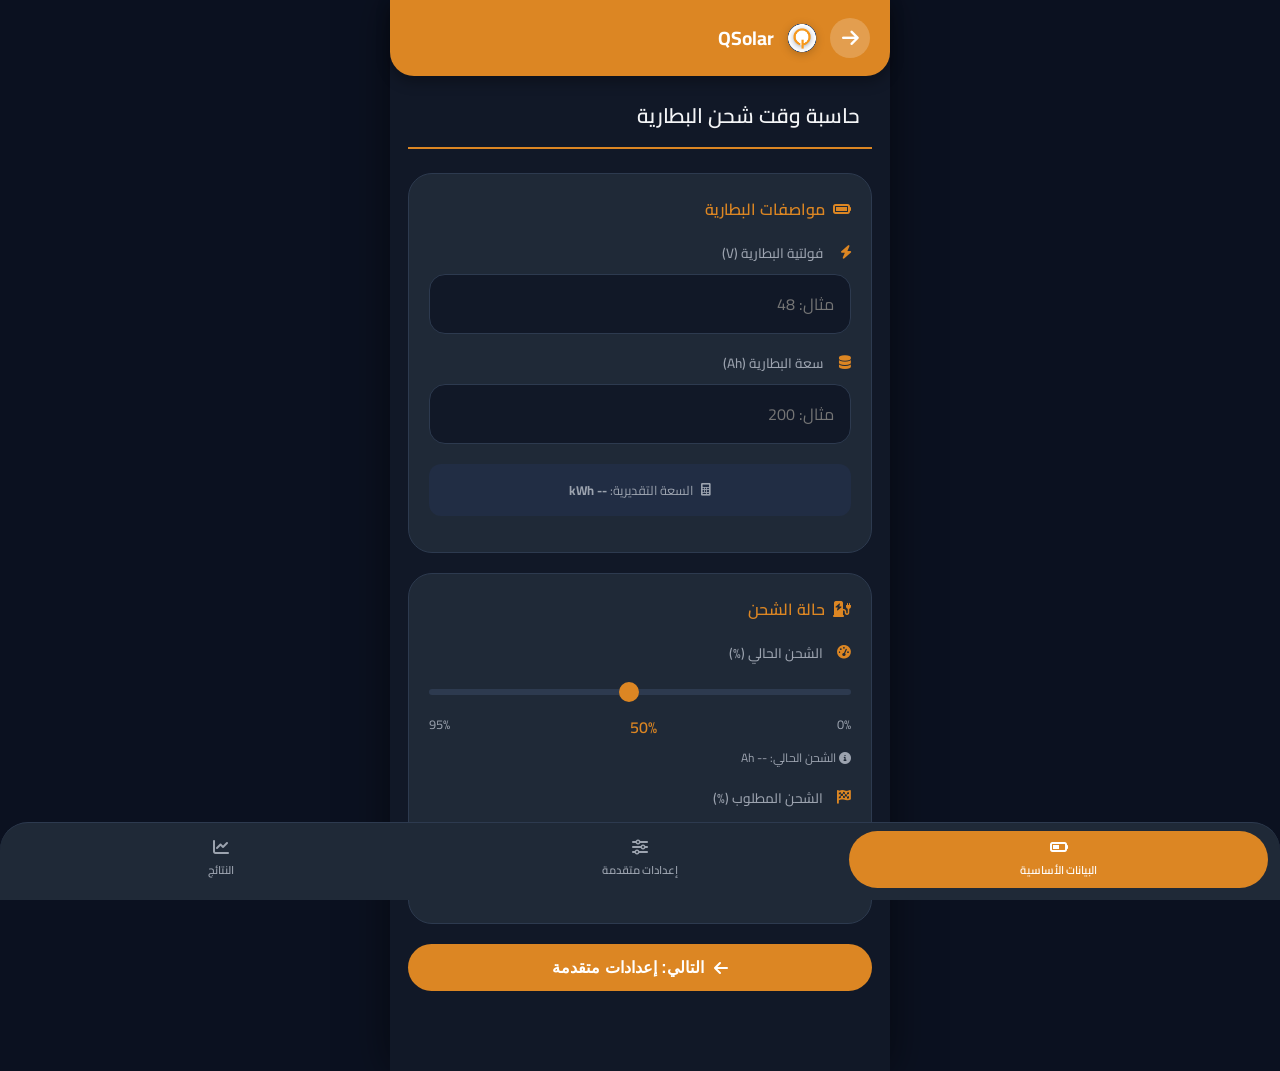
<file: battery-charge-time.html>
<!DOCTYPE html>
<html lang="ar" dir="rtl">

<head>
    <meta charset="UTF-8">
    <meta name="viewport" content="width=device-width, initial-scale=1.0, viewport-fit=cover, user-scalable=no">
    <title>QSolar | حاسبة وقت شحن البطارية</title>
    <link rel="icon" type="image/x-icon" href="1774361357592.png">
    <link rel="preconnect" href="https://fonts.googleapis.com">
    <link rel="preconnect" href="https://fonts.gstatic.com" crossorigin>
    <link
        href="https://fonts.googleapis.com/css2?family=Cairo:wght@400;500;600;700&family=Inter:opsz,wght@14..32,400;14..32,500;14..32,600;14..32,700&display=swap"
        rel="stylesheet">
    <link rel="stylesheet" href="https://cdnjs.cloudflare.com/ajax/libs/font-awesome/6.0.0-beta3/css/all.min.css">
    <style>
        * {
            margin: 0;
            padding: 0;
            box-sizing: border-box;
        }

        :root {
            --primary: #DC8623;
            --primary-dark: #b56c1c;
            --primary-light: #f0a450;
            --secondary: #2E438F;
            --secondary-dark: #1f2f63;
            --bg-dark: #0B1120;
            --surface: #111827;
            --surface-light: #1F2937;
            --surface-lighter: #2D3A4F;
            --text-primary: #F3F4F6;
            --text-secondary: #9CA3AF;
            --success: #10B981;
            --danger: #EF4444;
            --warning: #F59E0B;
            --info: #3B82F6;
            --border: #2D3A4F;
            --transition: all 0.25s cubic-bezier(0.2, 0, 0, 1);
        }

        body {
            font-family: 'Cairo', sans-serif;
            background: var(--bg-dark);
            color: var(--text-primary);
            min-height: 100vh;
            direction: rtl;
        }

        .app-container {
            width: 100%;
            max-width: 500px;
            margin: 0 auto;
            background: var(--surface);
            min-height: 100vh;
            display: flex;
            flex-direction: column;
            position: relative;
            box-shadow: 0 0 40px rgba(0, 0, 0, 0.5);
        }

        .header {
            background: var(--primary);
            padding: 18px 20px;
            display: flex;
            justify-content: space-between;
            align-items: center;
            border-bottom-left-radius: 24px;
            border-bottom-right-radius: 24px;
            box-shadow: 0 6px 14px rgba(0, 0, 0, 0.3);
        }

        .logo-area {
            display: flex;
            align-items: center;
            gap: 10px;
        }

        .back-button {
            background: rgba(255, 255, 255, 0.2);
            border: none;
            width: 40px;
            height: 40px;
            border-radius: 30px;
            color: white;
            font-size: 1.2rem;
            cursor: pointer;
            transition: var(--transition);
            display: flex;
            align-items: center;
            justify-content: center;
        }

        .back-button:active {
            transform: scale(0.95);
            background: rgba(255, 255, 255, 0.3);
        }

        .logo-icon {
            width: 36px;
            height: 36px;
            background-image: url('1774361357592.png');
            background-size: contain;
            background-repeat: no-repeat;
            filter: drop-shadow(0 2px 4px rgba(0, 0, 0, 0.2));
        }

        .logo-area h1 {
            font-size: 1.2rem;
            font-weight: 700;
            color: white;
        }

        .main-content {
            flex: 1;
            padding: 20px 18px;
            overflow-y: auto;
            padding-bottom: 80px;
        }

        .tool-title {
            display: flex;
            align-items: center;
            gap: 12px;
            margin-bottom: 24px;
            padding-bottom: 12px;
            border-bottom: 2px solid var(--primary);
        }

        .tool-title i {
            font-size: 2rem;
            color: var(--primary);
        }

        .tool-title h2 {
            font-size: 1.3rem;
            font-weight: 600;
        }

        .steps-container {
            position: fixed;
            bottom: 0;
            left: 0;
            width: 100%;
            background: var(--surface-light);
            display: flex;
            justify-content: space-around;
            border-top: 1px solid var(--border);
            padding: 8px 12px 12px;
            z-index: 20;
            border-radius: 28px 28px 0 0;
        }

        .step {
            flex: 1;
            text-align: center;
            padding: 8px 4px;
            border-radius: 32px;
            cursor: pointer;
            transition: var(--transition);
            font-size: 0.7rem;
            font-weight: 600;
            color: var(--text-secondary);
        }

        .step.active {
            background: var(--primary);
            color: white;
        }

        .step.completed {
            color: var(--success);
        }

        .step i {
            display: block;
            font-size: 1rem;
            margin-bottom: 4px;
        }

        .card {
            background: var(--surface-light);
            border-radius: 24px;
            padding: 20px;
            margin-bottom: 20px;
            border: 1px solid var(--border);
        }

        .card-title {
            font-size: 1rem;
            font-weight: 600;
            margin-bottom: 16px;
            display: flex;
            align-items: center;
            gap: 8px;
            color: var(--primary);
        }

        .field {
            margin-bottom: 16px;
        }

        .field label {
            display: flex;
            align-items: center;
            gap: 8px;
            font-size: 0.85rem;
            font-weight: 500;
            margin-bottom: 8px;
            color: var(--text-secondary);
        }

        .field label i {
            color: var(--primary);
            width: 20px;
        }

        .input-field {
            background: var(--surface);
            border: 1px solid var(--border);
            border-radius: 16px;
            padding: 14px 16px;
            width: 100%;
            color: var(--text-primary);
            font-size: 1rem;
            font-family: inherit;
            transition: var(--transition);
        }

        .input-field:focus {
            outline: none;
            border-color: var(--primary);
            box-shadow: 0 0 0 3px rgba(220, 134, 35, 0.15);
        }

        .input-field[readonly] {
            background: var(--surface-lighter);
            opacity: 0.7;
            cursor: default;
        }

        .row-2 {
            display: grid;
            grid-template-columns: 1fr 1fr;
            gap: 12px;
        }

        .info-badge {
            display: inline-block;
            background: var(--secondary);
            padding: 4px 10px;
            border-radius: 20px;
            font-size: 0.7rem;
            color: white;
            margin-right: 8px;
        }

        .btn-primary {
            background: var(--primary);
            border: none;
            width: 100%;
            padding: 14px;
            border-radius: 48px;
            font-weight: bold;
            font-size: 1rem;
            color: white;
            display: flex;
            align-items: center;
            justify-content: center;
            gap: 10px;
            cursor: pointer;
            transition: var(--transition);
            margin-top: 16px;
        }

        .btn-primary:active {
            transform: scale(0.98);
        }

        .btn-primary:disabled {
            opacity: 0.5;
            cursor: not-allowed;
        }

        .btn-secondary {
            background: var(--surface-lighter);
            border: 1px solid var(--border);
            width: 100%;
            padding: 12px;
            border-radius: 48px;
            font-weight: 500;
            color: var(--text-primary);
            cursor: pointer;
            transition: var(--transition);
            margin-top: 12px;
        }

        .result-card {
            background: linear-gradient(135deg, var(--surface-light), var(--surface));
            border-radius: 24px;
            padding: 20px;
            margin-top: 20px;
            border-right: 4px solid var(--success);
            animation: fadeSlide 0.4s ease-out;
        }

        @keyframes fadeSlide {
            from {
                opacity: 0;
                transform: translateY(12px);
            }

            to {
                opacity: 1;
                transform: translateY(0);
            }
        }

        .result-title {
            display: flex;
            align-items: center;
            gap: 10px;
            font-size: 1.1rem;
            font-weight: 600;
            margin-bottom: 16px;
            padding-bottom: 12px;
            border-bottom: 1px solid var(--border);
        }

        .result-title i {
            color: var(--success);
        }

        .result-row {
            display: flex;
            justify-content: space-between;
            align-items: center;
            padding: 12px 0;
            border-bottom: 1px dashed var(--border);
        }

        .result-row:last-child {
            border-bottom: none;
        }

        .result-label {
            color: var(--text-secondary);
            font-size: 0.9rem;
            display: flex;
            align-items: center;
            gap: 6px;
        }

        .result-value {
            font-weight: 600;
            font-size: 1rem;
        }

        .result-value.highlight {
            color: var(--primary);
            font-size: 1.4rem;
            font-weight: 700;
        }

        .warning-card {
            background: rgba(245, 158, 11, 0.08);
            border-right: 4px solid var(--warning);
            padding: 14px;
            border-radius: 12px;
            margin-top: 16px;
            display: flex;
            align-items: flex-start;
            gap: 10px;
        }

        .warning-card i {
            color: var(--warning);
            font-size: 1.1rem;
            margin-top: 2px;
        }

        .info-note {
            background: rgba(46, 67, 143, 0.15);
            border-radius: 12px;
            padding: 14px;
            margin-top: 20px;
            font-size: 0.8rem;
            color: var(--text-secondary);
            display: flex;
            align-items: center;
            justify-content: center;
            gap: 8px;
        }

        .slider-container {
            margin-top: 8px;
        }

        input[type="range"] {
            -webkit-appearance: none;
            width: 100%;
            height: 6px;
            background: var(--surface-lighter);
            border-radius: 5px;
            outline: none;
        }

        input[type="range"]::-webkit-slider-thumb {
            -webkit-appearance: none;
            width: 20px;
            height: 20px;
            background: var(--primary);
            border-radius: 50%;
            cursor: pointer;
        }

        .toast {
            position: fixed;
            bottom: 90px;
            left: 50%;
            transform: translateX(-50%);
            background: var(--surface-light);
            color: white;
            padding: 12px 20px;
            border-radius: 60px;
            font-size: 0.85rem;
            z-index: 200;
            max-width: 85%;
            text-align: center;
            animation: toastSlide 0.3s ease-out;
            border: 1px solid var(--border);
        }

        @keyframes toastSlide {
            from {
                opacity: 0;
                transform: translateX(-50%) translateY(20px);
            }

            to {
                opacity: 1;
                transform: translateX(-50%) translateY(0);
            }
        }

        .hidden {
            display: none;
        }

        .formula-badge {
            background: var(--surface-lighter);
            padding: 8px 12px;
            border-radius: 12px;
            font-family: monospace;
            font-size: 0.8rem;
            margin-top: 12px;
            color: var(--info);
        }

        .error-text {
            color: var(--danger);
            font-size: 0.75rem;
            margin-top: 4px;
        }
    </style>
</head>

<body>
    <div class="app-container">
        <div class="header">
            <div class="logo-area">
                <button class="back-button" id="backBtn">
                    <i class="fas fa-arrow-right"></i>
                </button>
                <div class="logo-icon"></div>
                <h1>QSolar</h1>
            </div>
        </div>

        <div class="main-content">
            <div class="tool-title">
                <i class="fas fa-battery-charging"></i>
                <h2>حاسبة وقت شحن البطارية</h2>
            </div>

            <div id="dynamicView"></div>
        </div>
    </div>

    <script>
        (function () {
            // حالة التطبيق
            let currentStep = 1;
            let calculationResult = null;

            // القيم الافتراضية (فارغة للبيانات الأساسية)
            const defaults = {
                batteryVoltage: null,
                batteryCapacityAh: null,
                currentChargePercent: null,
                targetChargePercent: 90,
                bmsMaxCurrent: 100,
                inverterMaxCurrent: 80,
                inverterMaxPower: 5000,
                chargeEfficiency: 90,
                slowdownFactor: 10
            };

            // تخزين القيم الحالية
            let inputs = { ...defaults };

            // تحديث القيم المترابطة في النافذة الثانية
            function updateLinkedFieldsInStep2() {
                const V = inputs.batteryVoltage || 48;
                const invPower = inputs.inverterMaxPower || 5000;

                // حساب أقصى تيار من القدرة
                const maxCurrentFromPower = invPower / V;

                // تحديث حقل العرض
                const maxCurrentDisplay = document.getElementById('maxCurrentFromPowerDisplay');
                if (maxCurrentDisplay) {
                    maxCurrentDisplay.innerHTML = `<i class="fas fa-info-circle"></i> أقصى تيار متاح من القدرة: <strong>${maxCurrentFromPower.toFixed(1)} A</strong>`;
                }

                // حساب أقصى تيار نظري
                const bmsMax = inputs.bmsMaxCurrent || 100;
                const invMax = inputs.inverterMaxCurrent || 80;
                const theoreticalMax = Math.min(bmsMax, invMax, maxCurrentFromPower);

                const theoreticalDisplay = document.getElementById('theoreticalMaxDisplay');
                if (theoreticalDisplay) {
                    theoreticalDisplay.innerHTML = `<i class="fas fa-gauge-high"></i> أقصى تيار نظري: <strong>${theoreticalMax.toFixed(1)} A</strong>`;
                }
            }

            // تحديث القيم المترابطة في النافذة الأولى
            function updateLinkedFieldsInStep1() {
                const V = parseFloat(document.getElementById('batteryVoltage')?.value) || 0;
                const Ah = parseFloat(document.getElementById('batteryCapacityAh')?.value) || 0;

                if (V > 0 && Ah > 0) {
                    const capacityKwh = (Ah * V) / 1000;
                    const kwhDisplay = document.getElementById('capacityKwhDisplay');
                    if (kwhDisplay) {
                        kwhDisplay.innerHTML = `<i class="fas fa-calculator"></i> السعة التقديرية: <strong>${capacityKwh.toFixed(2)} kWh</strong>`;
                    }
                }

                // تحديث الشحن الحالي بـ Ah من النسبة المئوية
                const percent = parseFloat(document.getElementById('currentChargePercent')?.value) || 0;
                if (Ah > 0) {
                    const currentAh = (Ah * percent) / 100;
                    const ahDisplay = document.getElementById('currentChargeAhDisplay');
                    if (ahDisplay) {
                        ahDisplay.innerHTML = `<i class="fas fa-info-circle"></i> الشحن الحالي: ${currentAh.toFixed(1)} Ah`;
                    }
                }
            }

            // التحقق من صحة البيانات الأساسية
            function validateBasicInputs() {
                const V = inputs.batteryVoltage;
                const Ah = inputs.batteryCapacityAh;
                const currentPercent = inputs.currentChargePercent;
                const targetPercent = inputs.targetChargePercent;

                if (!V || V <= 0) {
                    showToast('الرجاء إدخال فولتية البطارية');
                    return false;
                }
                if (!Ah || Ah <= 0) {
                    showToast('الرجاء إدخال سعة البطارية');
                    return false;
                }
                if (currentPercent === null || currentPercent === undefined || currentPercent < 0 || currentPercent > 100) {
                    showToast('الرجاء إدخال نسبة الشحن الحالية (0-100%)');
                    return false;
                }
                if (currentPercent >= targetPercent) {
                    showToast('نسبة الشحن الحالية يجب أن تكون أقل من النسبة المطلوبة');
                    return false;
                }

                return true;
            }

            // حساب وقت الشحن
            function calculateChargingTime() {
                const V = inputs.batteryVoltage;
                const totalAh = inputs.batteryCapacityAh;
                const currentPercent = inputs.currentChargePercent;
                const targetPercent = inputs.targetChargePercent;
                const bmsMax = inputs.bmsMaxCurrent;
                const invMaxCurrent = inputs.inverterMaxCurrent;
                const invMaxPower = inputs.inverterMaxPower;
                const efficiency = (inputs.chargeEfficiency || 90) / 100;
                const slowdown = 1 + ((inputs.slowdownFactor || 10) / 100);

                // السعة الكلية
                const capacityKwh = (totalAh * V) / 1000;

                // الشحن المطلوب
                const currentAh = (totalAh * currentPercent) / 100;
                const targetAh = (totalAh * targetPercent) / 100;
                const neededAh = Math.max(0, targetAh - currentAh);
                const neededEnergy = (neededAh * V) / 1000;

                // تحديد أقصى تيار شحن
                const maxCurrentByPower = invMaxPower / V;
                const theoreticalMaxCurrent = Math.min(bmsMax, invMaxCurrent, maxCurrentByPower);

                // تيار الشحن الفعلي (بعد تطبيق معامل الإبطاء)
                const actualChargeCurrent = theoreticalMaxCurrent / slowdown;

                // قدرة الشحن
                const powerBeforeEfficiency = actualChargeCurrent * V;
                const powerAfterEfficiency = powerBeforeEfficiency * efficiency;

                // الوقت التقديري
                const hoursNeeded = neededAh / (actualChargeCurrent * efficiency);

                // تحويل الوقت إلى صيغة مقروءة
                let timeString = '';
                if (hoursNeeded <= 0 || neededAh <= 0) {
                    timeString = 'البطارية مشحونة بالكامل';
                } else if (hoursNeeded < 1) {
                    const minutes = Math.round(hoursNeeded * 60);
                    timeString = `${minutes} دقيقة`;
                } else if (hoursNeeded < 24) {
                    const hours = Math.floor(hoursNeeded);
                    const minutes = Math.round((hoursNeeded - hours) * 60);
                    timeString = `${hours} ساعة ${minutes > 0 ? `و ${minutes} دقيقة` : ''}`;
                } else {
                    const days = Math.floor(hoursNeeded / 24);
                    const remainingHours = Math.round(hoursNeeded % 24);
                    timeString = `${days} يوم ${remainingHours > 0 ? `و ${remainingHours} ساعة` : ''}`;
                }

                return {
                    capacityKwh: capacityKwh.toFixed(2),
                    currentChargeAh: currentAh.toFixed(1),
                    currentChargePercent: currentPercent.toFixed(1),
                    neededAh: neededAh.toFixed(1),
                    neededEnergy: neededEnergy.toFixed(2),
                    theoreticalMaxCurrent: theoreticalMaxCurrent.toFixed(1),
                    maxCurrentByPower: maxCurrentByPower.toFixed(1),
                    actualChargeCurrent: actualChargeCurrent.toFixed(1),
                    powerBeforeEfficiency: Math.round(powerBeforeEfficiency),
                    powerAfterEfficiency: Math.round(powerAfterEfficiency),
                    hoursNeeded: hoursNeeded,
                    timeString: timeString,
                    efficiency: (efficiency * 100).toFixed(0),
                    slowdown: slowdown.toFixed(2)
                };
            }

            function showToast(message) {
                let toast = document.querySelector('.toast');
                if (toast) toast.remove();
                const div = document.createElement('div');
                div.className = 'toast';
                div.innerText = message;
                document.body.appendChild(div);
                setTimeout(() => div.remove(), 3000);
            }

            // عرض الخطوة الأولى (إدخال البيانات الأساسية)
            function renderStep1() {
                const html = `
                <div class="steps-container">
                    <div class="step active" onclick="goToStep(1)">
                        <i class="fas fa-battery-half"></i>
                        <span>البيانات الأساسية</span>
                    </div>
                    <div class="step" onclick="goToStep(2)">
                        <i class="fas fa-sliders-h"></i>
                        <span>إعدادات متقدمة</span>
                    </div>
                    <div class="step" onclick="goToStep(3)">
                        <i class="fas fa-chart-line"></i>
                        <span>النتائج</span>
                    </div>
                </div>

                <div class="card">
                    <div class="card-title">
                        <i class="fas fa-battery-full"></i>
                        <span>مواصفات البطارية</span>
                    </div>
                    
                    <div class="field">
                        <label><i class="fas fa-bolt"></i> فولتية البطارية (V)</label>
                        <input type="number" id="batteryVoltage" class="input-field" placeholder="مثال: 48" value="${inputs.batteryVoltage || ''}" step="1" min="12" max="1000" oninput="updateLinkedFieldsInStep1()">
                    </div>
                    
                    <div class="field">
                        <label><i class="fas fa-database"></i> سعة البطارية (Ah)</label>
                        <input type="number" id="batteryCapacityAh" class="input-field" placeholder="مثال: 200" value="${inputs.batteryCapacityAh || ''}" step="10" min="10" max="10000" oninput="updateLinkedFieldsInStep1()">
                    </div>
                    
                    <div class="info-note" style="margin-bottom: 16px;" id="capacityKwhDisplay">
                        <i class="fas fa-calculator"></i>
                        <span>السعة التقديرية: <strong>-- kWh</strong></span>
                    </div>
                </div>

                <div class="card">
                    <div class="card-title">
                        <i class="fas fa-charging-station"></i>
                        <span>حالة الشحن</span>
                    </div>
                    
                    <div class="field">
                        <label><i class="fas fa-gauge-high"></i> الشحن الحالي (%)</label>
                        <div class="slider-container">
                            <input type="range" id="currentChargePercent" min="0" max="95" value="${inputs.currentChargePercent || 50}" step="5" 
                                   oninput="document.getElementById('currentPercentDisplay').innerText = this.value + '%'; updateLinkedFieldsInStep1()">
                        </div>
                        <div style="display: flex; justify-content: space-between; margin-top: 8px;">
                            <span style="font-size: 0.8rem; color: var(--text-secondary);">0%</span>
                            <span id="currentPercentDisplay" style="font-weight: 600; color: var(--primary);">${inputs.currentChargePercent || 50}%</span>
                            <span style="font-size: 0.8rem; color: var(--text-secondary);">95%</span>
                        </div>
                        <div id="currentChargeAhDisplay" style="margin-top: 4px; font-size: 0.75rem; color: var(--text-secondary);">
                            <i class="fas fa-info-circle"></i> الشحن الحالي: -- Ah
                        </div>
                    </div>
                    
                    <div class="field">
                        <label><i class="fas fa-flag-checkered"></i> الشحن المطلوب (%)</label>
                        <div class="slider-container">
                            <input type="range" id="targetChargePercent" min="50" max="100" value="${inputs.targetChargePercent || 90}" step="5" 
                                   oninput="document.getElementById('targetPercentDisplay').innerText = this.value + '%'">
                        </div>
                        <div style="display: flex; justify-content: space-between; margin-top: 8px;">
                            <span style="font-size: 0.8rem; color: var(--text-secondary);">50%</span>
                            <span id="targetPercentDisplay" style="font-weight: 600; color: var(--primary);">${inputs.targetChargePercent || 90}%</span>
                            <span style="font-size: 0.8rem; color: var(--text-secondary);">100%</span>
                        </div>
                    </div>
                </div>

                <button class="btn-primary" id="nextToStep2Btn" onclick="saveStep1AndNext()">
                    <i class="fas fa-arrow-left"></i> التالي: إعدادات متقدمة
                </button>
            `;

                document.getElementById('dynamicView').innerHTML = html;
                setTimeout(updateLinkedFieldsInStep1, 50);
            }

            // عرض الخطوة الثانية (الإعدادات المتقدمة)
            function renderStep2() {
                const V = inputs.batteryVoltage || 48;
                const invPower = inputs.inverterMaxPower || 5000;
                const maxCurrentFromPower = invPower / V;
                const bmsMax = inputs.bmsMaxCurrent || 100;
                const invMax = inputs.inverterMaxCurrent || 80;
                const theoreticalMax = Math.min(bmsMax, invMax, maxCurrentFromPower);

                const html = `
                <div class="steps-container">
                    <div class="step completed" onclick="goToStep(1)">
                        <i class="fas fa-battery-half"></i>
                        <span>البيانات الأساسية</span>
                    </div>
                    <div class="step active" onclick="goToStep(2)">
                        <i class="fas fa-sliders-h"></i>
                        <span>إعدادات متقدمة</span>
                    </div>
                    <div class="step" onclick="goToStep(3)">
                        <i class="fas fa-chart-line"></i>
                        <span>النتائج</span>
                    </div>
                </div>

                <div class="card">
                    <div class="card-title">
                        <i class="fas fa-microchip"></i>
                        <span>حدود نظام الشحن</span>
                    </div>
                    
                    <div class="field">
                        <label><i class="fas fa-shield"></i> أقصى تيار شحن BMS (A)</label>
                        <input type="number" id="bmsMaxCurrent" class="input-field" value="${inputs.bmsMaxCurrent || 100}" step="5" min="10" max="500" oninput="updateLinkedFieldsInStep2()">
                    </div>
                    
                    <div class="field">
                        <label><i class="fas fa-power-off"></i> أقصى تيار شحن من الانفرتر (A)</label>
                        <input type="number" id="inverterMaxCurrent" class="input-field" value="${inputs.inverterMaxCurrent || 80}" step="5" min="10" max="500" oninput="updateLinkedFieldsInStep2()">
                    </div>
                    
                    <div class="field">
                        <label><i class="fas fa-bolt"></i> أقصى قدرة شحن من الانفرتر (W)</label>
                        <input type="number" id="inverterMaxPower" class="input-field" value="${inputs.inverterMaxPower || 5000}" step="100" min="500" max="20000" oninput="updateLinkedFieldsInStep2()">
                        <div id="maxCurrentFromPowerDisplay" style="margin-top: 4px; font-size: 0.75rem; color: var(--text-secondary);">
                            <i class="fas fa-info-circle"></i> أقصى تيار متاح من القدرة: <strong>${maxCurrentFromPower.toFixed(1)} A</strong>
                        </div>
                    </div>
                    
                    <div class="info-note" style="margin-bottom: 16px;" id="theoreticalMaxDisplay">
                        <i class="fas fa-gauge-high"></i>
                        <span>أقصى تيار نظري: <strong>${theoreticalMax.toFixed(1)} A</strong></span>
                    </div>
                </div>

                <div class="card">
                    <div class="card-title">
                        <i class="fas fa-gear"></i>
                        <span>معاملات الشحن</span>
                    </div>
                    
                    <div class="field">
                        <label><i class="fas fa-percent"></i> كفاءة الشحن (%)</label>
                        <div class="slider-container">
                            <input type="range" id="chargeEfficiency" min="70" max="98" value="${inputs.chargeEfficiency || 90}" step="1"
                                   oninput="document.getElementById('efficiencyDisplay').innerText = this.value + '%'">
                        </div>
                        <div style="display: flex; justify-content: space-between; margin-top: 8px;">
                            <span style="font-size: 0.8rem; color: var(--text-secondary);">70%</span>
                            <span id="efficiencyDisplay" style="font-weight: 600; color: var(--primary);">${inputs.chargeEfficiency || 90}%</span>
                            <span style="font-size: 0.8rem; color: var(--text-secondary);">98%</span>
                        </div>
                    </div>
                    
                    <div class="field">
                        <label><i class="fas fa-turtle"></i> معامل الإبطاء (%)</label>
                        <div class="slider-container">
                            <input type="range" id="slowdownFactor" min="0" max="30" value="${inputs.slowdownFactor || 10}" step="5"
                                   oninput="document.getElementById('slowdownDisplay').innerText = this.value + '%'">
                        </div>
                        <div style="display: flex; justify-content: space-between; margin-top: 8px;">
                            <span style="font-size: 0.8rem; color: var(--text-secondary);">0% (بدون إبطاء)</span>
                            <span id="slowdownDisplay" style="font-weight: 600; color: var(--primary);">${inputs.slowdownFactor || 10}%</span>
                            <span style="font-size: 0.8rem; color: var(--text-secondary);">30%</span>
                        </div>
                        <div style="margin-top: 8px; font-size: 0.75rem; color: var(--text-secondary);">
                            <i class="fas fa-info-circle"></i> معامل الإبطاء يراعي عوامل مثل الحرارة وعمر البطارية
                        </div>
                    </div>
                </div>

                <button class="btn-primary" onclick="saveStep2AndCalculate()">
                    <i class="fas fa-calculator"></i> احسب وقت الشحن
                </button>
                <button class="btn-secondary" onclick="goToStep(1)">
                    <i class="fas fa-arrow-right"></i> العودة للبيانات الأساسية
                </button>
            `;

                document.getElementById('dynamicView').innerHTML = html;
            }

            // عرض الخطوة الثالثة (النتائج)
            function renderStep3() {
                if (!calculationResult) {
                    calculationResult = calculateChargingTime();
                }

                const r = calculationResult;

                const html = `
                <div class="steps-container">
                    <div class="step completed" onclick="goToStep(1)">
                        <i class="fas fa-battery-half"></i>
                        <span>البيانات الأساسية</span>
                    </div>
                    <div class="step completed" onclick="goToStep(2)">
                        <i class="fas fa-sliders-h"></i>
                        <span>إعدادات متقدمة</span>
                    </div>
                    <div class="step active" onclick="goToStep(3)">
                        <i class="fas fa-chart-line"></i>
                        <span>النتائج</span>
                    </div>
                </div>

                <div class="result-card">
                    <div class="result-title">
                        <i class="fas fa-clock"></i>
                        <span>الوقت التقديري للشحن</span>
                    </div>
                    
                    <div class="result-row">
                        <span class="result-label"><i class="fas fa-hourglass-half"></i> الوقت المطلوب:</span>
                        <span class="result-value highlight">${r.timeString}</span>
                    </div>
                </div>

                <div class="card">
                    <div class="card-title">
                        <i class="fas fa-chart-simple"></i>
                        <span>ملخص الحساب</span>
                    </div>
                    
                    <div class="result-row">
                        <span class="result-label"><i class="fas fa-battery-full"></i> سعة البطارية:</span>
                        <span class="result-value">${inputs.batteryCapacityAh} Ah / ${r.capacityKwh} kWh</span>
                    </div>
                    
                    <div class="result-row">
                        <span class="result-label"><i class="fas fa-gauge"></i> الشحن الحالي:</span>
                        <span class="result-value">${r.currentChargeAh} Ah (${r.currentChargePercent}%)</span>
                    </div>
                    
                    <div class="result-row">
                        <span class="result-label"><i class="fas fa-bolt"></i> الشحن المطلوب:</span>
                        <span class="result-value">${r.neededAh} Ah / ${r.neededEnergy} kWh</span>
                    </div>
                    
                    <div class="result-row">
                        <span class="result-label"><i class="fas fa-microchip"></i> تيار الشحن الفعلي:</span>
                        <span class="result-value">${r.actualChargeCurrent} A</span>
                    </div>
                    
                    <div class="result-row">
                        <span class="result-label"><i class="fas fa-charging-station"></i> قدرة الشحن:</span>
                        <span class="result-value">${r.powerAfterEfficiency} W (بعد ${r.efficiency}% كفاءة)</span>
                    </div>
                </div>

                <div class="card">
                    <div class="card-title">
                        <i class="fas fa-calculator"></i>
                        <span>تفاصيل الحساب</span>
                    </div>
                    
                    <div class="formula-badge">
                        <i class="fas fa-equals"></i> تيار الشحن الفعلي = ${r.theoreticalMaxCurrent} ÷ ${r.slowdown} = ${r.actualChargeCurrent} A
                    </div>
                    
                    <div class="formula-badge">
                        <i class="fas fa-equals"></i> وقت الشحن = ${r.neededAh} ÷ (${r.actualChargeCurrent} × ${(r.efficiency / 100).toFixed(2)}) = ${r.hoursNeeded.toFixed(1)} ساعة
                    </div>
                    
                    ${r.hoursNeeded > 8 ? `
                    <div class="warning-card">
                        <i class="fas fa-exclamation-triangle"></i>
                        <span>وقت الشحن طويل نسبياً. قد تحتاج إلى زيادة تيار الشحن أو تقليل معامل الإبطاء.</span>
                    </div>
                    ` : ''}
                </div>

                <button class="btn-primary" onclick="goToStep(2)">
                    <i class="fas fa-edit"></i> تعديل الإعدادات
                </button>
                <button class="btn-secondary" onclick="goToStep(1)">
                    <i class="fas fa-arrow-right"></i> تعديل البيانات الأساسية
                </button>
            `;

                document.getElementById('dynamicView').innerHTML = html;
            }

            // حفظ بيانات الخطوة الأولى
            window.saveStep1AndNext = function () {
                const V = parseFloat(document.getElementById('batteryVoltage')?.value);
                const Ah = parseFloat(document.getElementById('batteryCapacityAh')?.value);
                const currentPercent = parseFloat(document.getElementById('currentChargePercent')?.value);
                const targetPercent = parseFloat(document.getElementById('targetChargePercent')?.value);

                if (!V || V <= 0) {
                    showToast('الرجاء إدخال فولتية البطارية');
                    return;
                }
                if (!Ah || Ah <= 0) {
                    showToast('الرجاء إدخال سعة البطارية');
                    return;
                }

                inputs.batteryVoltage = V;
                inputs.batteryCapacityAh = Ah;
                inputs.currentChargePercent = currentPercent;
                inputs.targetChargePercent = targetPercent;

                if (!validateBasicInputs()) {
                    return;
                }

                goToStep(2);
            };

            // حفظ بيانات الخطوة الثانية والحساب
            window.saveStep2AndCalculate = function () {
                inputs.bmsMaxCurrent = parseFloat(document.getElementById('bmsMaxCurrent')?.value) || 100;
                inputs.inverterMaxCurrent = parseFloat(document.getElementById('inverterMaxCurrent')?.value) || 80;
                inputs.inverterMaxPower = parseFloat(document.getElementById('inverterMaxPower')?.value) || 5000;
                inputs.chargeEfficiency = parseFloat(document.getElementById('chargeEfficiency')?.value) || 90;
                inputs.slowdownFactor = parseFloat(document.getElementById('slowdownFactor')?.value) || 10;

                calculationResult = calculateChargingTime();
                goToStep(3);
            };

            // تحديث الحقول المترابطة في النافذة الثانية (للوصول العام)
            window.updateLinkedFieldsInStep2 = function () {
                const V = inputs.batteryVoltage || 48;
                const invPower = parseFloat(document.getElementById('inverterMaxPower')?.value) || 5000;

                const maxCurrentFromPower = invPower / V;
                const maxCurrentDisplay = document.getElementById('maxCurrentFromPowerDisplay');
                if (maxCurrentDisplay) {
                    maxCurrentDisplay.innerHTML = `<i class="fas fa-info-circle"></i> أقصى تيار متاح من القدرة: <strong>${maxCurrentFromPower.toFixed(1)} A</strong>`;
                }

                const bmsMax = parseFloat(document.getElementById('bmsMaxCurrent')?.value) || 100;
                const invMax = parseFloat(document.getElementById('inverterMaxCurrent')?.value) || 80;
                const theoreticalMax = Math.min(bmsMax, invMax, maxCurrentFromPower);

                const theoreticalDisplay = document.getElementById('theoreticalMaxDisplay');
                if (theoreticalDisplay) {
                    theoreticalDisplay.innerHTML = `<i class="fas fa-gauge-high"></i> أقصى تيار نظري: <strong>${theoreticalMax.toFixed(1)} A</strong>`;
                }
            };

            // تحديث الحقول المترابطة في النافذة الأولى
            window.updateLinkedFieldsInStep1 = function () {
                const V = parseFloat(document.getElementById('batteryVoltage')?.value) || 0;
                const Ah = parseFloat(document.getElementById('batteryCapacityAh')?.value) || 0;

                if (V > 0 && Ah > 0) {
                    const capacityKwh = (Ah * V) / 1000;
                    const kwhDisplay = document.getElementById('capacityKwhDisplay');
                    if (kwhDisplay) {
                        kwhDisplay.innerHTML = `<i class="fas fa-calculator"></i> السعة التقديرية: <strong>${capacityKwh.toFixed(2)} kWh</strong>`;
                    }
                }

                const percent = parseFloat(document.getElementById('currentChargePercent')?.value) || 0;
                if (Ah > 0) {
                    const currentAh = (Ah * percent) / 100;
                    const ahDisplay = document.getElementById('currentChargeAhDisplay');
                    if (ahDisplay) {
                        ahDisplay.innerHTML = `<i class="fas fa-info-circle"></i> الشحن الحالي: ${currentAh.toFixed(1)} Ah`;
                    }
                }
            };

            // التنقل بين الخطوات
            window.goToStep = function (step) {
                currentStep = step;

                if (step === 1) {
                    renderStep1();
                } else if (step === 2) {
                    renderStep2();
                } else if (step === 3) {
                    if (!calculationResult) {
                        calculationResult = calculateChargingTime();
                    }
                    renderStep3();
                }
            };

            // زر العودة للصفحة الرئيسية
            document.getElementById('backBtn').addEventListener('click', () => {
                if (confirm('هل تريد العودة للصفحة الرئيسية؟')) {
                    window.location.href = 'main.html';
                }
            });

            // منع القائمة المنبثقة
            document.addEventListener('contextmenu', e => e.preventDefault());

            // بدء التطبيق
            renderStep1();

            // منع الخروج بزر الرجوع
            let backPressCount = 0;
            let timeoutId = null;
            history.pushState(null, null, location.href);

            window.addEventListener('popstate', function () {
                history.pushState(null, null, location.href);
                backPressCount++;

                if (backPressCount === 1) {
                    showToast('اضغط مرة أخرى للخروج');
                    timeoutId = setTimeout(() => { backPressCount = 0; }, 2000);
                } else if (backPressCount >= 2) {
                    clearTimeout(timeoutId);
                    window.close();
                }
            });
        })();
    </script>
</body>

</html>
</file>
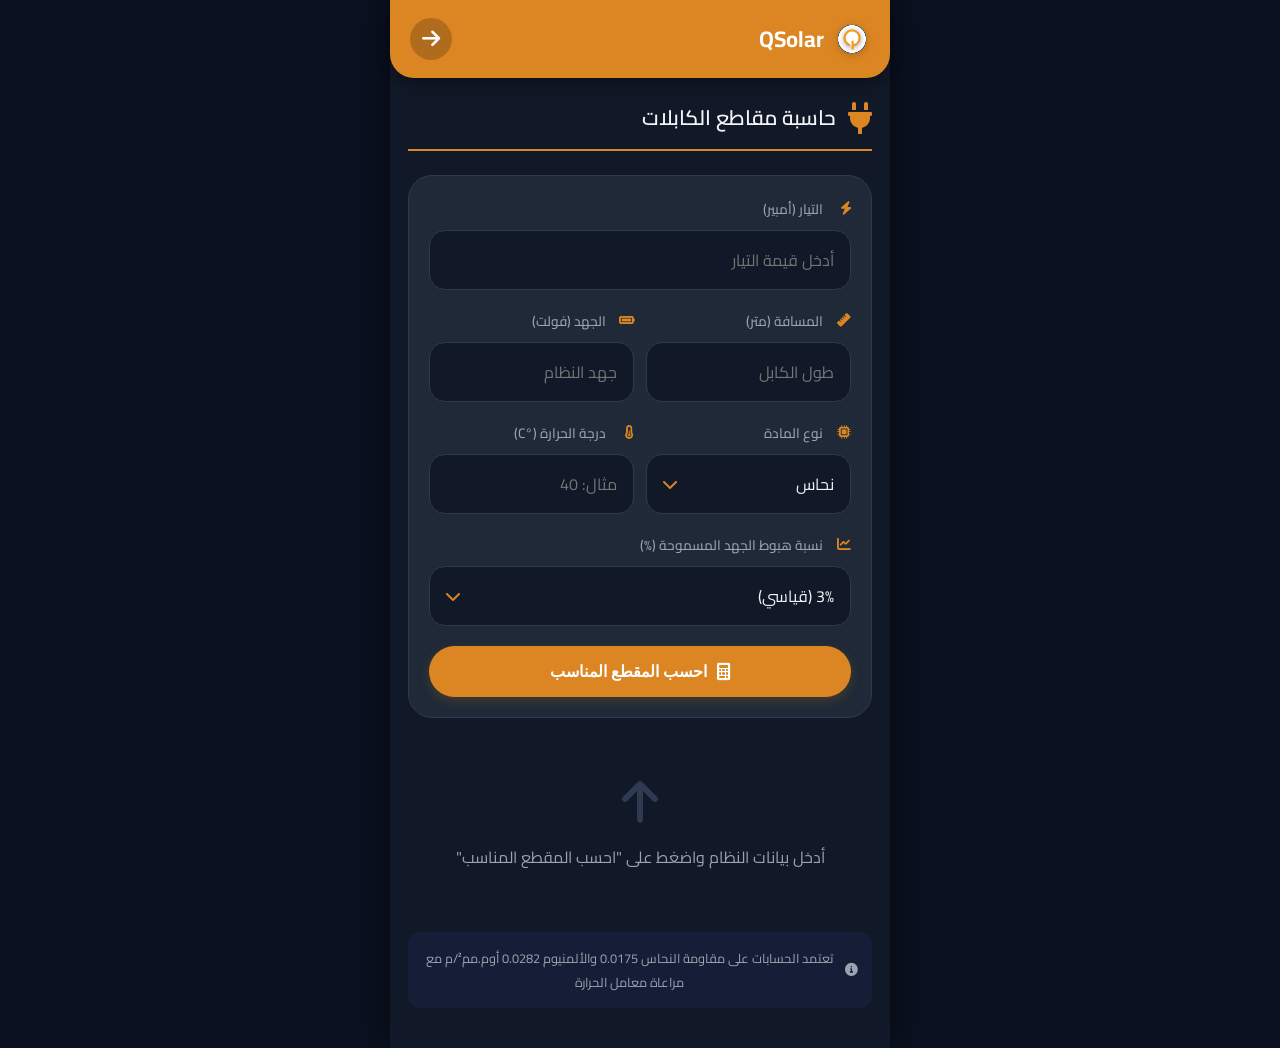
<file: cable-sizer.html>
<!DOCTYPE html>
<html lang="ar" dir="rtl">

<head>
    <meta charset="UTF-8">
    <meta name="viewport" content="width=device-width, initial-scale=1.0, viewport-fit=cover, user-scalable=no">
    <title>QSolar | حاسبة مقاطع الكابلات</title>
    <link rel="preconnect" href="https://fonts.googleapis.com">
    <link rel="preconnect" href="https://fonts.gstatic.com" crossorigin>
    <link
        href="https://fonts.googleapis.com/css2?family=Cairo:wght@400;500;600;700&family=Inter:opsz,wght@14..32,400;14..32,500;14..32,600;14..32,700&display=swap"
        rel="stylesheet">
    <link rel="stylesheet" href="https://cdnjs.cloudflare.com/ajax/libs/font-awesome/6.0.0-beta3/css/all.min.css">
    <style>
        * {
            margin: 0;
            padding: 0;
            box-sizing: border-box;
        }

        :root {
            --primary: #DC8623;
            --primary-dark: #b56c1c;
            --secondary: #2E438F;
            --secondary-dark: #1f2f63;
            --bg-dark: #0B1120;
            --surface: #111827;
            --surface-light: #1F2937;
            --text-primary: #F3F4F6;
            --text-secondary: #9CA3AF;
            --success: #10B981;
            --danger: #EF4444;
            --warning: #F59E0B;
            --border: #2D3A4F;
            --transition: all 0.25s cubic-bezier(0.2, 0, 0, 1);
        }

        body {
            font-family: 'Cairo', sans-serif;
            background: var(--bg-dark);
            color: var(--text-primary);
            min-height: 100vh;
            direction: rtl;
        }

        .app-container {
            width: 100%;
            max-width: 500px;
            margin: 0 auto;
            background: var(--surface);
            min-height: 100vh;
            display: flex;
            flex-direction: column;
            position: relative;
            box-shadow: 0 0 40px rgba(0, 0, 0, 0.5);
        }

        .header {
            background: var(--primary);
            padding: 18px 20px;
            display: flex;
            justify-content: space-between;
            align-items: center;
            border-bottom-left-radius: 24px;
            border-bottom-right-radius: 24px;
            box-shadow: 0 6px 14px rgba(0, 0, 0, 0.3);
        }

        .logo-area {
            display: flex;
            align-items: center;
            gap: 10px;
        }

        .logo-icon {
            width: 36px;
            height: 36px;
            background-image: url('1774361357592.png');
            background-size: contain;
            background-repeat: no-repeat;
            filter: drop-shadow(0 2px 4px rgba(0, 0, 0, 0.2));
        }

        .logo-area h1 {
            font-size: 1.4rem;
            font-weight: 700;
            color: white;
        }

        .back-btn {
            background: rgba(0, 0, 0, 0.2);
            border: none;
            width: 42px;
            height: 42px;
            border-radius: 30px;
            color: white;
            font-size: 1.3rem;
            cursor: pointer;
            transition: var(--transition);
            display: flex;
            align-items: center;
            justify-content: center;
        }

        .back-btn:active {
            transform: scale(0.92);
            background: rgba(0, 0, 0, 0.4);
        }

        .main-content {
            flex: 1;
            padding: 20px 18px;
            overflow-y: auto;
            padding-bottom: 40px;
        }

        .tool-title {
            display: flex;
            align-items: center;
            gap: 12px;
            margin-bottom: 24px;
            padding-bottom: 12px;
            border-bottom: 2px solid var(--primary);
        }

        .tool-title i {
            font-size: 2rem;
            color: var(--primary);
        }

        .tool-title h2 {
            font-size: 1.3rem;
            font-weight: 600;
        }

        .input-card {
            background: var(--surface-light);
            border-radius: 24px;
            padding: 20px;
            margin-bottom: 20px;
            border: 1px solid var(--border);
            transition: var(--transition);
        }

        .input-group {
            margin-bottom: 18px;
        }

        .input-group label {
            display: flex;
            align-items: center;
            gap: 8px;
            font-size: 0.85rem;
            font-weight: 500;
            margin-bottom: 8px;
            color: var(--text-secondary);
        }

        .input-group label i {
            color: var(--primary);
            width: 20px;
        }

        .input-field {
            background: var(--surface);
            border: 1px solid var(--border);
            border-radius: 16px;
            padding: 14px 16px;
            width: 100%;
            color: var(--text-primary);
            font-size: 1rem;
            font-family: inherit;
            transition: var(--transition);
        }

        .input-field:focus {
            outline: none;
            border-color: var(--primary);
            box-shadow: 0 0 0 3px rgba(220, 134, 35, 0.15);
        }

        .input-field[type="number"] {
            -moz-appearance: textfield;
        }

        .input-field[type="number"]::-webkit-inner-spin-button,
        .input-field[type="number"]::-webkit-outer-spin-button {
            -webkit-appearance: none;
            margin: 0;
        }

        .row-2 {
            display: grid;
            grid-template-columns: 1fr 1fr;
            gap: 12px;
        }

        /* Custom Select */
        .custom-select {
            position: relative;
            width: 100%;
        }

        .select-selected {
            background: var(--surface);
            border: 1px solid var(--border);
            border-radius: 16px;
            padding: 14px 16px;
            color: var(--text-primary);
            cursor: pointer;
            display: flex;
            justify-content: space-between;
            align-items: center;
            transition: var(--transition);
        }

        .select-selected i {
            color: var(--primary);
            transition: var(--transition);
        }

        .select-selected:active {
            border-color: var(--primary);
        }

        .select-items {
            position: absolute;
            background: var(--surface);
            top: calc(100% + 4px);
            left: 0;
            right: 0;
            z-index: 99;
            border: 1px solid var(--border);
            border-radius: 16px;
            max-height: 220px;
            overflow-y: auto;
            box-shadow: 0 8px 20px rgba(0, 0, 0, 0.5);
            opacity: 0;
            visibility: hidden;
            transform: translateY(-8px);
            transition: all 0.2s ease;
        }

        .select-items.show {
            opacity: 1;
            visibility: visible;
            transform: translateY(0);
        }

        .select-item {
            padding: 14px 16px;
            cursor: pointer;
            border-bottom: 1px solid var(--border);
            transition: background 0.15s;
            color: var(--text-primary);
        }

        .select-item:last-child {
            border-bottom: none;
        }

        .select-item:hover {
            background: var(--primary);
            color: white;
        }

        .select-item.selected-active {
            background: var(--primary-dark);
            color: white;
        }

        .calculate-btn {
            background: var(--primary);
            border: none;
            width: 100%;
            padding: 16px;
            border-radius: 48px;
            font-weight: bold;
            font-size: 1rem;
            color: white;
            display: flex;
            align-items: center;
            justify-content: center;
            gap: 10px;
            cursor: pointer;
            transition: var(--transition);
            margin-top: 20px;
            box-shadow: 0 4px 12px rgba(220, 134, 35, 0.2);
        }

        .calculate-btn:active {
            transform: scale(0.97);
            box-shadow: 0 2px 6px rgba(220, 134, 35, 0.2);
        }

        .calculate-btn i {
            font-size: 1.1rem;
        }

        .result-card {
            background: var(--surface-light);
            border-radius: 24px;
            padding: 20px;
            margin-top: 20px;
            border-right: 4px solid var(--success);
            animation: fadeSlide 0.4s ease-out;
        }

        @keyframes fadeSlide {
            from {
                opacity: 0;
                transform: translateY(12px);
            }

            to {
                opacity: 1;
                transform: translateY(0);
            }
        }

        .result-title {
            display: flex;
            align-items: center;
            gap: 10px;
            font-size: 1.1rem;
            font-weight: 600;
            margin-bottom: 16px;
            padding-bottom: 12px;
            border-bottom: 1px solid var(--border);
        }

        .result-title i {
            color: var(--success);
        }

        .result-row {
            display: flex;
            justify-content: space-between;
            align-items: center;
            padding: 12px 0;
            border-bottom: 1px dashed var(--border);
        }

        .result-row:last-child {
            border-bottom: none;
        }

        .result-label {
            color: var(--text-secondary);
            font-size: 0.9rem;
            display: flex;
            align-items: center;
            gap: 6px;
        }

        .result-value {
            font-weight: 600;
            font-size: 1rem;
        }

        .result-value.highlight {
            color: var(--primary);
            font-size: 1.3rem;
            font-weight: 700;
        }

        .diameter-highlight {
            color: var(--primary);
            font-weight: 700;
            background: rgba(220, 134, 35, 0.15);
            padding: 2px 8px;
            border-radius: 20px;
            margin-right: 6px;
        }

        .warning-box {
            background: rgba(245, 158, 11, 0.08);
            border-right: 4px solid var(--warning);
            padding: 14px;
            border-radius: 12px;
            margin-top: 16px;
            display: flex;
            align-items: flex-start;
            gap: 10px;
        }

        .warning-box i {
            color: var(--warning);
            font-size: 1.1rem;
            margin-top: 2px;
        }

        .info-note {
            background: rgba(46, 67, 143, 0.15);
            border-radius: 12px;
            padding: 14px;
            margin-top: 20px;
            font-size: 0.8rem;
            color: var(--text-secondary);
            text-align: center;
            display: flex;
            align-items: center;
            justify-content: center;
            gap: 8px;
        }

        .empty-state {
            text-align: center;
            padding: 40px 20px;
            color: var(--text-secondary);
        }

        .empty-state i {
            font-size: 3rem;
            color: var(--border);
            margin-bottom: 16px;
        }

        .toast {
            position: fixed;
            bottom: 30px;
            left: 50%;
            transform: translateX(-50%);
            background: var(--surface-light);
            backdrop-filter: blur(12px);
            color: white;
            padding: 12px 20px;
            border-radius: 60px;
            font-size: 0.85rem;
            z-index: 200;
            max-width: 85%;
            text-align: center;
            animation: toastSlide 0.3s ease-out;
            border: 1px solid var(--border);
            box-shadow: 0 8px 20px rgba(0, 0, 0, 0.3);
        }

        @keyframes toastSlide {
            from {
                opacity: 0;
                transform: translateX(-50%) translateY(20px);
            }

            to {
                opacity: 1;
                transform: translateX(-50%) translateY(0);
            }
        }

        .hidden {
            display: none;
        }
    </style>
</head>

<body>
    <div class="app-container">
        <div class="header">
            <div class="logo-area">
                <div class="logo-icon"></div>
                <h1>QSolar</h1>
            </div>
            <button class="back-btn" id="backBtn">
                <i class="fas fa-arrow-right"></i>
            </button>
        </div>

        <div class="main-content">
            <div class="tool-title">
                <i class="fas fa-plug"></i>
                <h2>حاسبة مقاطع الكابلات</h2>
            </div>

            <div class="input-card">
                <div class="input-group">
                    <label><i class="fas fa-bolt"></i> التيار (أمبير)</label>
                    <input type="number" id="current" class="input-field" placeholder="أدخل قيمة التيار" min="0.1"
                        step="0.1">
                </div>

                <div class="row-2">
                    <div class="input-group">
                        <label><i class="fas fa-ruler"></i> المسافة (متر)</label>
                        <input type="number" id="distance" class="input-field" placeholder="طول الكابل" min="0.1"
                            step="0.1">
                    </div>
                    <div class="input-group">
                        <label><i class="fas fa-battery-full"></i> الجهد (فولت)</label>
                        <input type="number" id="voltage" class="input-field" placeholder="جهد النظام" min="1" step="1">
                    </div>
                </div>

                <div class="row-2">
                    <div class="input-group">
                        <label><i class="fas fa-microchip"></i> نوع المادة</label>
                        <div class="custom-select" id="materialSelect">
                            <div class="select-selected" id="materialSelected">
                                <span id="materialText">نحاس</span>
                                <i class="fas fa-chevron-down"></i>
                            </div>
                            <div class="select-items" id="materialItems">
                                <div class="select-item" data-value="copper">نحاس </div>
                                <div class="select-item" data-value="aluminum">ألمنيوم </div>
                            </div>
                        </div>
                    </div>
                    <div class="input-group">
                        <label><i class="fas fa-thermometer-half"></i> درجة الحرارة (°C)</label>
                        <input type="number" id="temperature" class="input-field" placeholder="مثال: 40" min="-10"
                            max="80" step="1">
                    </div>
                </div>

                <div class="input-group">
                    <label><i class="fas fa-chart-line"></i> نسبة هبوط الجهد المسموحة (%)</label>
                    <div class="custom-select" id="vdSelect">
                        <div class="select-selected" id="vdSelected">
                            <span id="vdText">3% (قياسي)</span>
                            <i class="fas fa-chevron-down"></i>
                        </div>
                        <div class="select-items" id="vdItems">
                            <div class="select-item" data-value="1">1% (حرج)</div>
                            <div class="select-item" data-value="2">2% (دقيق)</div>
                            <div class="select-item" data-value="3">3% (قياسي)</div>
                            <div class="select-item" data-value="5">5% (مسموح)</div>
                        </div>
                    </div>
                </div>

                <button class="calculate-btn" id="calculateBtn">
                    <i class="fas fa-calculator"></i> احسب المقطع المناسب
                </button>
            </div>

            <div id="resultContainer">
                <div class="empty-state">
                    <i class="fas fa-arrow-up"></i>
                    <p>أدخل بيانات النظام واضغط على "احسب المقطع المناسب"</p>
                </div>
            </div>

            <div class="info-note">
                <i class="fas fa-info-circle"></i>
                <span>تعتمد الحسابات على مقاومة النحاس 0.0175 والألمنيوم 0.0282 أوم.مم²/م مع مراعاة معامل الحرارة</span>
            </div>
        </div>
    </div>

    <script>
        (function () {
            // ==================== كلاس الحساب ====================
            class CableSizer {
                constructor(current, distance, voltage, material, ambientTemp, maxVoltageDropPercent) {
                    this.current = parseFloat(current);
                    this.distance = parseFloat(distance);
                    this.voltage = parseFloat(voltage);
                    this.material = material;
                    this.ambientTemp = parseFloat(ambientTemp);
                    this.maxVoltageDropPercent = parseFloat(maxVoltageDropPercent);
                    this.resistivity = material === 'copper' ? 0.0175 : 0.0282;
                }

                calculateMinCrossSection() {
                    const maxVoltageDropVolts = (this.voltage * this.maxVoltageDropPercent) / 100;
                    return (2 * this.resistivity * this.distance * this.current) / maxVoltageDropVolts;
                }

                // حساب القطر من المساحة
                areaToDiameter(area) {
                    // قانون مساحة الدائرة: المساحة = π × (القطر/2)²
                    // إذاً: القطر = 2 × جذر(المساحة / π)
                    const diameter = 2 * Math.sqrt(area / Math.PI);
                    return diameter.toFixed(2);
                }

                roundToStandardArea(area) {
                    const standardAreas = [1.5, 2.5, 4, 6, 10, 16, 25, 35, 50, 70, 95, 120, 150, 185, 240, 300, 400, 500, 630];
                    for (let std of standardAreas) {
                        if (std >= area) return std;
                    }
                    return Math.ceil(area / 50) * 50;
                }

                calculateActualVoltageDrop(area) {
                    const resistance = (2 * this.resistivity * this.distance) / area;
                    const voltageDrop = resistance * this.current;
                    const percentage = (voltageDrop / this.voltage) * 100;
                    return { volts: voltageDrop, percentage: percentage };
                }

                calculateDeratingFactor() {
                    if (this.ambientTemp <= 30) return 1;
                    if (this.ambientTemp <= 35) return 0.94;
                    if (this.ambientTemp <= 40) return 0.87;
                    if (this.ambientTemp <= 45) return 0.79;
                    if (this.ambientTemp <= 50) return 0.71;
                    return 0.61;
                }

                getThermalCapacity(area) {
                    const capacities = {
                        1.5: 15, 2.5: 21, 4: 28, 6: 36, 10: 50, 16: 68,
                        25: 89, 35: 110, 50: 133, 70: 170, 95: 210, 120: 240,
                        150: 275, 185: 310, 240: 365, 300: 415, 400: 500, 500: 600
                    };
                    const baseCapacity = capacities[area] || (area * 1.2);
                    const derating = this.calculateDeratingFactor();
                    return (baseCapacity * derating).toFixed(0);
                }

                getRecommendation(area, actualVoltageDrop) {
                    if (actualVoltageDrop.percentage > this.maxVoltageDropPercent) {
                        return {
                            type: 'warning',
                            message: `هبوط الجهد (${actualVoltageDrop.percentage.toFixed(2)}%) أعلى من المسموح (${this.maxVoltageDropPercent}%). يفضل استخدام مقطع أكبر.`
                        };
                    }
                    if (actualVoltageDrop.percentage > this.maxVoltageDropPercent * 0.8) {
                        return {
                            type: 'info',
                            message: `هبوط الجهد قريب من الحد المسموح (${actualVoltageDrop.percentage.toFixed(2)}%). يمكن استخدام مقطع أعلى للتحسين.`
                        };
                    }
                    return {
                        type: 'success',
                        message: `هبوط الجهد ضمن الحد المسموح (${actualVoltageDrop.percentage.toFixed(2)}% < ${this.maxVoltageDropPercent}%). التصميم مناسب.`
                    };
                }

                calculatePowerLoss(area) {
                    const resistance = (2 * this.resistivity * this.distance) / area;
                    return Math.pow(this.current, 2) * resistance;
                }

                calculate() {
                    if (isNaN(this.current) || this.current <= 0) throw new Error('التيار غير صالح');
                    if (isNaN(this.distance) || this.distance <= 0) throw new Error('المسافة غير صالحة');
                    if (isNaN(this.voltage) || this.voltage <= 0) throw new Error('الجهد غير صالح');
                    if (isNaN(this.ambientTemp) || this.ambientTemp < -10 || this.ambientTemp > 80) throw new Error('درجة الحرارة غير صالحة');

                    const minArea = this.calculateMinCrossSection();
                    const recommendedArea = this.roundToStandardArea(minArea);
                    const actualDrop = this.calculateActualVoltageDrop(recommendedArea);
                    const thermalCapacity = this.getThermalCapacity(recommendedArea);
                    const powerLoss = this.calculatePowerLoss(recommendedArea);
                    const deratingFactor = this.calculateDeratingFactor();
                    const largerArea = this.roundToStandardArea(recommendedArea * 1.5);
                    const largerDrop = this.calculateActualVoltageDrop(largerArea);

                    return {
                        minArea: minArea.toFixed(2),
                        minDiameter: this.areaToDiameter(parseFloat(minArea.toFixed(2))),
                        recommendedArea: recommendedArea,
                        recommendedDiameter: this.areaToDiameter(recommendedArea),
                        actualVoltageDrop: {
                            volts: actualDrop.volts.toFixed(2),
                            percentage: actualDrop.percentage.toFixed(2)
                        },
                        thermalCapacity: thermalCapacity,
                        powerLoss: powerLoss.toFixed(1),
                        deratingFactor: deratingFactor,
                        recommendation: this.getRecommendation(recommendedArea, actualDrop),
                        alternative: {
                            area: largerArea,
                            diameter: this.areaToDiameter(largerArea),
                            voltageDrop: largerDrop.percentage.toFixed(2)
                        }
                    };
                }
            }

            // ==================== عناصر DOM ====================
            const currentInput = document.getElementById('current');
            const distanceInput = document.getElementById('distance');
            const voltageInput = document.getElementById('voltage');
            const temperatureInput = document.getElementById('temperature');
            const calculateBtn = document.getElementById('calculateBtn');
            const resultContainer = document.getElementById('resultContainer');
            const backBtn = document.getElementById('backBtn');

            // قيم افتراضية للمحددات المخصصة
            let currentMaterial = 'copper';
            let currentVD = '3';

            // ==================== القوائم المنسدلة المخصصة ====================
            function initCustomSelect(selectId, selectedId, itemsId, textId, onChange) {
                const selectEl = document.getElementById(selectId);
                const selectedEl = document.getElementById(selectedId);
                const itemsEl = document.getElementById(itemsId);
                const textEl = document.getElementById(textId);

                if (!selectEl || !selectedEl || !itemsEl) return;

                selectedEl.addEventListener('click', (e) => {
                    e.stopPropagation();
                    itemsEl.classList.toggle('show');
                    const icon = selectedEl.querySelector('i');
                    if (icon) {
                        icon.style.transform = itemsEl.classList.contains('show') ? 'rotate(180deg)' : 'rotate(0)';
                    }
                });

                itemsEl.querySelectorAll('.select-item').forEach(item => {
                    item.addEventListener('click', function () {
                        const value = this.dataset.value;
                        const text = this.textContent;
                        textEl.textContent = text;

                        itemsEl.querySelectorAll('.select-item').forEach(i => i.classList.remove('selected-active'));
                        this.classList.add('selected-active');

                        itemsEl.classList.remove('show');
                        const icon = selectedEl.querySelector('i');
                        if (icon) icon.style.transform = 'rotate(0)';

                        if (onChange) onChange(value);
                    });
                });

                // تعيين القيمة الافتراضية
                const defaultItem = itemsEl.querySelector(`.select-item[data-value="${textId === 'materialText' ? 'copper' : '3'}"]`);
                if (defaultItem) {
                    defaultItem.classList.add('selected-active');
                }
            }

            // تهيئة القوائم
            initCustomSelect('materialSelect', 'materialSelected', 'materialItems', 'materialText', (val) => {
                currentMaterial = val;
            });

            initCustomSelect('vdSelect', 'vdSelected', 'vdItems', 'vdText', (val) => {
                currentVD = val;
            });

            // إغلاق القوائم عند النقر خارجها
            document.addEventListener('click', () => {
                document.querySelectorAll('.select-items').forEach(el => {
                    el.classList.remove('show');
                    const parent = el.closest('.custom-select');
                    if (parent) {
                        const icon = parent.querySelector('.select-selected i');
                        if (icon) icon.style.transform = 'rotate(0)';
                    }
                });
            });

            // ==================== دوال مساعدة ====================
            function showToast(message, duration = 3000) {
                let toast = document.querySelector('.toast');
                if (toast) toast.remove();
                const div = document.createElement('div');
                div.className = 'toast';
                div.innerText = message;
                document.body.appendChild(div);
                setTimeout(() => {
                    div.style.opacity = '0';
                    div.style.transition = 'opacity 0.2s';
                    setTimeout(() => div.remove(), 200);
                }, duration);
            }

            function formatNumber(num) {
                return num.toString().replace(/\B(?=(\d{3})+(?!\d))/g, ",");
            }

            // ==================== عرض النتائج ====================
            function displayResults(results) {
                const materialName = currentMaterial === 'copper' ? 'نحاس' : 'ألمنيوم';
                const isWarning = results.recommendation.type === 'warning';
                const isInfo = results.recommendation.type === 'info';

                let recommendationIcon = '';
                if (isWarning) recommendationIcon = '<i class="fas fa-exclamation-triangle"></i>';
                else if (isInfo) recommendationIcon = '<i class="fas fa-info-circle"></i>';
                else recommendationIcon = '<i class="fas fa-check-circle" style="color:var(--success);"></i>';

                const html = `
                    <div class="result-card">
                        <div class="result-title">
                            <i class="fas fa-chart-line"></i>
                            <span>نتيجة الحساب</span>
                        </div>
                        
                        <div class="result-row">
                            <span class="result-label"><i class="fas fa-cube"></i> المقطع المطلوب نظرياً:</span>
                            <span class="result-value">${results.minArea} mm² <span style="color: var(--text-secondary); font-size: 0.85rem;">(⌀ ${results.minDiameter} مم)</span></span>
                        </div>
                        
                        <div class="result-row">
                            <span class="result-label"><i class="fas fa-check-double"></i> المقطع القياسي الموصى به:</span>
                            <span class="result-value highlight">${results.recommendedArea} mm² <span class="diameter-highlight"><i class="fas fa-circle"></i> ⌀ ${results.recommendedDiameter} مم</span></span>
                        </div>
                        
                        <div class="result-row">
                            <span class="result-label"><i class="fas fa-tachometer-alt"></i> هبوط الجهد الفعلي:</span>
                            <span class="result-value">${results.actualVoltageDrop.volts} V (${results.actualVoltageDrop.percentage}%)</span>
                        </div>
                        
                        <div class="result-row">
                            <span class="result-label"><i class="fas fa-fire"></i> قدرة التحمل الحرارية:</span>
                            <span class="result-value">${formatNumber(results.thermalCapacity)} أمبير</span>
                        </div>
                        
                        <div class="result-row">
                            <span class="result-label"><i class="fas fa-charging-station"></i> الطاقة المفقودة:</span>
                            <span class="result-value">${formatNumber(results.powerLoss)} واط</span>
                        </div>
                        
                        <div class="result-row">
                            <span class="result-label"><i class="fas fa-thermometer-half"></i> معامل تخفيض الحرارة:</span>
                            <span class="result-value">${(results.deratingFactor * 100).toFixed(0)}%</span>
                        </div>
                        
                        <div class="warning-box">
                            ${recommendationIcon}
                            <span>${results.recommendation.message}</span>
                        </div>
                        
                        ${results.alternative.area > results.recommendedArea ? `
                        <div class="info-note" style="margin-top: 16px;">
                            <i class="fas fa-lightbulb"></i>
                            <span>اقتراح: يمكن استخدام مقطع ${results.alternative.area} mm² (⌀ ${results.alternative.diameter} مم) لتحسين الأداء (هبوط جهد ${results.alternative.voltageDrop}%)</span>
                        </div>
                        ` : ''}
                        
                        <div class="info-note" style="margin-top: 12px;">
                            <i class="fas fa-microchip"></i>
                            <span>نوع المادة: ${materialName} | درجة الحرارة: ${temperatureInput.value || '--'}°C</span>
                        </div>
                    </div>
                `;

                resultContainer.innerHTML = html;
                resultContainer.scrollIntoView({ behavior: 'smooth', block: 'nearest' });
            }

            // ==================== تنفيذ الحساب ====================
            function performCalculation() {
                const current = currentInput.value;
                const distance = distanceInput.value;
                const voltage = voltageInput.value;
                const temperature = temperatureInput.value;

                if (!current || current <= 0) {
                    showToast('الرجاء إدخال تيار صحيح أكبر من صفر');
                    currentInput.focus();
                    return;
                }
                if (!distance || distance <= 0) {
                    showToast('الرجاء إدخال مسافة صحيحة أكبر من صفر');
                    distanceInput.focus();
                    return;
                }
                if (!voltage || voltage <= 0) {
                    showToast('الرجاء إدخال جهد صحيح أكبر من صفر');
                    voltageInput.focus();
                    return;
                }
                if (!temperature || temperature < -10 || temperature > 80) {
                    showToast('الرجاء إدخال درجة حرارة بين -10 و 80 درجة مئوية');
                    temperatureInput.focus();
                    return;
                }

                try {
                    const sizer = new CableSizer(current, distance, voltage, currentMaterial, temperature, currentVD);
                    const results = sizer.calculate();
                    displayResults(results);
                } catch (error) {
                    showToast(error.message);
                }
            }

            // ==================== الأحداث ====================
            calculateBtn.addEventListener('click', performCalculation);

            const inputs = [currentInput, distanceInput, voltageInput, temperatureInput];
            inputs.forEach(input => {
                input.addEventListener('keypress', (e) => {
                    if (e.key === 'Enter') {
                        performCalculation();
                    }
                });
            });

            backBtn.addEventListener('click', () => {
                window.location.href = 'main.html';
            });

            // منع القائمة المنبثقة
            document.addEventListener('contextmenu', e => e.preventDefault());
        })();
    </script>
</body>

</html>
</file>
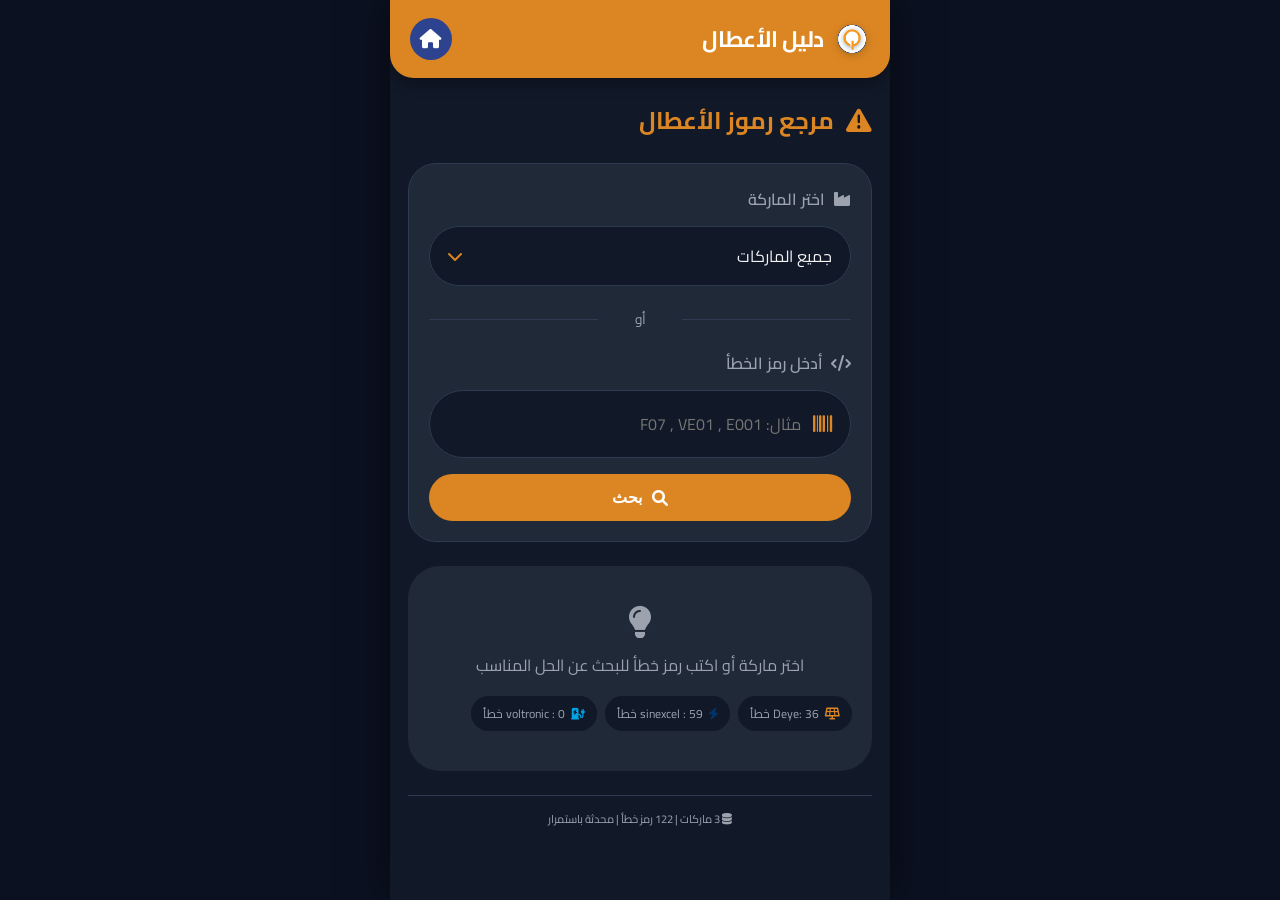
<file: error-guide.html>
<!DOCTYPE html>
<html lang="ar" dir="rtl">

<head>
    <meta charset="UTF-8">
    <meta name="viewport" content="width=device-width, initial-scale=1.0, viewport-fit=cover, user-scalable=no">
    <title>QSolar | دليل الأعطال</title>
    <link rel="preconnect" href="https://fonts.googleapis.com">
    <link rel="preconnect" href="https://fonts.gstatic.com" crossorigin>
    <link
        href="https://fonts.googleapis.com/css2?family=Cairo:wght@400;500;600;700&family=Inter:opsz,wght@14..32,400;14..32,500;14..32,600;14..32,700&display=swap"
        rel="stylesheet">
    <link rel="stylesheet" href="https://cdnjs.cloudflare.com/ajax/libs/font-awesome/6.0.0-beta3/css/all.min.css">
    <style>
        * {
            margin: 0;
            padding: 0;
            box-sizing: border-box;
        }

        :root {
            --primary: #DC8623;
            --primary-dark: #b56c1c;
            --secondary: #2E438F;
            --secondary-dark: #1f2f63;
            --bg-dark: #0B1120;
            --surface: #111827;
            --surface-light: #1F2937;
            --text-primary: #F3F4F6;
            --text-secondary: #9CA3AF;
            --success: #10B981;
            --danger: #EF4444;
            --warning: #F59E0B;
            --info: #3B82F6;
            --border: #2D3A4F;
            --transition: all 0.2s ease;
        }

        body {
            font-family: 'Cairo', sans-serif;
            background: var(--bg-dark);
            color: var(--text-primary);
            min-height: 100vh;
            display: flex;
            align-items: center;
            justify-content: center;
            overflow-x: hidden;
            direction: rtl;
        }

        .app-container {
            width: 100%;
            max-width: 500px;
            margin: 0 auto;
            background: var(--surface);
            min-height: 100vh;
            display: flex;
            flex-direction: column;
            position: relative;
            box-shadow: 0 0 40px rgba(0, 0, 0, 0.5);
            overflow-x: hidden;
        }

        .header {
            background: var(--primary);
            padding: 18px 20px;
            display: flex;
            justify-content: space-between;
            align-items: center;
            border-bottom-left-radius: 24px;
            border-bottom-right-radius: 24px;
            box-shadow: 0 6px 14px rgba(0, 0, 0, 0.3);
        }

        .logo-area {
            display: flex;
            align-items: center;
            gap: 10px;
        }

        .logo-icon {
            width: 36px;
            height: 36px;
            background-image: url('1774361357592.png');
            background-size: contain;
            background-repeat: no-repeat;
            filter: drop-shadow(0 2px 4px rgba(0, 0, 0, 0.2));
        }

        .logo-area h1 {
            font-size: 1.4rem;
            font-weight: 700;
            letter-spacing: -0.3px;
            color: white;
        }

        .back-home-btn {
            background: var(--secondary);
            border: none;
            width: 42px;
            height: 42px;
            border-radius: 30px;
            color: white;
            font-size: 1.2rem;
            cursor: pointer;
            transition: var(--transition);
            display: flex;
            align-items: center;
            justify-content: center;
        }

        .back-home-btn:active {
            transform: scale(0.96);
        }

        .main-content {
            flex: 1;
            padding: 20px 18px;
            overflow-y: auto;
            padding-bottom: 30px;
        }

        .page-title {
            font-size: 1.5rem;
            font-weight: 700;
            margin-bottom: 20px;
            display: flex;
            align-items: center;
            gap: 12px;
            color: var(--primary);
        }

        .page-title i {
            font-size: 1.6rem;
        }

        .search-section {
            background: var(--surface-light);
            border-radius: 28px;
            padding: 20px;
            margin-bottom: 24px;
            border: 1px solid var(--border);
        }

        .section-label {
            font-weight: 600;
            margin-bottom: 12px;
            display: flex;
            align-items: center;
            gap: 8px;
            color: var(--text-secondary);
        }

        /* Custom Select */
        .custom-select {
            position: relative;
            width: 100%;
            margin-bottom: 20px;
        }

        .select-selected {
            background: var(--surface);
            border: 1px solid var(--border);
            border-radius: 48px;
            padding: 14px 18px;
            color: var(--text-primary);
            cursor: pointer;
            display: flex;
            justify-content: space-between;
            align-items: center;
        }

        .select-selected i {
            color: var(--primary);
        }

        .select-items {
            position: absolute;
            background: var(--surface);
            top: 100%;
            left: 0;
            right: 0;
            z-index: 99;
            border: 1px solid var(--border);
            border-radius: 24px;
            margin-top: 8px;
            max-height: 250px;
            overflow-y: auto;
            box-shadow: 0 8px 16px rgba(0, 0, 0, 0.4);
            display: none;
        }

        .select-items.show {
            display: block;
        }

        .select-item {
            padding: 14px 18px;
            cursor: pointer;
            border-bottom: 1px solid var(--border);
            transition: background 0.2s;
            color: var(--text-primary);
        }

        .select-item:last-child {
            border-bottom: none;
        }

        .select-item:hover,
        .select-item.selected-active {
            background: var(--primary);
            color: white;
        }

        .or-divider {
            text-align: center;
            margin: 16px 0;
            position: relative;
            color: var(--text-secondary);
            font-size: 0.85rem;
        }

        .or-divider::before,
        .or-divider::after {
            content: "";
            position: absolute;
            top: 50%;
            width: 40%;
            height: 1px;
            background: var(--border);
        }

        .or-divider::before {
            left: 0;
        }

        .or-divider::after {
            right: 0;
        }

        .search-wrapper {
            position: relative;
        }

        .error-input-group {
            background: var(--surface);
            border-radius: 48px;
            padding: 4px 18px;
            display: flex;
            align-items: center;
            gap: 12px;
            border: 1px solid var(--border);
            margin-bottom: 16px;
        }

        .error-input-group i {
            color: var(--primary);
            font-size: 1.2rem;
        }

        .error-input-group input {
            background: transparent;
            border: none;
            padding: 14px 0;
            flex: 1;
            color: white;
            font-size: 1rem;
            outline: none;
            font-family: inherit;
        }

        .suggestions-box {
            background: var(--surface);
            border: 1px solid var(--border);
            border-radius: 24px;
            margin-top: -8px;
            margin-bottom: 16px;
            max-height: 200px;
            overflow-y: auto;
            display: none;
        }

        .suggestion-item {
            padding: 12px 18px;
            border-bottom: 1px solid var(--border);
            cursor: pointer;
            color: var(--text-primary);
        }

        .suggestion-item:last-child {
            border-bottom: none;
        }

        .suggestion-item:hover,
        .suggestion-item.active-suggestion {
            background: var(--primary);
            color: white;
        }

        .search-btn {
            border: none;
            width: 100%;
            padding: 14px;
            border-radius: 48px;
            font-weight: bold;
            font-size: 1rem;
            color: white;
            display: flex;
            align-items: center;
            justify-content: center;
            gap: 10px;
            cursor: pointer;
            transition: 0.2s;
            background: var(--primary);
        }

        .search-btn:active {
            transform: scale(0.98);
            opacity: 0.9;
        }

        .results-area {
            margin-top: 20px;
        }

        /* حاوية قابلة للسكرول لنتائج البحث */
        .results-scroll-container {
            max-height: 500px;
            overflow-y: auto;
            padding-right: 4px;
            border-radius: 20px;
        }

        .result-card {
            background: var(--surface-light);
            border-radius: 24px;
            padding: 18px;
            margin-bottom: 16px;
            border-right: 5px solid var(--warning);
            animation: fadeSlide 0.3s ease-out;
            transition: transform 0.2s;
        }

        .result-card:hover {
            transform: translateY(-2px);
        }

        .result-header {
            display: flex;
            align-items: baseline;
            flex-wrap: wrap;
            gap: 12px;
            margin-bottom: 16px;
            padding-bottom: 12px;
            border-bottom: 1px solid var(--border);
        }

        .error-code {
            font-family: monospace;
            font-size: 1.4rem;
            font-weight: 800;
            background: var(--primary-dark);
            padding: 4px 14px;
            border-radius: 40px;
            color: white;
            letter-spacing: 1px;
        }

        .brand-badge {
            background: var(--secondary);
            padding: 4px 12px;
            border-radius: 40px;
            font-size: 0.8rem;
            font-weight: 600;
        }

        .error-description {
            font-size: 1rem;
            margin-bottom: 16px;
            padding: 8px 0;
            color: var(--text-primary);
            line-height: 1.4;
        }

        .solution-box {
            background: rgba(16, 185, 129, 0.1);
            border-right: 3px solid var(--success);
            padding: 12px 16px;
            border-radius: 16px;
            margin: 12px 0;
        }

        .solution-box i {
            color: var(--success);
            margin-left: 8px;
        }

        .tip-box {
            background: rgba(59, 130, 246, 0.1);
            border-right: 3px solid var(--info);
            padding: 12px 16px;
            border-radius: 16px;
            margin-top: 12px;
            font-size: 0.9rem;
        }

        .tip-box i {
            color: var(--info);
            margin-left: 8px;
        }

        .no-results {
            text-align: center;
            padding: 40px 20px;
            background: var(--surface-light);
            border-radius: 32px;
            color: var(--text-secondary);
        }

        .section-divider {
            margin: 24px 0 12px;
            font-weight: 600;
            color: var(--primary);
            border-bottom: 1px solid var(--border);
            padding-bottom: 8px;
        }

        .brand-stats {
            display: flex;
            flex-wrap: wrap;
            gap: 8px;
            margin-top: 16px;
        }

        .brand-stat-item {
            background: var(--surface);
            padding: 6px 12px;
            border-radius: 20px;
            font-size: 0.75rem;
            color: var(--text-secondary);
            display: flex;
            align-items: center;
            gap: 6px;
        }

        @keyframes fadeSlide {
            from {
                opacity: 0;
                transform: translateY(8px);
            }

            to {
                opacity: 1;
                transform: translateY(0);
            }
        }

        .footer-note {
            text-align: center;
            font-size: 0.7rem;
            color: var(--text-secondary);
            margin-top: 24px;
            padding: 12px;
            border-top: 1px solid var(--border);
        }
    </style>
</head>

<body>
    <div class="app-container">
        <div class="header">
            <div class="logo-area">
                <div class="logo-icon"></div>
                <h1>دليل الأعطال</h1>
            </div>
            <button class="back-home-btn" id="backHomeBtn"><i class="fas fa-home"></i></button>
        </div>
        <div class="main-content" id="mainContent">
            <div class="page-title">
                <i class="fas fa-exclamation-triangle"></i>
                <span>مرجع رموز الأعطال</span>
            </div>

            <div class="search-section">
                <div class="section-label">
                    <i class="fas fa-industry"></i>
                    <span>اختر الماركة</span>
                </div>
                <!-- Custom Select -->
                <div class="custom-select" id="brandCustomSelect">
                    <div class="select-selected" id="selectSelected">
                        <span id="selectedBrandText">جميع الماركات</span>
                        <i class="fas fa-chevron-down"></i>
                    </div>
                    <div class="select-items" id="selectItems">
                        <!-- سيتم ملؤها ديناميكياً من JavaScript -->
                    </div>
                </div>

                <div class="or-divider">
                    <span>أو</span>
                </div>

                <div class="section-label">
                    <i class="fas fa-code"></i>
                    <span>أدخل رمز الخطأ</span>
                </div>
                <div class="search-wrapper">
                    <div class="error-input-group">
                        <i class="fas fa-barcode"></i>
                        <input type="text" id="errorCodeInput" placeholder="مثال: F07 , F64 , F58 , VE01"
                            autocomplete="off">
                    </div>
                    <div class="suggestions-box" id="suggestionsBox"></div>
                </div>
                <button class="search-btn" id="searchBtn">
                    <i class="fas fa-search"></i>
                    <span>بحث</span>
                </button>
            </div>

            <div class="results-area" id="resultsArea">
                <div class="no-results" id="initialMessage">
                    <i class="fas fa-lightbulb" style="font-size: 2rem; margin-bottom: 12px; display: block;"></i>
                    <p>اختر ماركة أو اكتب رمز خطأ للبحث عن الحل المناسب</p>
                    <div class="brand-stats" id="brandStats"></div>
                </div>
            </div>
            <div class="footer-note" id="footerNote">
                <i class="fas fa-database"></i> <span id="footerStats">تحميل قاعدة البيانات...</span>
            </div>
        </div>
    </div>

    <script>
        (function () {
            // ===================== تكوين الماركات =====================
            // 🎯 أضف أي ماركة جديدة هنا فقط وسيتم التعرف عليها تلقائياً في كل مكان
            const brandConfig = {
                all: {
                    name: 'جميع الماركات',
                    icon: 'fa-globe',
                    color: '#6B7280'
                },
                deye: {
                    name: 'Deye',
                    icon: 'fa-solar-panel',
                    color: '#DC8623'
                },
                sinexcel: {
                    name: 'sinexcel ',
                    icon: 'fa-bolt',
                    color: '#003366'
                },
                growatt: {
                    name: 'voltronic ',
                    icon: 'fa-charging-station',
                    color: '#00A3E0'
                },
            };

            // ===================== قاعدة بيانات الأعطال =====================
            // 🎯 أضف أعطال أي ماركة جديدة هنا فقط
            const errorDatabase = {
                deye: [
                    { code: "F01", description: "عكس قطبية الإدخال DC", solution: "التأكد من قطبية توصيل الألواح الشمسية (+ و -).", tip: "استخدم مقياس الفولتميتر للتأكد من القطبية." },
                    { code: "F02", description: "خطأ دائم في مقاومة العزل DC", solution: "فحص كابل التأريض للانفرتر.", tip: "افحص الألواح: قد يكون هناك تسرب تيار." },
                    { code: "F03", description: "خطأ تيار التسرب DC", solution: "فحص مصدر الطاقة DC والألواح. إعادة التشغيل.", tip: "إذا تكرر، افصل الألواح وأعد توصيلها." },
                    { code: "F04", description: "خطأ التأريض GFDI", solution: "فحص توصيلات خرج الألواح والتأكد من عدم وجود تماس.", tip: "افحص صناديق التوصيل." },
                    { code: "F05", description: "خطأ في قراءة الذاكرة", solution: "إعادة تشغيل الانفرتر.", tip: "قد يكون عارضاً." },
                    { code: "F06", description: "خطأ في كتابة الذاكرة", solution: "إعادة تشغيل الانفرتر. تحديث البرنامج الثابت.", tip: "تأكد من الإصدار." },
                    { code: "F07", description: "منصهر GFDI محترق", solution: "فحص منصهر GFDI واستبداله.", tip: "يحدث في أنظمة الفاز المنقسمة." },
                    { code: "F08", description: "فشل مرحل GFDI / فشل التأريض", solution: "توصيل خط N بالأرضي.", tip: "تأكد من توصيل نقطة التعادل." },
                    { code: "F09", description: "IGBT تالف", solution: "يتطلب استبدال لوحة الطاقة.", tip: "تواصل مع الوكيل." },
                    { code: "F10", description: "فشل مصدر الطاقة المساعد", solution: "إعادة تشغيل الانفرتر.", tip: "افصل جميع الأحمال." },
                    { code: "F11", description: "أخطاء في موصل التيار الرئيسي AC", solution: "إعادة تشغيل النظام.", tip: "افصل الطاقة لمدة 3 دقائق." },
                    { code: "F12", description: "أخطاء في موصل التيار المساعد AC", solution: "إعادة تشغيل الانفرتر.", tip: "افحص توصيلات مرحل AC." },
                    { code: "F13", description: "تغيير وضع العمل / الشبكة", solution: "يختفي تلقائياً. إعادة التشغيل إذا استمر.", tip: "إشعار وليس عطلاً." },
                    { code: "F14", description: "تيار زائد DC برمجي", solution: "افصل مفاتيح DC/AC لمدة 3 دقائق.", tip: "تأكد من قدرة الألواح." },
                    { code: "F15", description: "تيار زائد AC برمجي", solution: "إعادة تشغيل الانفرتر.", tip: "افصل الحمل الزائد." },
                    { code: "F16", description: "خطأ تيار التسرب GFCI", solution: "فحص توصيلات الألواح وإعادة التشغيل.", tip: "افحص كابلات AC." },
                    { code: "F18", description: "تيار زائد AC في العتاد", solution: "التحقق من قدرة الحمل.", tip: "قلل الأحمال." },
                    { code: "F20", description: "تيار زائد DC في العتاد", solution: "فحص توصيلات الألواح والبطارية.", tip: "افحص تيار الدائرة القصيرة." },
                    { code: "F23", description: "تيار التسرب AC عابر", solution: "فحص توصيلات التأريض. إعادة التشغيل.", tip: "قد يكون بسبب الرطوبة." },
                    { code: "F24", description: "فشل مقاومة العزل DC", solution: "فحص توصيلات الألواح والتأريض.", tip: "اختبر مقاومة العزل." },
                    { code: "F26", description: "عدم توازن ناقل DC", solution: "فحص فرق الحمل بين L1 و L2.", tip: "وازن الأحمال." },
                    { code: "F29", description: "فشل CANBus في التشغيل المتوازي", solution: "فحص كابل الاتصالات وإعدادات العنوان.", tip: "تأكد من تطابق الإصدارات." },
                    { code: "F30", description: "فشل موصل التيار الرئيسي AC", solution: "إعادة التشغيل. فحص المرحلات.", tip: "افحص ملفات المرحلات." },
                    { code: "F34", description: "حمل زائد AC / تيار زائد", solution: "فحص حمل الاحتياطي المتصل.", tip: "قلل الأحمال." },
                    { code: "F35", description: "لا يوجد شبكة AC", solution: "التأكد من توفر الشبكة وتوصيلاتها.", tip: "تأكد من قاطع الشبكة." },
                    { code: "F41", description: "توقف النظام المتوازي", solution: "تشغيل جميع الانفرترات.", tip: "تأكد من الوضع المتوازي." },
                    { code: "F42", description: "جهد خط AC منخفض", solution: "فحص جهد AC ضمن المواصفات.", tip: "انتظر استقرار الشبكة." },
                    { code: "F46", description: "خطأ في بطارية الاحتياط", solution: "فحص حالة كل بطارية.", tip: "تأكد من توافق BMS." },
                    { code: "F47", description: "تردد AC مرتفع", solution: "فحص تردد الشبكة.", tip: "قد يكون المولد غير مستقر." },
                    { code: "F48", description: "تردد AC منخفض", solution: "فحص تردد الشبكة.", tip: "استخدم مصدر مستقر." },
                    { code: "F52", description: "جهد ناقل DC مرتفع", solution: "فحص جهد البطارية والإدخال PV.", tip: "قلل عدد الألواح." },
                    { code: "F53", description: "جهد ناقل DC منخفض", solution: "فحص البطارية.", tip: "شحن البطارية." },
                    { code: "F56", description: "جهد ناقل DC منخفض جداً", solution: "فحص جهد البطارية وشحنها.", tip: "قد تحتاج لشحن خارجي." },
                    { code: "F58", description: "فشل اتصال BMS", solution: "انقطاع الاتصال بين الانفرتر و BMS.", tip: "افحص كابل RS485/CAN." },
                    { code: "F63", description: "خطأ ARC", solution: "فحص توصيلات كابلات الألواح.", tip: "قد يكون هناك قوس كهربائي." },
                    { code: "F64", description: "ارتفاع درجة حرارة المشتت الحراري", solution: "إيقاف التشغيل لمدة 10 دقائق.", tip: "نظف المراوح وفتحات التهوية." }
                ],
                
                sinexcel: [
                    { code: "0", description: "ارتفاع جهد التيار المتردد", solution: "افصل الطاقة، تحقق من جهد الشبكة. بعد زوال العطل، أعد تشغيل العاكس.", tip: "قد يكون بسبب تقلبات الشبكة." },
                    { code: "1", description: "انخفاض جهد التيار المتردد", solution: "افصل الطاقة، تحقق من جهد الشبكة. بعد زوال العطل، أعد تشغيل العاكس.", tip: "قد يكون بسبب تقلبات الشبكة." },
                    { code: "2", description: "ارتفاع تردد التيار المتردد", solution: "افصل الطاقة، تحقق من تردد الشبكة. بعد زوال العطل، أعد تشغيل العاكس.", tip: "قد يكون بسبب تقلبات الشبكة." },
                    { code: "3", description: "انخفاض تردد التيار المتردد", solution: "افصل الطاقة، تحقق من تردد الشبكة. بعد زوال العطل، أعد تشغيل العاكس.", tip: "قد يكون بسبب تقلبات الشبكة." },
                    { code: "4", description: "عدم توازن جهد الشبكة", solution: "افصل الطاقة، تأكد من توصيلات الشبكة. بعد زوال العطل، أعد تشغيل العاكس.", tip: "قد يكون بسبب انقطاع في أحد الأطوار." },
                    { code: "5", description: "انعكاس طور التيار المتردد", solution: "تحقق من تسلسل الأطوار والتوصيلات.", tip: "قد يكون بسبب توصيل خاطئ لأسلاك الشبكة." },
                    { code: "6", description: "حماية الانعزال (Islanding)", solution: "افصل الطاقة، تأكد من توصيلات الشبكة. بعد زوال العطل، أعد تشغيل العاكس.", tip: "قد يكون بسبب انقطاع التيار عن الشبكة." },
                    { code: "7", description: "خطأ في التبديل بين ربط الشبكة وعدم ربطها", solution: "افصل الطاقة، تحقق من المفتاح. بعد زوال العطل، أعد تشغيل العاكس.", tip: "إذا استمر الخلل، اتصل بالدعم الفني." },
                    { code: "8", description: "خطأ في التأريض", solution: "افحص مقاومة سلسلة الألواح للتأريض. إذا كانت المقاومة أقل من 16.67 كيلو أوم، تحقق من نقطة القصر وصححها.", tip: "قد يكون بسبب خلل في التأريض الواقي للعاكس." },
                    { code: "9", description: "فشل في قفل طور الشبكة", solution: "تحقق من جهد الشبكة وترددها.", tip: "قد يكون بسبب تشوه في موجة الجهد." },
                    { code: "A", description: "ارتفاع درجة الحرارة الداخلية للمحافظة", solution: "حسّن التهوية، قلل الحمل.", tip: "تأكد من عدم وجود عوائق أمام مراوح التبريد." },
                    { code: "B", description: "انتهاء مهلة فحص الشبكة", solution: "تحقق من توصيلات الشبكة وإعدادات المعايير.", tip: "قد يكون بسبب عدم استقرار الشبكة." },
                    { code: "10", description: "إيقاف طارئ", solution: "أعد ضبط زر الإيقاف الطارئ (EPO). بعد 20 ثانية، سيزول الخلل.", tip: "تأكد من أن زر EPO في الوضع الصحيح." },
                    { code: "11", description: "إعداد غير صحيح (Init fault)", solution: "أعد تشغيل العاكس.", tip: "قد يكون بسبب خطأ في إعدادات المعامل." },
                    { code: "12", description: "خطأ في إصدار DSP", solution: "إذا استمر الخلل، اتصل بالدعم الفني.", tip: "قد يتطلب تحديث البرنامج الثابت." },
                    { code: "13", description: "خطأ في إصدار CPLD", solution: "إذا استمر الخلل، اتصل بالدعم الفني.", tip: "قد يتطلب تحديث البرنامج الثابت." },
                    { code: "14", description: "خطأ في إصدار الأجهزة", solution: "إذا استمر الخلل، اتصل بالدعم الفني.", tip: "قد يشير إلى عطل في الأجهزة." },
                    { code: "15", description: "فشل في اتصال CAN", solution: "افصل الطاقة، تحقق من كابل CAN. بعد زوال العطل، أعد تشغيل العاكس.", tip: "قد يكون بسبب قطع في الاتصال." },
                    { code: "16", description: "فشل في مصدر الطاقة الإضافي", solution: "افصل الطاقة، تحقق من مصدر الطاقة. بعد زوال العطل، أعد تشغيل العاكس.", tip: "إذا استمر الخلل، اتصل بالدعم الفني." },
                    { code: "17", description: "فشل في المروحة", solution: "تحقق من عمل المروحة، نظف العوائق.", tip: "إذا كانت المروحة لا تعمل، قد تحتاج إلى استبدال." },
                    { code: "18", description: "ارتفاع جهد حافلة التيار المستمر", solution: "افصل الطاقة، تحقق من جهد البطارية والألواح. بعد زوال العطل، أعد تشغيل العاكس.", tip: "قد يكون بسبب ارتفاع جهد البطارية." },
                    { code: "19", description: "انخفاض جهد حافلة التيار المستمر", solution: "افصل الطاقة، تحقق من جهد البطارية والألواح. بعد زوال العطل، أعد تشغيل العاكس.", tip: "قد يكون بسبب انخفاض جهد البطارية." },
                    { code: "1A", description: "عدم توازن جهد حافلة التيار المستمر", solution: "إذا استمر الخلل، اتصل بالدعم الفني.", tip: "قد يشير إلى عطل داخلي." },
                    { code: "1C", description: "ماس كهربائي في مرحل التيار المتردد", solution: "افصل الطاقة، تحقق من توصيلات التيار المتردد. بعد زوال العطل، أعد تشغيل العاكس.", tip: "قد يكون بسبب عطل في المرحل." },
                    { code: "1D", description: "جهد خرج غير طبيعي", solution: "إذا استمر الخلل، اتصل بالدعم الفني.", tip: "قد يشير إلى عطل داخلي." },
                    { code: "1E", description: "عدم توازن تيار الخرج", solution: "إذا استمر الخلل، اتصل بالدعم الفني.", tip: "قد يشير إلى عطل داخلي." },
                    { code: "1F", description: "ارتفاع درجة حرارة المبدد الحراري", solution: "حسّن التهوية، قلل الحمل.", tip: "قد يكون بسبب انسداد فتحات التهوية." },
                    { code: "20", description: "انتهاء مهلة الحمل الزائد للخرج", solution: "قلل الحمل.", tip: "قد يكون بسبب توصيل أحمال كبيرة جدًا." },
                    { code: "21", description: "ارتفاع جهد الشبكة لفترة طويلة", solution: "افصل الطاقة، تحقق من جهد الشبكة. بعد زوال العطل، أعد تشغيل العاكس.", tip: "قد يكون بسبب عدم استقرار الشبكة." },
                    { code: "22", description: "فشل البدء الناعم للتيار المتردد", solution: "أعد تشغيل العاكس.", tip: "إذا استمر الخلل، اتصل بالدعم الفني." },
                    { code: "23", description: "فشل بدء تشغيل العاكس", solution: "أعد تشغيل العاكس.", tip: "إذا استمر الخلل، اتصل بالدعم الفني." },
                    { code: "24", description: "دائرة مفتوحة في مرحل التيار المتردد", solution: "افصل الطاقة، تحقق من مرحل التيار المتردد. بعد زوال العطل، أعد تشغيل العاكس.", tip: "قد يكون بسبب عطل في المرحل." },
                    { code: "25", description: "فشل في اتصال U2", solution: "تحقق من الاتصال باللوحة U2.", tip: "قد يكون بسبب قطع في الكابل." },
                    { code: "26", description: "زيادة مكون التيار المستمر في التيار المتردد", solution: "إذا استمر الخلل، اتصل بالدعم الفني.", tip: "قد يشير إلى عطل في الأجهزة." },
                    { code: "27", description: "خلل في أخذ العينات بين الرئيسي والتابع", solution: "أعد تشغيل العاكس.", tip: "إذا استمر الخلل، اتصل بالدعم الفني." },
                    { code: "28", description: "خطأ في قراءة EE (1)", solution: "أعد تشغيل العاكس.", tip: "قد يكون بسبب تلف في الذاكرة." },
                    { code: "29", description: "خطأ في قراءة EE (2)", solution: "أعد تشغيل العاكس.", tip: "قد يكون بسبب تلف في الذاكرة." },
                    { code: "2A", description: "خطأ في قراءة EE (3)", solution: "أعد تشغيل العاكس.", tip: "قد يكون بسبب تلف في الذاكرة." },
                    { code: "2B", description: "حمل زائد على العاكس", solution: "قلل الحمل.", tip: "قد يكون بسبب توصيل أحمال كبيرة جدًا." },
                    { code: "2C", description: "تعارض في معاملات التيار المستمر", solution: "تحقق من إعدادات البطارية والألواح.", tip: "قد يكون بسبب خطأ في الإعدادات." },
                    { code: "38", description: "ارتفاع جهد التيار المستمر", solution: "افصل الطاقة، تحقق من جهد الألواح. بعد زوال العطل، أعد تشغيل العاكس.", tip: "تأكد من أن جهد الألواح لا يتجاوز الحد الأقصى." },
                    { code: "39", description: "انخفاض جهد التيار المستمر", solution: "افصل الطاقة، تحقق من جهد الألواح. بعد زوال العطل، أعد تشغيل العاكس.", tip: "قد يكون بسبب ضعف الإشعاع الشمسي." },
                    { code: "3A", description: "خطأ في تأريض التيار المستمر", solution: "تحقق من كابل التأريض للعاكس.", tip: "افحص الألواح: قد يكون هناك تسرب تيار." },
                    { code: "3B", description: "فشل في نظام إدارة البطارية (BMS)", solution: "تحقق من توصيلات BMS وإعداداته.", tip: "قد يكون بسبب خطأ في BMS نفسه." },
                    { code: "3C", description: "انتهاء مهلة اتصال BMS", solution: "تحقق من كابل الاتصال بين BMS والعاكس.", tip: "قد يكون بسبب قطع في الاتصال." },
                    { code: "3D", description: "انتهاء مهلة اتصال EMS", solution: "تحقق من كابل الاتصال بين EMS والعاكس.", tip: "قد يكون بسبب قطع في الاتصال." },
                    { code: "40", description: "فشل البدء الناعم للتيار المستمر", solution: "أعد تشغيل العاكس.", tip: "إذا استمر الخلل، اتصل بالدعم الفني." },
                    { code: "41", description: "ماس كهربائي في مرحل التيار المستمر", solution: "افصل الطاقة، تحقق من توصيلات التيار المستمر. بعد زوال العطل، أعد تشغيل العاكس.", tip: "قد يكون بسبب عطل في المرحل." },
                    { code: "42", description: "دائرة مفتوحة في مرحل التيار المستمر", solution: "افصل الطاقة، تحقق من مرحل التيار المستمر. بعد زوال العطل، أعد تشغيل العاكس.", tip: "قد يكون بسبب عطل في المرحل." },
                    { code: "43", description: "انتهاء مهلة الحمل الزائد للتيار المستمر", solution: "قلل الحمل.", tip: "قد يكون بسبب سحب تيار كبير جدًا." },
                    { code: "44", description: "فشل البدء الناعم للحافلة", solution: "أعد تشغيل العاكس.", tip: "إذا استمر الخلل، اتصل بالدعم الفني." },
                    { code: "45", description: "تيار زائد في الفحص السريع للتيار المستمر", solution: "أعد تشغيل العاكس.", tip: "إذا استمر الخلل، اتصل بالدعم الفني." },
                    { code: "48", description: "تيار زائد", solution: "أعد تشغيل العاكس.", tip: "إذا استمر الخلل، اتصل بالدعم الفني." },
                    { code: "90", description: "خطأ في إعداد المعاملات", solution: "تحقق من إعدادات المعاملات.", tip: "قد يكون بسبب خطأ في الإعدادات." },
                    { code: "91", description: "طاقة منخفضة في وضع عدم ربط الشبكة", solution: "اشحن البطارية.", tip: "قد يكون بسبب نفاد طاقة البطارية." },
                    { code: "92", description: "فصل الخط المحايد", solution: "تحقق من توصيل الخط المحايد.", tip: "قد يكون بسبب عدم توصيل الخط المحايد بشكل صحيح." },
                    { code: "93", description: "ارتفاع جهد الحافلة في وضع الاستعداد", solution: "افصل الطاقة، تحقق من جهد البطارية والألواح. بعد زوال العطل، أعد تشغيل العاكس.", tip: "قد يكون بسبب ارتفاع جهد البطارية." },
                    { code: "95", description: "زيادة معدل تغير التردد", solution: "افصل الطاقة، تحقق من تردد الشبكة. بعد زوال العطل، أعد تشغيل العاكس.", tip: "قد يكون بسبب عدم استقرار الشبكة." },
                    { code: "96", description: "تغير سريع في زاوية طور الشبكة", solution: "افصل الطاقة، تحقق من زاوية طور الشبكة. بعد زوال العطل، أعد تشغيل العاكس.", tip: "قد يكون بسبب عدم استقرار الشبكة." }
                ],
                voltronic: [
                    { code: "01", description: "المروحة محشورة أو لا تعمل (Fan Fault)", solution: "افصل الطاقة، وتأكد من عدم وجود عوائق ميكانيكية تمنع دوران المروحة. يمكنك محاولة تنظيفها.", tip: "إذا لم تتحسن الحالة بعد التنظيف، فمن المحتمل أن تحتاج المروحة إلى الاستبدال." },
                    { code: "02", description: "ارتفاع درجة حرارة الجهاز (Over Temperature)", solution: "تأكد من عدم انسداد فتحات التهوية، ومن أن درجة حرارة الغرفة ضمن الحدود الطبيعية. تأكد من أن تدفق الهواء حول الجهاز جيد.", tip: "إذا تكررت المشكلة، قد يكون هناك حمل زائد على الجهاز أو عطل في مراوح التبريد." },
                    { code: "03", description: "جهد البطارية مرتفع جدًا (Battery Voltage Too High)", solution: "افصل الجهاز فورًا عن البطاريات. تحقق من مواصفات البطاريات واعدادات الشحن في الجهاز.", tip: "قد يكون السبب هو استخدام عدد بطاريات غير مناسب أو عطل في منظم الشحن الداخلي." },
                    { code: "04", description: "جهد البطارية منخفض جدًا (Battery Voltage Too Low)", solution: "قم بشحن البطارية. افحص توصيلات البطارية وتأكد من أنها مثبتة بشكل جيد.", tip: "قد يكون السبب هو تلف البطارية أو تجاوزها لعمرها الافتراضي." },
                    { code: "05", description: "ماس كهربائي في الخرج أو ارتفاع حرارة داخلي (Output Short / Internal Overtemp)", solution: "افصل جميع الأحمال عن الجهاز وتأكد من عدم وجود قصر في توصيلات الخرج. أعد تشغيل الجهاز.", tip: "إذا ظهر الخطأ بدون أي حمل، فهذا يشير غالبًا إلى عطل داخلي في الجهاز." },
                    { code: "06", description: "جهد الخرج غير طبيعي أو منخفض جدًا (Output Voltage Abnormal / Too Low)", solution: "تحقق من التوصيلات ومن قيم جهد الخرج. قد تحتاج إلى تقليل الأحمال.", tip: "في بعض الحالات، يشير هذا الخطأ إلى وجود حمل زائد أو عطل داخلي في معالج الجهد." },
                    { code: "07", description: "الحمل زائد عن القدرة (Overload Timeout)", solution: "قم بتقليل كمية الأجهزة المتصلة بالجهاز.", tip: "لقد تجاوز الحمل القدرة المقننة للجهاز لفترة أطول من المسموح." },
                    { code: "08", description: "جهد حافلة التيار المستمر مرتفع جدًا (Bus Voltage Too High)", solution: "أعد تشغيل الجهاز. إذا تكرر الخطأ، فيرجى الاتصال بمركز الصيانة.", tip: "قد يشير هذا الخطأ إلى عطل في لوحة الطاقة الرئيسية." },
                    { code: "09", description: "فشل البدء الناعم لحافلة التيار المستمر (Bus Soft Start Failed)", solution: "أعد تشغيل الجهاز. إذا ظل الخطأ قائمًا، فيرجى طلب خدمة الصيانة.", tip: "قد يكون ناتجًا عن عطل في دارة بدء التشغيل." },
                    { code: "11", description: "فشل مرحل رئيسي (Main Relay Failed)", solution: "أعد تشغيل الجهاز. إذا استمرت المشكلة، يرجى الاتصال بالدعم الفني.", tip: "يشير هذا الخطأ إلى وجود عطل في المُرحّلات الداخلية." },
                    { code: "51", description: "تيار زائد أو موجة مفاجئة (Over Current or Surge)", solution: "افصل الجهاز عن مصدر الطاقة والأحمال، ثم أعد تشغيله. قد تحتاج إلى تقليل الأحمال.", tip: "قد يكون بسبب تشغيل أجهزة ذات تيارات بدء عالية (مثل المضخات والمحركات)." },
                    { code: "52", description: "جهد حافلة التيار المستمر منخفض جدًا (Bus Voltage Too Low)", solution: "أعد شحن البطارية وتأكد من أن جهدها ضمن المجال الطبيعي. افحص وصلات البطارية.", tip: "قد يكون هذا الخطأ ناتجًا عن انخفاض شديد في جهد البطارية." },
                    { code: "53", description: "فشل البدء الناعم للانفيرتر (Inverter Soft Start Failed)", solution: "أعد تشغيل الجهاز. إذا تكرر الخطأ، يرجى الاتصال بمركز الخدمة.", tip: "عطل داخلي محتمل في دارة بدء تشغيل الانفيرتر." },
                    { code: "55", description: "جهد تيار مستمر زائد في خرج التيار المتردد (Over DC Voltage in AC Output)", solution: "قم بإعادة تشغيل الجهاز، وإذا ظهر الخطأ مجددًا، يرجى الاتصال بمركز الإصلاح.", tip: "هذا خطير وقد يشير إلى عطل كبير في مكونات الطاقة ويجب فحصه بواسطة فني." },
                    { code: "56", description: "البطارية غير موصولة بشكل جيد أو انفجر المصهور (Battery Connection Fault)", solution: "افحص أسلاك البطارية وتأكد من أنها مثبتة بشكل محكم. افحص المصهورات الداخلية.", tip: "قد يكون السبب هو تآكل في أطراف التوصيل." },
                    { code: "57", description: "فشل حساس التيار (Current Sensor Failed)", solution: "إذا ظهر هذا الخطأ، يرجى الاتصال بمركز الصيانة لاستبدال الحساس.", tip: "عطل في حساس قياس التيار، مما يمنع الجهاز من قراءة التيار بشكل صحيح." },
                    { code: "58", description: "جهد الخرج منخفض جدًا (Output Voltage Too Low)", solution: "أعد تشغيل الجهاز. قد تحتاج إلى تقليل الأحمال.", tip: "لاحظ أن هذا يختلف عن الكود 59 الذي يخص جهد الألواح الشمسية." },
                    { code: "59", description: "جهد الألواح الشمسية مرتفع عن الحد المسموح (PV Voltage Over Limit)", solution: "افصل الألواح الشمسية فورًا. قلل عدد الألواح المتصلة على التوالي.", tip: "تأكد من أن أقصى جهد دارة مفتوحة (Voc) للألواح لا يتجاوز الحد الأقصى المدعوم من الجهاز." },
                    { code: "F01", description: "عطل في المروحة (Fan fault)", solution: "افحص المروحة باستخدام الفولتميتر. إذا كانت لا تعمل، فيجب استبدالها.", tip: "تعمل هذه الأكواد في الغالب بنفس طريقة عمل الأكواد الرقمية (01,02...)، لكنها تظهر بشكل منفصل في بعض الطرازات." },
                    { code: "F02", description: "ارتفاع حرارة الجهاز أو ارتفاع جهد الألواح الشمسية (Over temp or High PV-volt)", solution: "قم بتهوية الجهاز وإزالة أي عوائق. تأكد من أن جهد الألواح أقل من 450 فولت.", tip: "إذا ظهر الخطأ عند تشغيل الألواح، فهو متعلق بالجهد، أما في الأوقات العادية فهو متعلق بالحرارة." },
                    { code: "F03", description: "جهد البطارية مرتفع جدًا (Battery voltage is too high)", solution: "افصل التيار الكهربائي والألواح الشمسية. تحقق من توصيلات البطارية ومن إعدادات الشحن.", tip: "قد يكون هناك عطل في منظم الشحن المسؤول عن البطاريات." },
                    { code: "F05", description: "ماس كهربائي في الخرج أو سخونة داخلية (Output short or Over temp)", solution: "افصل الأحمال وتأكد من عدم وجود ماس في التوصيلات. أعد تشغيل الجهاز.", tip: "إذا ظهر هذا الخطأ بدون أي حمل، فهذا يعني وجود عطل كهربائي داخلي يجب إصلاحه." },
                    { code: "F06", description: "جهد الخرج غير طبيعي (Output voltage abnormal)", solution: "اختبر خرج التيار المتردد بواسطة الفولتميتر. قد يكون الحمل زائدًا عن الحد.", tip: "في حالة تكرار العطل، يرجى الاتصال بالدعم الفني لعمل المعايرة اللازمة." },
                    { code: "F07", description: "الحمل زائد وانتهى الوقت المسموح (Over load time out)", solution: "قم بإزالة بعض الأحمال عن الجهاز لتخفيف الحمل.", tip: "تأكد من أن إجمالي قدرة الأجهزة المتصلة أقل من قدرة الجهاز." },
                    { code: "F08", description: "جهد ناقل التيار المستمر مرتفع (Bus voltage high)", solution: "أعد تشغيل الجهاز. إذا لم يختفي الخطأ، سيتم الاتصال بمركز الصيانة.", tip: "قد يكون ناتجًا عن خلل في دارة رفع الجهد الداخلية (Boost Converter)." },
                    { code: "F09", description: "فشل البدء الناعم لناقل التيار (Bus soft start fail)", solution: "أعد تشغيل الجهاز. إذا تكرر الخطأ، يرجى الاتصال بالصيانة.", tip: "ربما هناك عطل في دارة بدء التشغيل الناعمة لمنع التيارات المفاجئة." },
                    { code: "F11", description: "فشل المرحل الرئيسي (Main relay failed)", solution: "أعد تشغيل الجهاز. إذا استمرت المشكلة، يجب الاتصال بالفني.", tip: "يحتوي الجهاز على مرحلات داخلية تفصل وتصل المصادر، وهذا العطل يشير إلى خلل في أحدها." }
                ]

                
            };

            // ===================== دوال مساعدة =====================

            // تجميع كل الأخطاء من جميع الماركات
            function getAllErrors() {
                const allErrors = [];
                Object.keys(errorDatabase).forEach(brandKey => {
                    errorDatabase[brandKey].forEach(err => {
                        allErrors.push({
                            ...err,
                            brand: brandKey
                        });
                    });
                });
                return allErrors;
            }

            // الحصول على إحصائيات قاعدة البيانات
            function getDatabaseStats() {
                const stats = {};
                let total = 0;
                Object.keys(errorDatabase).forEach(brand => {
                    const count = errorDatabase[brand].length;
                    stats[brand] = count;
                    total += count;
                });
                return { stats, total };
            }

            // تحديث تذييل الصفحة بالإحصائيات
            function updateFooterStats() {
                const { stats, total } = getDatabaseStats();
                const brandsCount = Object.keys(errorDatabase).length;
                document.getElementById('footerStats').innerHTML =
                    `${brandsCount} ماركات | ${total} رمز خطأ | محدثة باستمرار`;
            }

            // عرض إحصائيات الماركات في الصفحة الرئيسية
            function displayBrandStats() {
                const { stats, total } = getDatabaseStats();
                const brandStatsDiv = document.getElementById('brandStats');
                let html = '';

                Object.keys(brandConfig).forEach(brand => {
                    if (brand !== 'all') {
                        const count = stats[brand] || 0;
                        const config = brandConfig[brand];
                        html += `
                            <div class="brand-stat-item">
                                <i class="fas ${config.icon}" style="color: ${config.color};"></i>
                                <span>${config.name}: ${count} خطأ</span>
                            </div>
                        `;
                    }
                });

                brandStatsDiv.innerHTML = html;
            }

            // ===================== عناصر DOM =====================
            const customSelect = document.getElementById('brandCustomSelect');
            const selectSelected = document.getElementById('selectSelected');
            const selectItemsDiv = document.getElementById('selectItems');
            const selectedBrandText = document.getElementById('selectedBrandText');
            const errorInput = document.getElementById('errorCodeInput');
            const searchBtn = document.getElementById('searchBtn');
            const resultsArea = document.getElementById('resultsArea');
            const suggestionsBox = document.getElementById('suggestionsBox');
            const backHomeBtn = document.getElementById('backHomeBtn');

            let currentBrand = 'all';

            // ===================== بناء القائمة المنسدلة ديناميكياً =====================
            function buildBrandDropdown() {
                let html = `<div class="select-item" data-value="all">${brandConfig.all.name} <i class="fas ${brandConfig.all.icon}" style="margin-right: 8px;"></i></div>`;

                Object.keys(errorDatabase).forEach(brandKey => {
                    const config = brandConfig[brandKey] || {
                        name: brandKey.toUpperCase(),
                        icon: 'fa-microchip',
                        color: '#6B7280'
                    };
                    html += `<div class="select-item" data-value="${brandKey}">${config.name} <i class="fas ${config.icon}" style="margin-right: 8px; color: ${config.color};"></i></div>`;
                });

                selectItemsDiv.innerHTML = html;

                // إعادة ربط الأحداث
                document.querySelectorAll('.select-item').forEach(item => {
                    item.addEventListener('click', function (e) {
                        const value = this.dataset.value;
                        currentBrand = value;

                        const config = brandConfig[value] || { name: value.toUpperCase() };
                        selectedBrandText.textContent = config.name;

                        document.querySelectorAll('.select-item').forEach(el => el.classList.remove('selected-active'));
                        this.classList.add('selected-active');

                        toggleSelectDropdown(false);

                        // إعادة تعيين النتائج
                        if (value === 'all') {
                            resultsArea.innerHTML = `
                                <div class="no-results">
                                    <i class="fas fa-search" style="font-size: 2rem; margin-bottom: 12px; display: block;"></i>
                                    <p>اختر ماركة أو اكتب رمز خطأ للبحث</p>
                                    <div class="brand-stats" id="brandStats"></div>
                                </div>
                            `;
                            displayBrandStats();
                        } else {
                            const count = errorDatabase[value]?.length || 0;
                            resultsArea.innerHTML = `
                                <div class="no-results">
                                    <i class="fas ${config.icon}" style="font-size: 2rem; margin-bottom: 12px; display: block; color: ${config.color};"></i>
                                    <p>${config.name}</p>
                                    <p style="font-size: 0.85rem; margin-top: 8px;">${count} رمز خطأ متاح</p>
                                    <p style="font-size: 0.8rem; color: var(--text-secondary); margin-top: 16px;">اكتب رمز الخطأ للبحث</p>
                                </div>
                            `;
                        }

                        suggestionsBox.style.display = 'none';
                        errorInput.value = '';
                        errorInput.placeholder = `مثال: ${getExampleCode(value)}`;
                    });
                });
            }

            // الحصول على مثال لرمز خطأ من الماركة
            function getExampleCode(brand) {
                if (brand === 'all') return 'F07 , VE01 , E001';
                const errors = errorDatabase[brand];
                if (errors && errors.length > 0) {
                    const examples = errors.slice(0, 3).map(e => e.code).join(' , ');
                    return examples;
                }
                return 'F07';
            }

            // ===================== القائمة المنسدلة =====================
            function toggleSelectDropdown(show) {
                if (show) selectItemsDiv.classList.add('show');
                else selectItemsDiv.classList.remove('show');
            }

            selectSelected.addEventListener('click', (e) => {
                e.stopPropagation();
                toggleSelectDropdown(!selectItemsDiv.classList.contains('show'));
            });

            window.addEventListener('click', () => toggleSelectDropdown(false));

            // ===================== الاقتراحات =====================
            function getFilteredSuggestions(query) {
                if (!query) return [];
                const upperQuery = query.toUpperCase();
                const allErrors = getAllErrors();

                const source = currentBrand === 'all'
                    ? allErrors
                    : allErrors.filter(err => err.brand === currentBrand);

                const uniqueCodes = [...new Set(source.map(err => err.code))];
                return uniqueCodes.filter(code => code.includes(upperQuery)).slice(0, 10);
            }

            function showSuggestions(suggestions) {
                if (suggestions.length === 0) {
                    suggestionsBox.style.display = 'none';
                    return;
                }

                let html = '';
                suggestions.forEach(code => {
                    const errorInfo = findErrorByCode(code);
                    const brandName = errorInfo ? brandConfig[errorInfo.brand]?.name || errorInfo.brand : '';
                    html += `
                        <div class="suggestion-item" data-code="${code}">
                            <strong>${code}</strong>
                            <span style="font-size: 0.7rem; color: var(--text-secondary); margin-right: 8px;">${brandName}</span>
                        </div>
                    `;
                });

                suggestionsBox.innerHTML = html;
                suggestionsBox.style.display = 'block';

                document.querySelectorAll('.suggestion-item').forEach(el => {
                    el.addEventListener('click', function () {
                        errorInput.value = this.dataset.code;
                        suggestionsBox.style.display = 'none';
                        performSearch();
                    });
                });
            }

            function findErrorByCode(code) {
                const allErrors = getAllErrors();
                return allErrors.find(err => err.code === code);
            }

            errorInput.addEventListener('input', (e) => {
                const val = e.target.value.trim();
                const suggestions = getFilteredSuggestions(val);
                showSuggestions(suggestions);
            });

            errorInput.addEventListener('keydown', (e) => {
                if (e.key === 'Enter') {
                    suggestionsBox.style.display = 'none';
                    performSearch();
                }
            });

            document.addEventListener('click', (e) => {
                if (!e.target.closest('.search-wrapper')) {
                    suggestionsBox.style.display = 'none';
                }
            });

            // ===================== البحث =====================
            function performSearch() {
                const query = errorInput.value.trim().toUpperCase();
                const brand = currentBrand;

                let source = [];

                if (brand === 'all') {
                    source = getAllErrors();
                } else {
                    source = (errorDatabase[brand] || []).map(err => ({ ...err, brand: brand }));
                }

                if (!query) {
                    resultsArea.innerHTML = `
                        <div class="no-results">
                            <i class="fas fa-info-circle" style="font-size: 2rem; margin-bottom: 12px; display: block;"></i>
                            <p>أدخل رمز خطأ للبحث</p>
                        </div>
                    `;
                    return;
                }

                const exactMatches = source.filter(err => err.code === query);
                const similarMatches = source.filter(err => err.code.includes(query) && err.code !== query);

                let html = '';

                if (exactMatches.length > 0 || similarMatches.length > 0) {
                    html += `<div class="results-scroll-container">`;

                    if (exactMatches.length > 0) {
                        html += `<div class="section-divider"><i class="fas fa-check-circle"></i> نتائج مطابقة (${exactMatches.length})</div>`;
                        exactMatches.forEach(err => {
                            const config = brandConfig[err.brand] || { name: err.brand.toUpperCase(), icon: 'fa-microchip' };
                            html += generateCardHTML(err, config);
                        });
                    }

                    if (similarMatches.length > 0) {
                        html += `<div class="section-divider"><i class="fas fa-search"></i> نتائج مشابهة (${similarMatches.length})</div>`;
                        similarMatches.forEach(err => {
                            const config = brandConfig[err.brand] || { name: err.brand.toUpperCase(), icon: 'fa-microchip' };
                            html += generateCardHTML(err, config);
                        });
                    }

                    html += `</div>`;
                    resultsArea.innerHTML = html;
                } else {
                    const brandDisplayName = brand === 'all' ? 'جميع الماركات' : brandConfig[brand]?.name || brand;
                    resultsArea.innerHTML = `
                        <div class="no-results">
                            <i class="fas fa-exclamation-circle" style="font-size: 2.5rem; margin-bottom: 16px; color: var(--warning);"></i>
                            <p style="font-size: 1.1rem; margin-bottom: 8px;">لا توجد نتائج للرمز "${query}"</p>
                            <p style="font-size: 0.85rem; color: var(--text-secondary);">في ${brandDisplayName}</p>
                            <div style="margin-top: 20px; padding: 12px; background: var(--surface-light); border-radius: 16px;">
                                <i class="fas fa-lightbulb" style="color: var(--primary);"></i>
                                <span style="font-size: 0.85rem;">جرب البحث برمز آخر أو اختر "جميع الماركات"</span>
                            </div>
                        </div>
                    `;
                }

                suggestionsBox.style.display = 'none';
            }

            function generateCardHTML(err, brandConfigData) {
                return `
                <div class="result-card">
                    <div class="result-header">
                        <span class="error-code">${err.code}</span>
                        <span class="brand-badge"><i class="fas ${brandConfigData.icon || 'fa-microchip'}"></i> ${brandConfigData.name}</span>
                    </div>
                    <div class="error-description">
                        <i class="fas fa-exclamation-circle" style="color: var(--warning); margin-left: 6px;"></i>${err.description}
                    </div>
                    <div class="solution-box">
                        <i class="fas fa-tools"></i> <strong>الحل المقترح:</strong><br>
                        ${err.solution}
                    </div>
                    ${err.tip ? `
                    <div class="tip-box">
                        <i class="fas fa-lightbulb"></i> <strong>نصيحة:</strong> ${err.tip}
                    </div>
                    ` : ''}
                </div>
            `;
            }

            searchBtn.addEventListener('click', performSearch);

            // ===================== التهيئة الأولية =====================
            function initialize() {
                buildBrandDropdown();

                // تعيين القيمة الافتراضية
                document.querySelector('.select-item[data-value="all"]').classList.add('selected-active');
                selectedBrandText.textContent = brandConfig.all.name;
                currentBrand = 'all';

                // تحديث الإحصائيات
                updateFooterStats();
                displayBrandStats();

                // تعيين مثال placeholder
                errorInput.placeholder = `مثال: F07 , VE01 , E001`;
            }

            initialize();

            backHomeBtn.addEventListener('click', () => {
                window.location.href = 'main.html';
            });

            // منع القائمة المنبثقة
            document.addEventListener('contextmenu', e => e.preventDefault());

        })();
    </script>
</body>

</html>
</file>
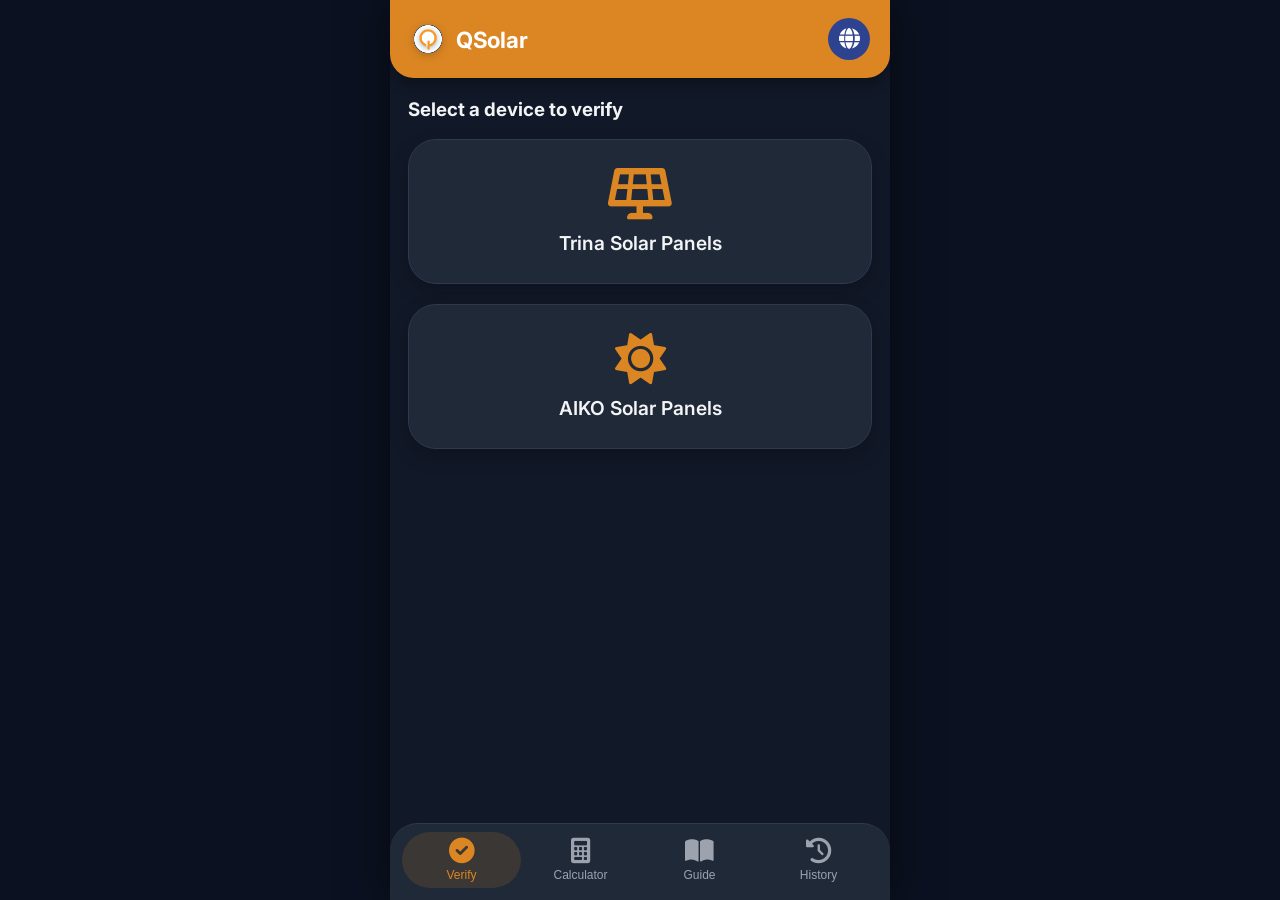
<file: main.html>
<!DOCTYPE html>
<html lang="en">
<head>
    <meta charset="UTF-8">
    <meta name="viewport" content="width=device-width, initial-scale=1.0, viewport-fit=cover, user-scalable=no">
    <link rel="icon" type="image/x-icon" href="1774361357592.png">
    <title>QSolar | Solar Tools</title>
    <link rel="preconnect" href="https://fonts.googleapis.com">
    <link rel="preconnect" href="https://fonts.gstatic.com" crossorigin>
    <link href="https://fonts.googleapis.com/css2?family=Cairo:wght@400;500;600;700&family=Inter:opsz,wght@14..32,400;14..32,500;14..32,600;14..32,700&display=swap" rel="stylesheet">
    <link rel="stylesheet" href="https://cdnjs.cloudflare.com/ajax/libs/font-awesome/6.0.0-beta3/css/all.min.css">
    <link rel="stylesheet" href="global.css">
    <link rel="manifest" href="manifest.json">
    <meta name="theme-color" content="#111827">
    <meta name="apple-mobile-web-app-capable" content="yes">
    <meta name="apple-mobile-web-app-status-bar-style" content="black-translucent">
    <meta name="apple-mobile-web-app-title" content="QSolar">
    <style>
        * {
            margin: 0;
            padding: 0;
            box-sizing: border-box;
        }

        :root {
            --primary: #DC8623;
            --primary-dark: #b56c1c;
            --secondary: #2E438F;
            --secondary-dark: #1f2f63;
            --bg-dark: #0B1120;
            --surface: #111827;
            --surface-light: #1F2937;
            --text-primary: #F3F4F6;
            --text-secondary: #9CA3AF;
            --success: #10B981;
            --danger: #EF4444;
            --warning: #F59E0B;
            --border: #2D3A4F;
            --transition: all 0.2s ease;
        }

        body {
            font-family: 'Inter', sans-serif;
            background: var(--bg-dark);
            color: var(--text-primary);
            min-height: 100vh;
            display: flex;
            align-items: center;
            justify-content: center;
            direction: ltr;
            overflow-x: hidden;
        }

        body.rtl {
            direction: rtl;
            font-family: 'Cairo', sans-serif;
        }

        .app-container {
            width: 100%;
            max-width: 500px;
            margin: 0 auto;
            background: var(--surface);
            min-height: 100vh;
            display: flex;
            flex-direction: column;
            position: relative;
            box-shadow: 0 0 40px rgba(0,0,0,0.5);
            border-radius: 0;
            overflow-x: hidden;
        }

        .header {
            background: var(--primary);
            padding: 18px 20px;
            display: flex;
            justify-content: space-between;
            align-items: center;
            border-bottom-left-radius: 24px;
            border-bottom-right-radius: 24px;
            box-shadow: 0 6px 14px rgba(0,0,0,0.3);
        }

        .logo-area {
            display: flex;
            align-items: center;
            gap: 10px;
        }

        .logo-icon {
            width: 36px;
            height: 36px;
            background-image: url('1774361357592.png');
            background-size: contain;
            background-repeat: no-repeat;
            filter: drop-shadow(0 2px 4px rgba(0,0,0,0.2));
        }

        .logo-area h1 {
            font-size: 1.4rem;
            font-weight: 700;
            letter-spacing: -0.3px;
            color: white;
        }

        .lang-toggle {
            background: var(--secondary);
            border: none;
            width: 42px;
            height: 42px;
            border-radius: 30px;
            color: white;
            font-size: 1.3rem;
            cursor: pointer;
            transition: var(--transition);
        }

        .lang-toggle:active {
            transform: scale(0.96);
        }

        .main-content {
            flex: 1;
            padding: 20px 18px;
            overflow-y: auto;
            padding-bottom: 80px;
        }

        .view-wrapper {
            animation: slideIn 0.3s cubic-bezier(0.2, 0.9, 0.4, 1.1);
        }

        @keyframes slideIn {
            from {
                opacity: 0;
                transform: translateX(20px);
            }
            to {
                opacity: 1;
                transform: translateX(0);
            }
        }

        body.rtl .view-wrapper {
            animation: slideInRTL 0.3s cubic-bezier(0.2, 0.9, 0.4, 1.1);
        }

        @keyframes slideInRTL {
            from {
                opacity: 0;
                transform: translateX(-20px);
            }
            to {
                opacity: 1;
                transform: translateX(0);
            }
        }

        .bottom-nav {
            position: fixed;
            bottom: 0;
            max-width: 500px;
            width: 100%;
            background: var(--surface-light);
            display: flex;
            justify-content: space-around;
            border-top: 1px solid var(--border);
            padding: 8px 12px 12px;
            z-index: 20;
            border-radius: 28px 28px 0 0;
        }

        .nav-item {
            display: flex;
            flex-direction: column;
            align-items: center;
            gap: 4px;
            background: transparent;
            border: none;
            color: var(--text-secondary);
            font-size: 0.75rem;
            font-weight: 500;
            transition: var(--transition);
            cursor: pointer;
            padding: 6px 12px;
            border-radius: 40px;
            flex: 1;
        }

        .nav-item i {
            font-size: 1.6rem;
        }

        .nav-item.active {
            color: var(--primary);
            background: rgba(220,134,35,0.15);
        }

        .device-grid {
            display: grid;
            grid-template-columns: 1fr;
            gap: 20px;
            margin-top: 10px;
        }

        .device-card {
            background: var(--surface-light);
            border-radius: 28px;
            padding: 28px 16px;
            text-align: center;
            cursor: pointer;
            transition: transform 0.2s, background 0.2s;
            border: 1px solid var(--border);
            box-shadow: 0 8px 20px rgba(0,0,0,0.2);
        }

        .device-card i {
            font-size: 3.2rem;
            color: var(--primary);
            margin-bottom: 12px;
        }

        .device-card span {
            font-size: 1.2rem;
            font-weight: 600;
            display: block;
        }

        .device-card:active {
            transform: scale(0.97);
            background: var(--surface);
        }

        .verification-panel {
            animation: fadeSlide 0.25s ease;
        }

        .back-btn {
            background: transparent;
            border: none;
            color: var(--primary);
            font-size: 1rem;
            font-weight: 600;
            display: inline-flex;
            align-items: center;
            gap: 8px;
            margin-bottom: 20px;
            cursor: pointer;
        }

        .input-group {
            background: var(--surface-light);
            border-radius: 48px;
            padding: 4px 16px;
            display: flex;
            align-items: center;
            gap: 12px;
            margin-bottom: 20px;
            border: 1px solid var(--border);
        }

        .input-group i {
            color: var(--primary);
            font-size: 1.2rem;
        }

        .input-group input {
            background: transparent;
            border: none;
            padding: 14px 0;
            flex: 1;
            color: white;
            font-size: 1rem;
            outline: none;
        }

        .verify-btn {
            border: none;
            width: 100%;
            padding: 14px;
            border-radius: 48px;
            font-weight: bold;
            font-size: 1rem;
            color: white;
            display: flex;
            align-items: center;
            justify-content: center;
            gap: 10px;
            margin-bottom: 20px;
            cursor: pointer;
            transition: 0.2s;
            background: var(--primary);
        }

        .verify-btn:active {
            opacity: 0.8;
            transform: scale(0.98);
        }

        .result-card {
            background: var(--surface-light);
            border-radius: 28px;
            padding: 20px;
            margin-top: 20px;
            border-left: 5px solid var(--success);
            animation: successGlow 0.5s ease-out, fadeUp 0.4s cubic-bezier(0.34, 1.2, 0.64, 1);
            transform-origin: center;
        }

        @keyframes successGlow {
            0% {
                box-shadow: 0 0 0 0 rgba(16, 185, 129, 0.4);
                transform: scale(0.95);
                opacity: 0;
            }
            50% {
                box-shadow: 0 0 0 12px rgba(16, 185, 129, 0.2);
                transform: scale(1.02);
            }
            100% {
                box-shadow: 0 0 0 0 rgba(16, 185, 129, 0);
                transform: scale(1);
                opacity: 1;
            }
        }

        .result-card.warning {
            border-left-color: var(--danger);
            animation: warningShake 0.4s ease-out;
        }

        @keyframes warningShake {
            0%, 100% { transform: translateX(0); }
            25% { transform: translateX(-5px); }
            75% { transform: translateX(5px); }
        }

        .badge {
            display: flex;
            align-items: center;
            gap: 8px;
            font-weight: bold;
            margin-bottom: 12px;
            animation: badgePop 0.3s cubic-bezier(0.34, 1.2, 0.64, 1) 0.2s both;
        }

        @keyframes badgePop {
            from {
                transform: scale(0.8);
                opacity: 0;
            }
            to {
                transform: scale(1);
                opacity: 1;
            }
        }

        .info-row {
            display: flex;
            justify-content: space-between;
            margin: 8px 0;
            font-size: 0.9rem;
            animation: fadeInRow 0.3s ease-out forwards;
            opacity: 0;
            transform: translateY(5px);
        }

        .info-row:nth-child(2) { animation-delay: 0.05s; }
        .info-row:nth-child(3) { animation-delay: 0.1s; }
        .info-row:nth-child(4) { animation-delay: 0.15s; }
        .info-row:nth-child(5) { animation-delay: 0.2s; }

        @keyframes fadeInRow {
            to {
                opacity: 1;
                transform: translateY(0);
            }
        }

        .loader {
            border: 3px solid rgba(220,134,35,0.3);
            border-top: 3px solid var(--primary);
            border-radius: 50%;
            width: 24px;
            height: 24px;
            animation: spin 0.8s linear infinite;
            display: inline-block;
        }

        .toast {
            position: fixed;
            bottom: 90px;
            left: 50%;
            transform: translateX(-50%);
            background: var(--surface-light);
            backdrop-filter: blur(12px);
            color: white;
            padding: 12px 20px;
            border-radius: 60px;
            font-size: 0.85rem;
            z-index: 200;
            max-width: 85%;
            text-align: center;
            pointer-events: none;
            animation: toastSlide 0.3s ease-out;
        }

        @keyframes toastSlide {
            from {
                opacity: 0;
                transform: translateX(-50%) translateY(20px);
            }
            to {
                opacity: 1;
                transform: translateX(-50%) translateY(0);
            }
        }

        .history-list {
            display: flex;
            flex-direction: column;
            gap: 14px;
            margin-top: 15px;
        }

        .history-item {
            background: var(--surface-light);
            border-radius: 20px;
            padding: 12px 16px;
            border-right: 3px solid var(--primary);
            animation: fadeSlide 0.3s ease-out;
        }

        .history-item.failed {
            border-right-color: var(--danger);
            opacity: 0.85;
        }

        .clear-history {
            background: rgba(239,68,68,0.2);
            border: 1px solid var(--danger);
            color: var(--danger);
            padding: 10px;
            border-radius: 40px;
            width: 100%;
            margin-top: 20px;
            font-weight: bold;
            cursor: pointer;
        }

        .guide-placeholder {
            text-align: center;
            padding: 40px 20px;
            background: var(--surface-light);
            border-radius: 32px;
        }

        .calculator-placeholder {
            width: 100%;
            text-align: center;
            padding: 40px 20px;
            background: var(--surface-light);
            border-radius: 32px;
        }

        @keyframes spin { to { transform: rotate(360deg); } }
        @keyframes fadeSlide { from { opacity: 0; transform: translateY(8px); } to { opacity: 1; transform: translateY(0); } }
        @keyframes fadeUp { from { opacity: 0; transform: translateY(12px); } to { opacity: 1; transform: translateY(0); } }

        body.rtl .info-row { flex-direction: row-reverse; }
        body.rtl .back-btn i { transform: rotate(180deg); }
        .hidden { display: none; }
        
        .processing-overlay {
            position: absolute;
            top: 0;
            left: 0;
            right: 0;
            bottom: 0;
            background: rgba(0,0,0,0.7);
            display: flex;
            align-items: center;
            justify-content: center;
            z-index: 1002;
            flex-direction: column;
            gap: 15px;
        }
        
        .processing-spinner {
            width: 50px;
            height: 50px;
            border: 4px solid var(--primary);
            border-top-color: transparent;
            border-radius: 50%;
            animation: spin 0.8s linear infinite;
        }
        
        .paste-hint {
            font-size: 0.7rem;
            color: var(--text-secondary);
            text-align: center;
            margin-top: 8px;
            margin-bottom: 16px;
        }
    </style>
</head>
<body>
<div class="app-container" id="appContainer">
    <div class="header">
        <div class="logo-area">
            <div class="logo-icon"></div>
            <h1 id="appTitle">QSolar</h1>
        </div>
        <button class="lang-toggle" id="langToggleBtn"><i class="fas fa-globe"></i></button>
    </div>
    <div class="main-content" id="mainContent">
        <div id="dynamicView" class="view-wrapper"></div>
    </div>
    <div class="bottom-nav" id="bottomNav"></div>
</div>
<script>
    (function(){
        // ==================== TRANSLATIONS (AR/EN) ====================
        const translations = {
            ar: {
                appName: "كيو سولار",
                tabs: [
                    { id: "verify", name: "التحقق", icon: "fas fa-check-circle" },
                    { id: "calculator", name: "الحاسبة", icon: "fas fa-calculator" },
                    { id: "guide", name: "الدليل", icon: "fas fa-book-open" },
                    { id: "history", name: "السجل", icon: "fas fa-history" }
                ],
                devices: [
                    { id: "trina", name: "ألواح ترينا", icon: "fas fa-solar-panel" },
                    { id: "aiko", name: "ألواح AIKO", icon: "fas fa-sun" }
                ],
                backBtn: "رجوع",
                snPlaceholder: "أدخل الرقم التسلسلي / Lot ID",
                verifyButton: "تحقق",
                successMessageTrina: "✓ اللوح أصلي ومعتمد من ترينا",
                successMessageAiko: "✓ اللوح أصلي ومعتمد من AIKO",
                fakeWarningTrina: "⚠ تحذير: هذا اللوح غير أصلي أو غير تابع لشركة ترينا",
                fakeWarningAiko: "⚠ تحذير: هذا اللوح غير أصلي أو غير تابع لشركة AIKO",
                error500: "تم إرسال طلبات كثيرة متتابعة، يرجى المحاولة بعد دقيقة",
                networkError: "حدث خطأ في الاتصال، يرجى المحاولة مرة أخرى",
                loading: "جار التحقق...",
                serialRequired: "الرجاء إدخال الرقم التسلسلي",
                historyEmpty: "لا توجد عمليات تحقق بعد",
                clearHistory: "مسح السجل",
                moduleType: "نوع الوحدة",
                grade: "الدرجة",
                queryTime: "وقت الاستعلام",
                serialNo: "الرقم التسلسلي",
                calculatorMsg: "اداة المصمم الشمسي ",
                cablesizerMsg:"حساب مقطع الكابل",
                batterytimeMsg:"حاسبة الوقت اللازم لشحن البطارية",
                guideMsg: "  دليل اعطال الانفرترات ",
                deviceSelectTitle: "اختر جهازاً للتحقق",
                statusFailed: " غير معتمد",
                statusSuccess: "✓ معتمد",
                pasteHint: "يمكنك لصق الرقم التسلسلي (SN / Lot ID) من الحافظة",
                pmax: "الاستطاعة القصوى (W)",
                voc: "جهد الدائرة المفتوحة (V)",
                isc: "تيار القصر (A)",
                vmp: "جهد القدرة القصوى (V)",
                imp: "تيار القدرة القصوى (A)"
            },
            en: {
                appName: "QSolar",
                tabs: [
                    { id: "verify", name: "Verify", icon: "fas fa-check-circle" },
                    { id: "calculator", name: "Calculator", icon: "fas fa-calculator" },
                    { id: "guide", name: "Guide", icon: "fas fa-book-open" },
                    { id: "history", name: "History", icon: "fas fa-history" }
                ],
                devices: [
                    { id: "trina", name: "Trina Solar Panels", icon: "fas fa-solar-panel" },
                    { id: "aiko", name: "AIKO Solar Panels", icon: "fas fa-sun" }
                ],
                backBtn: "Back",
                snPlaceholder: "Enter Serial Number / Lot ID",
                verifyButton: "Verify",
                successMessageTrina: "✓ Panel is genuine & certified by Trina Solar",
                successMessageAiko: "✓ Panel is genuine & certified by AIKO",
                fakeWarningTrina: "⚠ Warning: This panel is not genuine or not from Trina Solar",
                fakeWarningAiko: "⚠ Warning: This panel is not genuine or not from AIKO",
                error500: "Too many requests, please try again after a minute",
                networkError: "Connection error, please try again",
                loading: "Verifying...",
                serialRequired: "Please enter serial number / Lot ID",
                historyEmpty: "No verification records yet",
                clearHistory: "Clear History",
                moduleType: "Module Type",
                grade: "Grade",
                queryTime: "Query Time",
                serialNo: "Serial No.",
                calculatorMsg: "Solar Fit tool",
                cablesizerMsg:"cable sizer calculater",
                batterytimeMsg:"time to charge battery calculater",
                guideMsg: " Error Guide",
                deviceSelectTitle: "Select a device to verify",
                statusFailed: " Not Certified",
                statusSuccess: "✓ Certified",
                pasteHint: "You can paste the serial number (SN / Lot ID) from clipboard",
                pmax: "Max Power (W)",
                voc: "Open Circuit Voltage (V)",
                isc: "Short Circuit Current (A)",
                vmp: "Voltage at Pmax (V)",
                imp: "Current at Pmax (A)"
            }
        };

        const tabsConfig = [
            { id: "verify", icon: "fas fa-check-circle", nameAr: "التحقق", nameEn: "Verify" },
            { id: "calculator", icon: "fas fa-calculator", nameAr: "الحاسبة", nameEn: "Calculator" },
            { id: "guide", icon: "fas fa-book-open", nameAr: "الدليل", nameEn: "Guide" },
            { id: "history", icon: "fas fa-history", nameAr: "السجل", nameEn: "History" }
        ];

        const devicesList = [
            { id: "trina", icon: "fas fa-solar-panel", nameAr: "ألواح ترينا", nameEn: "Trina Solar Panels", apiType: "trina" },
            { id: "aiko", icon: "fas fa-sun", nameAr: "ألواح AIKO", nameEn: "AIKO Solar Panels", apiType: "aiko" }
        ];

        let currentLang = "ar";
        let activeTab = "verify";
        let currentDeviceContext = null; // 'trina' or 'aiko'
        let trinaViewState = "deviceList"; // for trina legacy, but we use generic deviceContext now
        let touchStartX = 0;
        let touchEndX = 0;

        function isEmptyValue(value) {
            if(value === null || value === undefined) return true;
            if(typeof value === 'string' && value.trim() === '') return true;
            return false;
        }

        function getLangFromBrowser() {
            const browserLang = navigator.language || navigator.userLanguage;
            if(browserLang.startsWith('ar')) return "ar";
            return "en";
        }

        function loadStoredLang() {
            const stored = localStorage.getItem("app_lang");
            if(stored === "ar" || stored === "en") return stored;
            return getLangFromBrowser();
        }

        function applyDirection() {
            const isRtl = currentLang === "ar";
            document.body.classList.toggle("rtl", isRtl);
            const container = document.getElementById("appContainer");
            if(container) container.style.direction = isRtl ? "rtl" : "ltr";
        }

        function t(key) {
            const dict = translations[currentLang];
            if(!dict) return key;
            return dict[key] || key;
        }

        function updateUITexts() {
            document.getElementById("appTitle").innerText = t("appName");
            renderBottomNav();
            renderCurrentView();
        }

        function switchTabWithAnimation(newTabId) {
            if(newTabId === activeTab) return;
            const viewWrapper = document.querySelector('.view-wrapper');
            if(viewWrapper) {
                viewWrapper.style.animation = 'none';
                viewWrapper.offsetHeight;
                viewWrapper.style.animation = 'slideIn 0.3s cubic-bezier(0.2, 0.9, 0.4, 1.1)';
                if(currentLang === 'ar') {
                    viewWrapper.style.animation = 'slideInRTL 0.3s cubic-bezier(0.2, 0.9, 0.4, 1.1)';
                }
            }
            activeTab = newTabId;
            if(activeTab === "verify") currentDeviceContext = null;
            renderCurrentView();
            renderBottomNav();
        }

        function renderBottomNav() {
            const navContainer = document.getElementById("bottomNav");
            if(!navContainer) return;
            navContainer.innerHTML = "";
            tabsConfig.forEach(tab => {
                const btn = document.createElement("button");
                btn.className = `nav-item ${activeTab === tab.id ? 'active' : ''}`;
                const label = currentLang === "ar" ? tab.nameAr : tab.nameEn;
                btn.innerHTML = `<i class="${tab.icon}"></i><span>${label}</span>`;
                btn.onclick = () => switchTabWithAnimation(tab.id);
                navContainer.appendChild(btn);
            });
        }

        function initSwipeDetection() {
            const mainContent = document.getElementById("mainContent");
            mainContent.addEventListener('touchstart', (e) => {
                touchStartX = e.changedTouches[0].screenX;
            });
            mainContent.addEventListener('touchend', (e) => {
                touchEndX = e.changedTouches[0].screenX;
                const swipeDistance = touchEndX - touchStartX;
                const minSwipeDistance = 50;
                if(Math.abs(swipeDistance) < minSwipeDistance) return;
                const currentIndex = tabsConfig.findIndex(t => t.id === activeTab);
                if(swipeDistance < 0 && currentIndex > 0) {
                    switchTabWithAnimation(tabsConfig[currentIndex - 1].id);
                } else if(swipeDistance > 0 && currentIndex < tabsConfig.length - 1) {
                    switchTabWithAnimation(tabsConfig[currentIndex + 1].id);
                }
            });
        }

        function showToast(message, duration = 3000) {
            let toast = document.querySelector(".toast");
            if(toast) toast.remove();
            const div = document.createElement("div");
            div.className = "toast";
            div.innerText = message;
            document.body.appendChild(div);
            setTimeout(() => div.remove(), duration);
        }

        // ========== AIKO VERIFICATION API ==========
        async function performAikoVerification(lotId) {
            if(!lotId || lotId.trim() === "") {
                showToast(t("serialRequired"));
                return null;
            }
            const resultContainer = document.getElementById("aikoResultArea");
            if(resultContainer) resultContainer.innerHTML = `<div style="text-align:center; padding:20px;"><div class="loader"></div><p>${t("loading")}</p></div>`;
            
            let verificationRecord = {
                deviceType: "AIKO",
                serialNo: lotId.trim(),
                timestamp: Date.now(),
                status: "failed",
                moduleType: null,
                grade: null,
                queryTime: null,
                errorMessage: null,
                extraData: null
            };
            
            try {
                const url = 'https://verify.aikosolar.com/verify/component/getInfo';
                const response = await fetch(url, {
                    method: 'POST',
                    headers: { 'Content-Type': 'application/json' },
                    body: JSON.stringify({ lotId: lotId.trim() })
                });
                
                if(!response.ok) {
                    throw new Error(`HTTP ${response.status}`);
                }
                
                const result = await response.json();
                
                // Success case: code === '200' and data is not null (has componentModel)
                if(result.code === '200' && result.data && result.data.componentModel) {
                    const data = result.data;
                    verificationRecord.status = "success";
                    verificationRecord.moduleType = data.componentModel;
                    verificationRecord.grade = data.grade;
                    verificationRecord.queryTime = new Date().toISOString();
                    verificationRecord.extraData = {
                        pmax: data.pmax,
                        voc: data.voc,
                        isc: data.isc,
                        vmp: data.vmp,
                        imp: data.imp
                    };
                    
                    let extraRows = '';
                    if(data.pmax) extraRows += `<div class="info-row"><span>${t("pmax")}:</span><span>${data.pmax} Wp</span></div>`;
                    if(data.voc) extraRows += `<div class="info-row"><span>${t("voc")}:</span><span>${data.voc} V</span></div>`;
                    if(data.isc) extraRows += `<div class="info-row"><span>${t("isc")}:</span><span>${data.isc} A</span></div>`;
                    if(data.vmp) extraRows += `<div class="info-row"><span>${t("vmp")}:</span><span>${data.vmp} V</span></div>`;
                    if(data.imp) extraRows += `<div class="info-row"><span>${t("imp")}:</span><span>${data.imp} A</span></div>`;
                    
                    const successHtml = `
                        <div class="result-card" style="direction: ${currentLang === 'ar' ? 'rtl' : 'ltr'};">
                            <div class="badge"><i class="fas fa-check-circle" style="color:#10B981;"></i> ${t("successMessageAiko")}</div>
                            <div class="info-row"><span>${t("serialNo")}:</span><span>${lotId.trim()}</span></div>
                            <div class="info-row"><span>${t("moduleType")}:</span><span>${data.componentModel}</span></div>
                            <div class="info-row"><span>${t("grade")}:</span><span>${data.grade || '—'}</span></div>
                            ${extraRows}
                            <div class="info-row"><span>${t("queryTime")}:</span><span>${new Date().toLocaleString()}</span></div>
                        </div>
                    `;
                    if(resultContainer) resultContainer.innerHTML = successHtml;
                    saveToHistory(verificationRecord);
                    return verificationRecord;
                } 
                else {
                    // data is null or code not 200 → fake panel
                    verificationRecord.errorMessage = t("fakeWarningAiko");
                    if(resultContainer) resultContainer.innerHTML = `<div class="result-card warning"><div class="badge"><i class="fas fa-skull-crosswalk"></i> ${t("fakeWarningAiko")}</div></div>`;
                    showToast(t("fakeWarningAiko"));
                    saveToHistory(verificationRecord);
                    return verificationRecord;
                }
            } catch(err) {
                console.error("AIKO verify error", err);
                verificationRecord.errorMessage = t("networkError");
                if(resultContainer) resultContainer.innerHTML = `<div class="result-card warning"><div class="badge"><i class="fas fa-wifi"></i> ${t("networkError")}</div></div>`;
                showToast(t("networkError"));
                saveToHistory(verificationRecord);
                return verificationRecord;
            }
        }
        
        // ========== TRINA VERIFICATION (existing) ==========
        async function performTrinaVerification(sn) {
            if(!sn || sn.trim() === "") {
                showToast(t("serialRequired"));
                return;
            }
            const resultContainer = document.getElementById("trinaResultArea");
            if(resultContainer) resultContainer.innerHTML = `<div style="text-align:center; padding:20px;"><div class="loader"></div><p>${t("loading")}</p></div>`;
            
            let verificationRecord = {
                deviceType: "Trina",
                serialNo: sn.trim(),
                timestamp: Date.now(),
                status: "failed",
                moduleType: null,
                grade: null,
                queryTime: null,
                errorMessage: null
            };
            
            try {
                const response = await fetch(`https://customerserviceapi.trinasolar.com/recaptcha/mes/module/query?sn=${encodeURIComponent(sn)}`);
                if(response.status === 500) {
                    verificationRecord.errorMessage = t("error500");
                    if(resultContainer) resultContainer.innerHTML = `<div class="result-card warning"><div class="badge"><i class="fas fa-exclamation-triangle"></i> ${t("error500")}</div></div>`;
                    showToast(t("error500"));
                    saveToHistory(verificationRecord);
                    return;
                }
                const d = await response.json();
                const data = d.data && d.data[0] ? d.data[0] : {};
                
                if(d.code!==200){
                   verificationRecord.errorMessage = t("networkError");
                    if(resultContainer) resultContainer.innerHTML = `<div class="result-card warning"><div class="badge"><i class="fas fa-wifi"></i> ${t("networkError")}</div></div>`;
                    showToast(t("networkError"));
                    saveToHistory(verificationRecord); 
                    return;
                }
                
                if(d.code === 200 && (!isEmptyValue(data.grade) || !isEmptyValue(data.moduleType))) {
                    verificationRecord.status = "success";
                    verificationRecord.moduleType = data.moduleType;
                    verificationRecord.grade = data.grade;
                    verificationRecord.queryTime = data.queryTime || new Date().toISOString();
                    verificationRecord.serialNo = data.serialNo || sn;
                    
                    const successHtml = `
                        <div class="result-card" style="direction: ${currentLang === 'ar' ? 'rtl' : 'ltr'};">
                            <div class="badge"><i class="fas fa-check-circle" style="color:#10B981;"></i> ${t("successMessageTrina")}</div>
                            <div class="info-row"><span>${t("serialNo")}:</span><span>${data.serialNo || sn}</span></div>
                            <div class="info-row"><span>${t("moduleType")}:</span><span>${data.moduleType}</span></div>
                            <div class="info-row"><span>${t("grade")}:</span><span>${data.grade}</span></div>
                            <div class="info-row"><span>${t("queryTime")}:</span><span>${data.queryTime || new Date().toLocaleString()}</span></div>
                        </div>
                    `;
                    if(resultContainer) resultContainer.innerHTML = successHtml;
                } 
                else {
                    verificationRecord.errorMessage = t("fakeWarningTrina");
                    if(resultContainer) resultContainer.innerHTML = `<div class="result-card warning"><div class="badge"><i class="fas fa-skull-crosswalk"></i> ${t("fakeWarningTrina")}</div></div>`;
                    showToast(t("fakeWarningTrina"));
                }
                saveToHistory(verificationRecord);
            } catch(err) {
                verificationRecord.errorMessage = t("networkError");
                if(resultContainer) resultContainer.innerHTML = `<div class="result-card warning"><div class="badge"><i class="fas fa-wifi"></i> ${t("networkError")}</div></div>`;
                showToast(t("networkError"));
                saveToHistory(verificationRecord);
            }
        }
        
        // Generic handler based on device context
        function handleVerification(deviceId, inputValue) {
            if(deviceId === "trina") {
                performTrinaVerification(inputValue);
            } else if(deviceId === "aiko") {
                performAikoVerification(inputValue);
            }
        }
        
        function saveToHistory(record) {
            let history = JSON.parse(localStorage.getItem("solar_history") || "[]");
            history.unshift(record);
            if(history.length > 20) history = history.slice(0,20);
            localStorage.setItem("solar_history", JSON.stringify(history));
        }

        function renderHistoryView(container) {
            let history = JSON.parse(localStorage.getItem("solar_history") || "[]");
            let html = `<h3>${currentLang === 'ar' ? 'سجل التحقق' : 'Verification History'}</h3>`;
            if(history.length === 0) {
                html += `<div class="guide-placeholder" style="margin-top:20px;"><i class="fas fa-database"></i><p>${t("historyEmpty")}</p></div>`;
            } else {
                html += `<div class="history-list">`;
                history.forEach(item => {
                    const date = new Date(item.timestamp).toLocaleString(currentLang === 'ar' ? 'ar-EG' : 'en-US');
                    const isSuccess = item.status === "success";
                    const statusText = isSuccess ? t("statusSuccess") : t("statusFailed");
                    const statusIcon = isSuccess ? '<i class="fas fa-check-circle" style="color:var(--success);"></i>' : '<i class="fas fa-times-circle" style="color:var(--danger);"></i>';
                    const failedClass = isSuccess ? '' : 'failed';
                    
                    html += `
                        <div class="history-item ${failedClass}">
                            <div>${statusIcon} <strong>${item.deviceType}</strong> <span style="float: ${currentLang === 'ar' ? 'left' : 'right'};">${statusText}</span></div>
                            <div><small>${t("serialNo")}: ${item.serialNo}</small></div>
                            ${item.moduleType ? `<div><small>${t("moduleType")}: ${item.moduleType}</small></div>` : ''}
                            ${item.grade ? `<div><small>${t("grade")}: ${item.grade}</small></div>` : ''}
                            ${item.errorMessage ? `<div><small style="color:var(--danger);">${item.errorMessage}</small></div>` : ''}
                            <div><small>${date}</small></div>
                        </div>
                    `;
                });
                html += `</div><button id="clearHistoryBtn" class="clear-history"><i class="fas fa-trash-alt"></i> ${t("clearHistory")}</button>`;
            }
            container.innerHTML = html;
            const clearBtn = document.getElementById("clearHistoryBtn");
            if(clearBtn) clearBtn.addEventListener("click", () => {
                localStorage.removeItem("solar_history");
                renderHistoryView(container);
                showToast(currentLang === "ar" ? "تم مسح السجل" : "History cleared");
            });
        }
        
        function renderDeviceList(container) {
            const title = t("deviceSelectTitle");
            let html = `<h3 style="margin-bottom: 18px;">${title}</h3><div class="device-grid">`;
            devicesList.forEach(dev => {
                const devName = currentLang === "ar" ? dev.nameAr : dev.nameEn;
                html += `
                    <div class="device-card" data-device="${dev.id}">
                        <i class="${dev.icon}"></i>
                        <span>${devName}</span>
                    </div>
                `;
            });
            html += `</div>`;
            container.innerHTML = html;
            container.querySelectorAll(".device-card").forEach(card => {
                card.addEventListener("click", (e) => {
                    const deviceId = card.getAttribute("data-device");
                    if(deviceId === "trina" || deviceId === "aiko") {
                        currentDeviceContext = deviceId;
                        renderVerificationForm(container, deviceId);
                    } else {
                        showToast("Coming soon", 1200);
                    }
                });
            });
        }
        
        function renderVerificationForm(container, deviceId) {
            const isTrina = deviceId === "trina";
            const deviceName = isTrina ? (currentLang === "ar" ? "ترينا" : "Trina") : "AIKO";
            const placeholderHint = t("snPlaceholder");
            const formHtml = `
                <button class="back-btn" id="backToDevicesBtn"><i class="fas fa-arrow-left"></i> ${t("backBtn")}</button>
                <div class="verification-panel">
                    <div class="input-group">
                        <i class="fas fa-barcode"></i>
                        <input type="text" id="serialNumberInput" placeholder="${placeholderHint}" autocomplete="off">
                    </div>
                    <div class="paste-hint"><i class="fas fa-paste"></i> ${t("pasteHint")}</div>
                    <button class="verify-btn" id="manualVerifyBtn"><i class="fas fa-shield-alt"></i> ${t("verifyButton")}</button>
                    <div id="${deviceId}ResultArea"></div>
                </div>
            `;
            container.innerHTML = formHtml;
            document.getElementById("backToDevicesBtn").addEventListener("click", () => {
                currentDeviceContext = null;
                renderCurrentView();
            });
            const snInput = document.getElementById("serialNumberInput");
            document.getElementById("manualVerifyBtn").addEventListener("click", () => {
                const val = snInput.value.trim();
                if(!val) { showToast(t("serialRequired")); return; }
                handleVerification(deviceId, val);
            });
            snInput.addEventListener("paste", () => { /* just for UX, no auto verify */ });
        }
        
        function renderCurrentView() {
            const viewContainer = document.getElementById("dynamicView");
            if(!viewContainer) return;
            viewContainer.classList.add('view-wrapper');
            if(activeTab === "verify") {
                if(currentDeviceContext) {
                    renderVerificationForm(viewContainer, currentDeviceContext);
                } else {
                    renderDeviceList(viewContainer);
                }
            } else if(activeTab === "calculator") {
                viewContainer.innerHTML = `
                 <a href="solar-designer.html" class="btn-primary" style="display: flex; padding: 14px 32px; text-decoration: none; color:unset; ">
                <div class="calculator-placeholder"><i class="fas fa-calculator" style="font-size: 48px; color: var(--primary); margin-bottom: 16px; display: block;"></i><p style="font-size:16px">${t("calculatorMsg")}</p>
                    </div></a>
                    <a href="cable-sizer.html" class="btn-primary" style="display: flex; padding: 14px 32px; text-decoration: none; color:unset; ">
                <div class="calculator-placeholder"><i class="fas fa-network-wired" style="font-size: 48px; color: var(--primary); margin-bottom: 16px; display: block;"></i><p style="font-size:16px">${t("cablesizerMsg")}</p>
                    </div></a>
                    <a href="battery-charge-time.html" class="btn-primary" style="display: flex; padding: 14px 32px; text-decoration: none; color:unset; ">
                <div class="calculator-placeholder"><i class="fas fa-battery" style="font-size: 48px; color: var(--primary); margin-bottom: 16px; display: block;"></i><p style="font-size:16px">${t("batterytimeMsg")}</p>
                    </div></a>
                    `;
            } else if(activeTab === "guide") {
                viewContainer.innerHTML = `<a href="error-guide.html" class="btn-primary" style="display: flex; padding: 14px 32px; text-decoration: none; color:unset; ">
                <div class="calculator-placeholder"><i class="fas fa-book-open" style="font-size: 48px; color: var(--primary); margin-bottom: 16px; display: block;"></i><p style="font-size:16px">${t("guideMsg")}</p>
                    </div></a>`;
            } else if(activeTab === "history") {
                renderHistoryView(viewContainer);
            }
        }
        
        function setLanguage(lang) {
            currentLang = lang;
            localStorage.setItem("app_lang", lang);
            applyDirection();
            updateUITexts();
        }
        
        document.getElementById("langToggleBtn").addEventListener("click", () => {
            const newLang = currentLang === "ar" ? "en" : "ar";
            setLanguage(newLang);
        });
        
        currentLang = loadStoredLang();
        applyDirection();
        renderBottomNav();
        renderCurrentView();
        setLanguage(currentLang);
        initSwipeDetection();
        
        // prevent back bnutton
    let backPressCount = 0;
    let timeoutId = null;

    // منع الخروج الافتراضي
    history.pushState(null, null, location.href);

    // الاستماع لضغط زر الرجوع
    window.addEventListener('popstate', function() {
        console.log("dhjd")
        // إضافة حالة جديدة لمنع الخروج الفوري
        history.pushState(null, null, location.href);
        
        // زيادة عدد الضغطات
        backPressCount++;
        
        if (backPressCount === 1) {
            // الضغطة الأولى: عرض رسالة
            showToast('اضغط مرة أخرى للخروج من التطبيق');
            
            // إعادة تعيين العداد بعد 2 ثانية
            timeoutId = setTimeout(function() {
                backPressCount = 0;

            }, 2000);
        } 
        else if (backPressCount >= 2) {
            // الضغطة الثانية: إلغاء المؤقت والخروج
            clearTimeout(timeoutId);
            
            // تنفيذ الخروج
            exitApp();
        }
    });
        // end prevent back bnutton 

    })();
</script>
<script src="register-sw.js"></script>
<script src="removecotextmenue.js"></script>
</body>
</html>
</file>
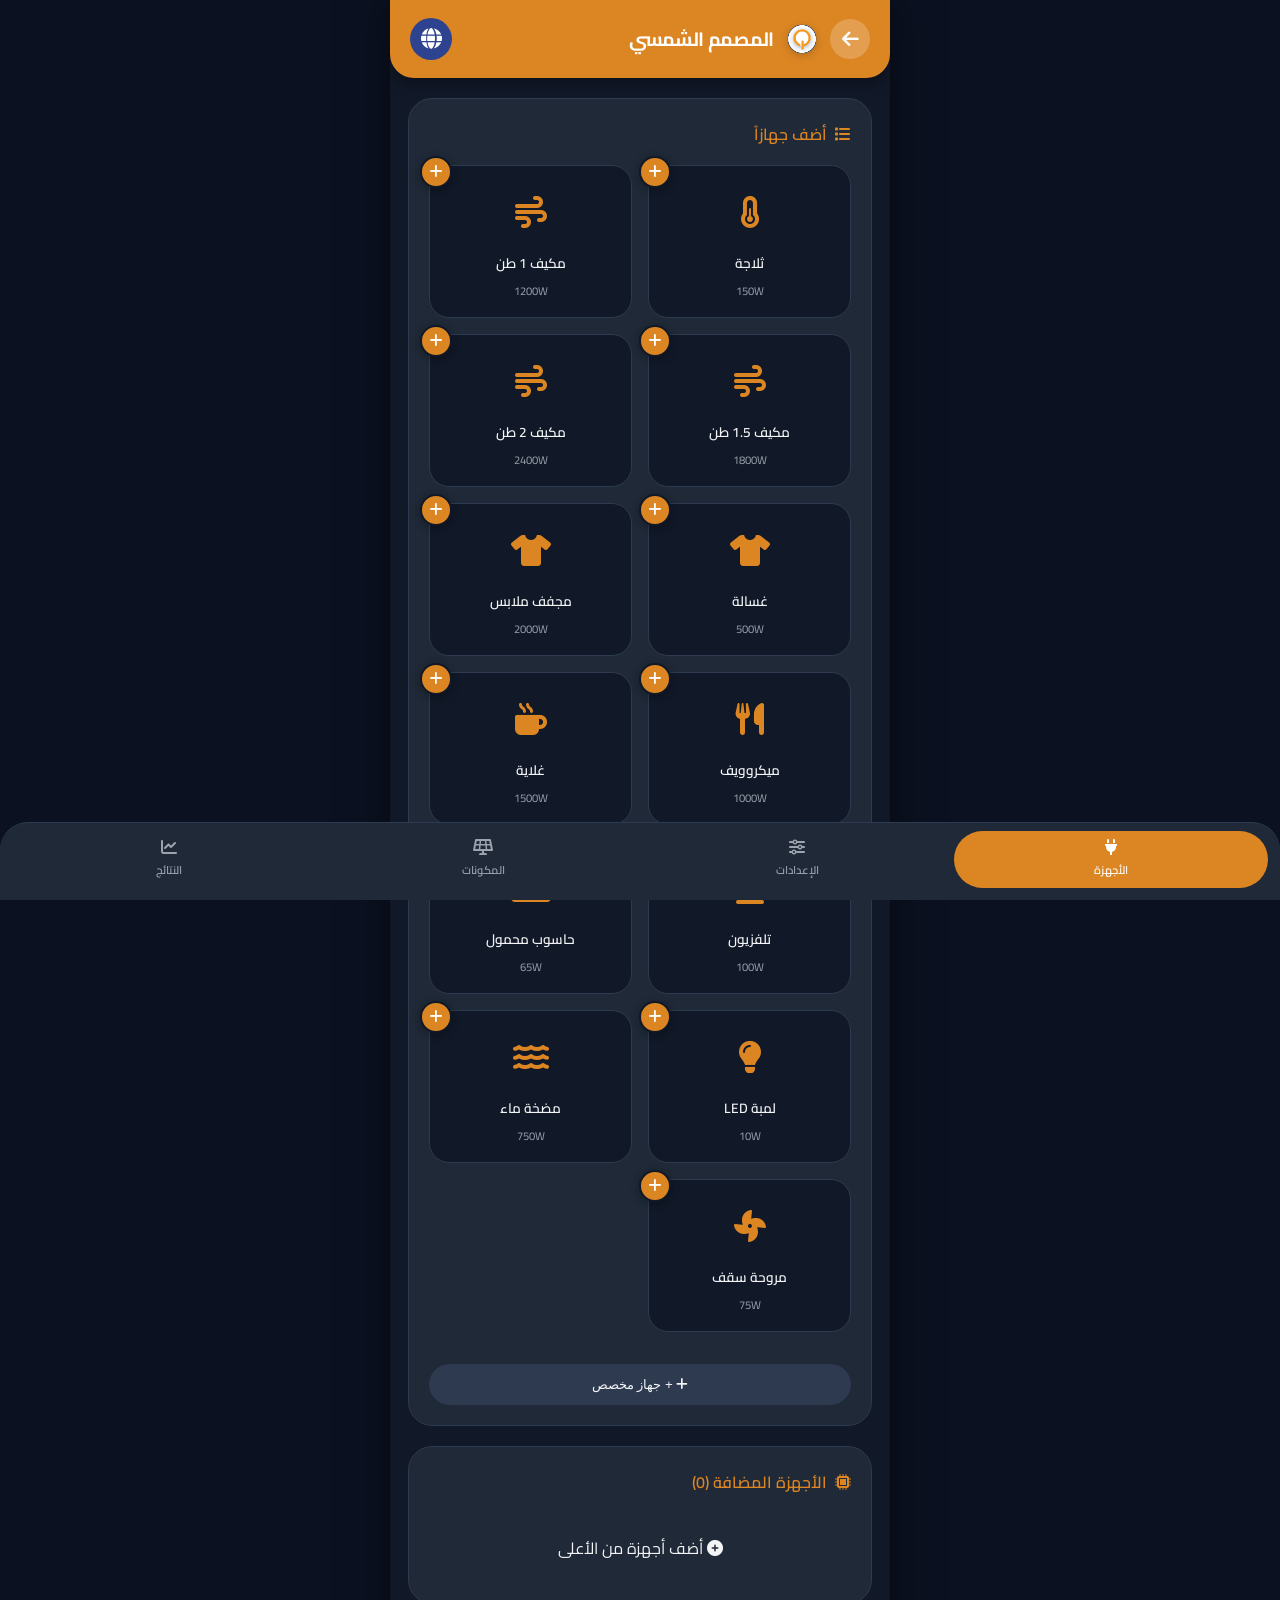
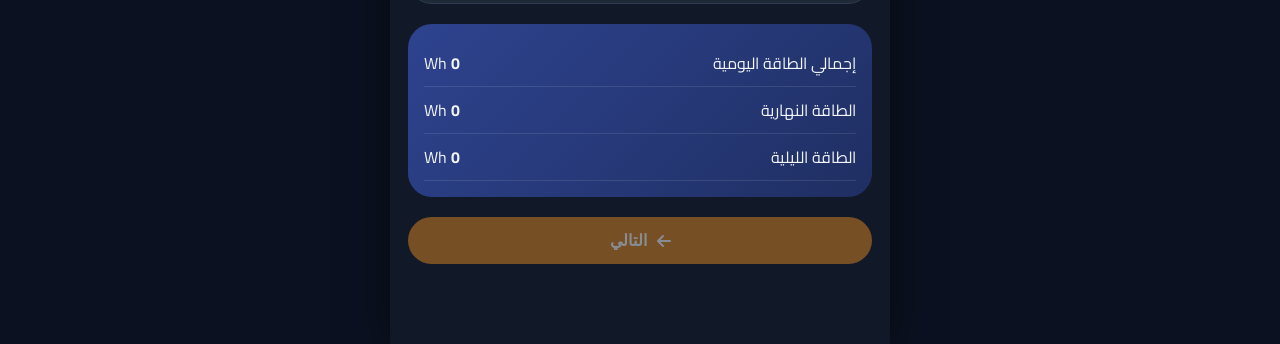
<file: solar-designer.html>
<!DOCTYPE html>
<html lang="en">

<head>
    <meta charset="UTF-8">
    <meta name="viewport" content="width=device-width, initial-scale=1.0, viewport-fit=cover, user-scalable=no">
    <title>QSolar | Solar System Designer</title>
    <link rel="icon" type="image/x-icon" href="1774361357592.png">
    <link rel="preconnect" href="https://fonts.googleapis.com">
    <link rel="preconnect" href="https://fonts.gstatic.com" crossorigin>
    <link
        href="https://fonts.googleapis.com/css2?family=Cairo:wght@400;500;600;700&family=Inter:opsz,wght@14..32,400;14..32,500;14..32,600;14..32,700&display=swap"
        rel="stylesheet">
    <link rel="stylesheet" href="https://cdnjs.cloudflare.com/ajax/libs/font-awesome/6.0.0-beta3/css/all.min.css">
    <link rel="stylesheet" href="global.css">
    <link rel="manifest" href="manifest.json">
    <meta name="theme-color" content="#111827">
    <meta name="apple-mobile-web-app-capable" content="yes">
    <meta name="apple-mobile-web-app-status-bar-style" content="black-translucent">
    <meta name="apple-mobile-web-app-title" content="QSolar">
    <style>
        * {
            margin: 0;
            padding: 0;
            box-sizing: border-box;
        }

        :root {
            --primary: #DC8623;
            --primary-dark: #b56c1c;
            --primary-light: #f0a450;
            --secondary: #2E438F;
            --secondary-dark: #1f2f63;
            --bg-dark: #0B1120;
            --surface: #111827;
            --surface-light: #1F2937;
            --surface-lighter: #2D3A4F;
            --text-primary: #F3F4F6;
            --text-secondary: #9CA3AF;
            --success: #10B981;
            --danger: #EF4444;
            --warning: #F59E0B;
            --info: #3B82F6;
            --border: #2D3A4F;
            --transition: all 0.2s ease;
        }

        body {
            font-family: 'Inter', sans-serif;
            background: var(--bg-dark);
            color: var(--text-primary);
            min-height: 100vh;
            overflow-x: hidden;
        }

        body.rtl {
            direction: rtl;
            font-family: 'Cairo', sans-serif;
        }

        .app-container {
            width: 100%;
            max-width: 500px;
            margin: 0 auto;
            background: var(--surface);
            min-height: 100vh;
            display: flex;
            flex-direction: column;
            position: relative;
            box-shadow: 0 0 40px rgba(0, 0, 0, 0.5);
            overflow-x: hidden;
        }

        .header {
            background: var(--primary);
            padding: 18px 20px;
            display: flex;
            justify-content: space-between;
            align-items: center;
            border-bottom-left-radius: 24px;
            border-bottom-right-radius: 24px;
            box-shadow: 0 6px 14px rgba(0, 0, 0, 0.3);
        }

        .logo-area {
            display: flex;
            align-items: center;
            gap: 10px;
        }

        .back-button {
            background: rgba(255, 255, 255, 0.2);
            border: none;
            width: 40px;
            height: 40px;
            border-radius: 30px;
            color: white;
            font-size: 1.2rem;
            cursor: pointer;
            transition: var(--transition);
            display: flex;
            align-items: center;
            justify-content: center;
        }

        .back-button:active {
            transform: scale(0.95);
            background: rgba(255, 255, 255, 0.3);
        }

        .logo-icon {
            width: 36px;
            height: 36px;
            background-image: url('1774361357592.png');
            background-size: contain;
            background-repeat: no-repeat;
            filter: drop-shadow(0 2px 4px rgba(0, 0, 0, 0.2));
        }

        .logo-area h1 {
            font-size: 1.2rem;
            font-weight: 700;
            letter-spacing: -0.3px;
            color: white;
        }

        .lang-toggle {
            background: var(--secondary);
            border: none;
            width: 42px;
            height: 42px;
            border-radius: 30px;
            color: white;
            font-size: 1.3rem;
            cursor: pointer;
            transition: var(--transition);
        }

        .lang-toggle:active {
            transform: scale(0.96);
        }

        .main-content {
            flex: 1;
            padding: 20px 18px;
            overflow-y: auto;
            padding-bottom: 80px;
        }

        .steps-container {
            position: fixed;
            bottom: 0;
            left: 0;
            width: 100%;
            background: var(--surface-light);
            display: flex;
            justify-content: space-around;
            border-top: 1px solid var(--border);
            padding: 8px 12px 12px;
            z-index: 20;
            border-radius: 28px 28px 0 0;
        }

        .step {
            flex: 1;
            text-align: center;
            padding: 8px 4px;
            border-radius: 32px;
            cursor: pointer;
            transition: var(--transition);
            font-size: 0.7rem;
            font-weight: 600;
            color: var(--text-secondary);
        }

        .step.active {
            background: var(--primary);
            color: white;
        }

        .step.completed {
            color: var(--success);
        }

        .step i {
            display: block;
            font-size: 1rem;
            margin-bottom: 4px;
        }

        .card {
            background: var(--surface-light);
            border-radius: 24px;
            padding: 20px;
            margin-bottom: 20px;
            border: 1px solid var(--border);
        }

        .card-title {
            font-size: 1rem;
            font-weight: 600;
            margin-bottom: 16px;
            display: flex;
            align-items: center;
            gap: 8px;
            color: var(--primary);
        }

        .device-grid {
            display: grid;
            grid-template-columns: repeat(2, 1fr);
            gap: 16px;
            margin-bottom: 20px;
        }

        .device-preset {
            background: var(--surface);
            border: 1px solid var(--border);
            border-radius: 20px;
            padding: 16px 12px;
            text-align: center;
            position: relative;
            transition: all 0.2s ease;
        }

        .device-preset:hover {
            border-color: var(--primary-light);
            background: var(--surface-lighter);
        }

        .device-icon {
            font-size: 2rem;
            color: var(--primary);
            margin-bottom: 8px;
        }

        .device-name {
            font-size: 0.85rem;
            font-weight: 600;
            margin-bottom: 4px;
        }

        .device-power {
            font-size: 0.7rem;
            color: var(--text-secondary);
        }

        .add-button {
            position: absolute;
            top: -10px;
            right: -10px;
            width: 32px;
            height: 32px;
            background: var(--primary);
            border: 2px solid var(--surface);
            border-radius: 50%;
            display: flex;
            align-items: center;
            justify-content: center;
            cursor: pointer;
            transition: all 0.15s cubic-bezier(0.2, 0.9, 0.4, 1.1);
            box-shadow: 0 2px 8px rgba(0, 0, 0, 0.3);
            z-index: 2;
        }

        .add-button i {
            font-size: 0.9rem;
            color: white;
        }

        .add-button:active {
            transform: scale(0.85);
            background: var(--primary-dark);
        }

        body.rtl .add-button {
            right: auto;
            left: -10px;
        }

        .devices-list {
            max-height: 450px;
            overflow-y: auto;
            scroll-behavior: smooth;
        }

        .devices-list::-webkit-scrollbar {
            width: 4px;
        }

        .devices-list::-webkit-scrollbar-track {
            background: var(--surface);
            border-radius: 4px;
        }

        .devices-list::-webkit-scrollbar-thumb {
            background: var(--primary);
            border-radius: 4px;
        }

        .device-item {
            background: var(--surface);
            border-radius: 16px;
            margin-bottom: 12px;
            border: 1px solid var(--border);
            overflow: hidden;
        }

        .device-header {
            display: flex;
            justify-content: space-between;
            align-items: center;
            padding: 14px 16px;
            cursor: pointer;
            transition: background 0.2s ease;
        }

        .device-header:active {
            background: var(--surface-lighter);
        }

        .device-name-display {
            font-weight: 600;
            display: flex;
            align-items: center;
            gap: 10px;
        }

        .device-name-display i {
            color: var(--primary);
            font-size: 1.2rem;
        }

        .expand-icon {
            color: var(--text-secondary);
            transition: transform 0.3s ease;
        }

        .device-item.expanded .expand-icon {
            transform: rotate(180deg);
        }

        .device-details {
            max-height: 0;
            overflow: hidden;
            transition: max-height 0.3s ease-out;
            padding: 0 16px;
        }

        .device-item.expanded .device-details {
            max-height: 300px;
            padding: 0 16px 16px 16px;
        }

        .delete-device {
            background: transparent;
            border: none;
            color: var(--danger);
            cursor: pointer;
            font-size: 1rem;
            padding: 8px;
            border-radius: 20px;
            transition: var(--transition);
        }

        .delete-device:active {
            transform: scale(0.9);
        }

        .device-fields {
            display: grid;
            grid-template-columns: repeat(auto-fit, minmax(130px, 1fr));
            gap: 12px;
            margin-bottom: 12px;
        }

        .field {
            display: flex;
            flex-direction: column;
            gap: 4px;
        }

        .field label {
            font-size: 0.7rem;
            color: var(--text-secondary);
        }

        .field input {
            background: var(--surface-light);
            border: 1px solid var(--border);
            border-radius: 12px;
            padding: 8px 10px;
            color: var(--text-primary);
            font-size: 0.85rem;
            outline: none;
        }

        /* Custom Select Styles */
        .custom-select {
            position: relative;
            width: 100%;
        }

        .select-selected {
            background: var(--surface-light);
            border: 1px solid var(--border);
            border-radius: 12px;
            padding: 10px 12px;
            color: var(--text-primary);
            font-size: 0.85rem;
            cursor: pointer;
            display: flex;
            justify-content: space-between;
            align-items: center;
            transition: var(--transition);
        }

        .select-selected i {
            color: var(--primary);
            transition: transform 0.2s ease;
            font-size: 0.8rem;
        }

        .select-items {
            position: absolute;
            background: var(--surface);
            top: calc(100% + 4px);
            left: 0;
            right: 0;
            z-index: 99;
            border: 1px solid var(--border);
            border-radius: 12px;
            max-height: 220px;
            overflow-y: auto;
            box-shadow: 0 8px 20px rgba(0, 0, 0, 0.5);
            opacity: 0;
            visibility: hidden;
            transform: translateY(-8px);
            transition: all 0.2s ease;
        }

        .select-items.show {
            opacity: 1;
            visibility: visible;
            transform: translateY(0);
        }

        .select-item {
            padding: 10px 12px;
            cursor: pointer;
            border-bottom: 1px solid var(--border);
            transition: background 0.15s;
            color: var(--text-primary);
            font-size: 0.85rem;
        }

        .select-item:last-child {
            border-bottom: none;
        }

        .select-item:hover {
            background: var(--primary);
            color: white;
        }

        .select-item.selected-active {
            background: var(--primary-dark);
            color: white;
        }

        .mixed-slider {
            margin-top: 8px;
        }

        input[type="range"] {
            -webkit-appearance: none;
            width: 100%;
            height: 6px;
            background: var(--surface-lighter);
            border-radius: 5px;
            outline: none;
        }

        input[type="range"]::-webkit-slider-thumb {
            -webkit-appearance: none;
            width: 18px;
            height: 18px;
            background: var(--primary);
            border-radius: 50%;
            cursor: pointer;
        }

        .mixed-slider label {
            font-size: 0.75rem;
            color: var(--text-secondary);
            margin-bottom: 6px;
            display: block;
        }

        .summary-card {
            background: linear-gradient(135deg, var(--secondary), var(--secondary-dark));
            border-radius: 24px;
            padding: 16px;
            margin-bottom: 20px;
        }

        .summary-row {
            display: flex;
            justify-content: space-between;
            padding: 8px 0;
            border-bottom: 1px solid rgba(255, 255, 255, 0.1);
        }

        .result-card {
            background: linear-gradient(135deg, var(--surface-light), var(--surface));
            border-radius: 24px;
            padding: 20px;
            margin-top: 20px;
            border: 1px solid var(--primary);
        }

        .result-value {
            font-size: 1.3rem;
            font-weight: 700;
            color: var(--primary);
        }

        .warning-card {
            background: rgba(245, 158, 11, 0.1);
            border: 1px solid var(--warning);
            border-radius: 16px;
            padding: 12px;
            margin-top: 12px;
        }

        .warning-item {
            color: var(--warning);
            font-size: 0.75rem;
            padding: 4px 0;
            display: flex;
            align-items: center;
            gap: 8px;
        }

        .btn-primary {
            background: var(--primary);
            border: none;
            width: 100%;
            padding: 14px;
            border-radius: 48px;
            font-weight: bold;
            font-size: 1rem;
            color: white;
            display: flex;
            align-items: center;
            justify-content: center;
            gap: 10px;
            cursor: pointer;
            transition: var(--transition);
            margin-top: 16px;
        }

        .btn-primary:active {
            transform: scale(0.98);
        }

        .btn-secondary {
            background: var(--surface-lighter);
            border: 1px solid var(--border);
            width: 100%;
            padding: 12px;
            border-radius: 48px;
            font-weight: 500;
            color: var(--text-primary);
            cursor: pointer;
            transition: var(--transition);
            margin-top: 12px;
        }

        .btn-secondary:active {
            transform: scale(0.98);
        }

        .calculation-details {
            background: var(--surface);
            border-radius: 16px;
            padding: 16px;
            margin-top: 16px;
        }

        .formula-item {
            font-size: 0.75rem;
            padding: 8px 0;
            border-bottom: 1px solid var(--border);
            font-family: monospace;
        }

        .toast {
            position: fixed;
            bottom: 90px;
            left: 50%;
            transform: translateX(-50%);
            background: var(--surface-light);
            backdrop-filter: blur(12px);
            color: white;
            padding: 12px 20px;
            border-radius: 60px;
            font-size: 0.85rem;
            z-index: 200;
            max-width: 85%;
            text-align: center;
            pointer-events: none;
            animation: toastSlide 0.3s ease-out;
        }

        @keyframes toastSlide {
            from {
                opacity: 0;
                transform: translateX(-50%) translateY(20px);
            }

            to {
                opacity: 1;
                transform: translateX(-50%) translateY(0);
            }
        }

        .tooltip-icon {
            color: var(--info);
            font-size: 0.7rem;
            cursor: pointer;
            margin-left: 6px;
            transition: var(--transition);
        }

        .tooltip-icon:active {
            transform: scale(0.9);
        }

        body.rtl .tooltip-icon {
            margin-left: 0;
            margin-right: 6px;
        }

        .tooltip-text {
            background: var(--surface-lighter);
            border-left: 3px solid var(--primary);
            border-radius: 12px;
            padding: 8px 12px;
            font-size: 0.7rem;
            margin-top: 6px;
            margin-bottom: 8px;
            color: var(--text-secondary);
            animation: fadeIn 0.2s ease;
        }

        @keyframes fadeIn {
            from {
                opacity: 0;
                transform: translateY(-4px);
            }

            to {
                opacity: 1;
                transform: translateY(0);
            }
        }

        .disclaimer-note {
            background: rgba(59, 130, 246, 0.1);
            border-left: 3px solid var(--info);
            border-radius: 16px;
            padding: 14px;
            margin-top: 20px;
            font-size: 0.75rem;
            color: var(--text-secondary);
        }

        .disclaimer-note i {
            color: var(--info);
            margin-right: 8px;
        }
    </style>
</head>

<body>
    <div class="app-container" id="appContainer">
        <div class="header">
            <div class="logo-area">
                <button class="back-button" id="backToMainBtn"><i class="fas fa-arrow-left"></i></button>
                <div class="logo-icon"></div>
                <h1 id="appTitle">المصمم الشمسي</h1>
            </div>
            <button class="lang-toggle" id="langToggleBtn"><i class="fas fa-globe"></i></button>
        </div>
        <div class="main-content" id="mainContent">
            <div id="dynamicView"></div>
        </div>
    </div>

    <script>
        // Translations with tooltips
        const translations = {
            ar: {
                appName: "المصمم الشمسي",
                step1: "الأجهزة", step2: "الإعدادات", step3: "المكونات", step4: "النتائج", step5: "التفاصيل",
                devicePresetsTitle: "أضف جهازاً", customDeviceBtn: "+ جهاز مخصص", power: "الاستطاعة (W)", hours: "ساعات/اليوم", usageType: "نوع الاستخدام",
                dayType: "نهاري", nightType: "ليلي", mixedType: "مختلط", mixedRatio: "النسبة النهارية", totalEnergy: "إجمالي الطاقة اليومية",
                dayEnergy: "الطاقة النهارية", nightEnergy: "الطاقة الليلية", peakSunHours: "ساعات الذروة الشمسية", autonomyDays: "أيام الاستقلالية",
                batteryType: "نوع البطارية", lithium: "ليثيوم أيون (LiFePO4)", leadAcid: "جل/AGM (رصاصي)", simultaneityFactor: "عامل التزامن",
                inverterMargin: "هامش أمان الانفرتر", panelPower: "استطاعة اللوح المفرد (Wp)", batteryCapacity: "سعة البطارية الواحدة (Ah)",
                batteryVoltage: "جهد البطارية (V)", systemVoltage: "نظام الجهد", calculate: "احسب التجميعة", saveSystem: "حفظ التجميعة",
                pvRequired: "استطاعة الألواح المطلوبة", panelsCount: "عدد الألواح", batteryRequired: "سعة البطارية المطلوبة",
                batteriesCount: "عدد البطاريات", inverterPower: "استطاعة الانفرتر", recommended: "النتائج الموصى بها",
                emptyDevices: "أضف جهازاً واحداً على الأقل", saved: "تم حفظ التجميعة", calculationDetails: "تفاصيل العمليات الحسابية",
                formulaTotalEnergy: "إجمالي الطاقة = Σ (الاستطاعة × ساعات الاستخدام)", formulaPvPower: "استطاعة الألواح = (الطاقة الإجمالية × معامل الفقد) ÷ (ساعات الذروة × كفاءة الشاحن)",
                formulaBattery: "سعة البطارية = (الطاقة الليلية × أيام الاستقلالية) ÷ (عمق التفريغ × كفاءة البطارية × جهد النظام)",
                formulaInverter: "استطاعة الانفرتر = (أعلى حمل متزامن × هامش الأمان) ÷ كفاءة الانفرتر",
                chargerEfficiency: "كفاءة الشاحن", inverterEfficiency: "كفاءة الانفرتر", batteryEfficiency: "كفاءة البطارية", lossFactor: "معامل الفقد",
                warnings: "تحذيرات النظام", requiredArea: "المساحة المطلوبة للألواح", systemCurrent: "تيار النظام", cableSection: "مقطع الكابل الموصى به",
                autoSystemVoltage: "تلقائي",
                tooltip_autonomy: "عدد الأيام التي يمكن للنظام العمل فيها بدون شمس (أيام غائمة متتالية)",
                tooltip_simultaneity: "نسبة الأجهزة التي تعمل في نفس الوقت (يتراوح بين 0.3-0.8 حسب نمط الاستخدام)",
                tooltip_inverterMargin: "نسبة إضافية لحماية الانفرتر من الأحمال اللحظية العالية",
                tooltip_chargerEfficiency: "كفاءة منظم الشحن MPPT (95-99%)",
                tooltip_inverterEfficiency: "كفاءة تحويل التيار من DC إلى AC (85-95%)",
                tooltip_batteryEfficiency: "كفاءة شحن وتفريغ البطارية (80-90%)",
                tooltip_lossFactor: "نسبة الفقد في الكابلات والأتربة والحرارة (15-25%)",
                disclaimer: "⚠️ ملاحظة: هذه الحسابات نظرية وتقديرية تعتمد على معطيات افتراضية. قد تختلف النتائج في الظروف الحقيقية بنسبة 10-30% حسب: ظروف الطقس الفعلية (الغبار، الحرارة، الغيوم) - كفاءة المعدات المستخدمة - نمط الاستخدام الفعلي للأجهزة."
            },
            en: {
                appName: "Solar Designer", step1: "Devices", step2: "Settings", step3: "Components", step4: "Results", step5: "Details",
                devicePresetsTitle: "Add Device", customDeviceBtn: "+ Custom Device", power: "Power (W)", hours: "Hours/Day", usageType: "Usage Type",
                dayType: "Daytime", nightType: "Nighttime", mixedType: "Mixed", mixedRatio: "Daytime Ratio", totalEnergy: "Total Daily Energy",
                dayEnergy: "Daytime Energy", nightEnergy: "Nighttime Energy", peakSunHours: "Peak Sun Hours", autonomyDays: "Autonomy Days",
                batteryType: "Battery Type", lithium: "Lithium Ion (LiFePO4)", leadAcid: "Gel/AGM (Lead Acid)", simultaneityFactor: "Simultaneity Factor",
                inverterMargin: "Inverter Safety Margin", panelPower: "Single Panel Power (Wp)", batteryCapacity: "Single Battery Capacity (Ah)",
                batteryVoltage: "Battery Voltage (V)", systemVoltage: "System Voltage", calculate: "Calculate System", saveSystem: "Save System",
                pvRequired: "Required PV Power", panelsCount: "Number of Panels", batteryRequired: "Required Battery Capacity",
                batteriesCount: "Number of Batteries", inverterPower: "Inverter Power", recommended: "Recommended Results",
                emptyDevices: "Add at least one device", saved: "System saved", calculationDetails: "Calculation Details",
                formulaTotalEnergy: "Total Energy = Σ (Power × Hours)", formulaPvPower: "PV Power = (Total Energy × Loss Factor) ÷ (Peak Hours × Charger Efficiency)",
                formulaBattery: "Battery Capacity = (Night Energy × Autonomy Days) ÷ (DoD × Battery Efficiency × System Voltage)",
                formulaInverter: "Inverter Power = (Max Simultaneous Load × Safety Margin) ÷ Inverter Efficiency",
                chargerEfficiency: "Charger Efficiency", inverterEfficiency: "Inverter Efficiency", batteryEfficiency: "Battery Efficiency", lossFactor: "Loss Factor",
                warnings: "System Warnings", requiredArea: "Required Panel Area", systemCurrent: "System Current", cableSection: "Recommended Cable Section",
                autoSystemVoltage: "Auto",
                tooltip_autonomy: "Number of days the system can operate without sun (consecutive cloudy days)",
                tooltip_simultaneity: "Percentage of devices operating simultaneously (ranges 0.3-0.8 depending on usage pattern)",
                tooltip_inverterMargin: "Additional percentage to protect inverter from high instantaneous loads",
                tooltip_chargerEfficiency: "MPPT charge controller efficiency (95-99%)",
                tooltip_inverterEfficiency: "DC to AC conversion efficiency (85-95%)",
                tooltip_batteryEfficiency: "Battery charge/discharge efficiency (80-90%)",
                tooltip_lossFactor: "Losses from cables, dust, and temperature (15-25%)",
                disclaimer: "⚠️ Note: These calculations are theoretical estimates based on default assumptions. Actual results may vary by 10-30% depending on: actual weather conditions (dust, heat, clouds) - equipment efficiency - actual usage pattern."
            }
        };

        let currentLang = "ar";
        let currentStep = 1;
        let devices = [];
        let expandedDevices = new Set();

        let systemSettings = {
            peakSunHours: 5, autonomyDays: 2, batteryType: "lithium", simultaneityFactor: 0.7, inverterMargin: 0.2,
            chargerEfficiency: 0.97, inverterEfficiency: 0.92, batteryEfficiency: 0.85, lossFactor: 1.25
        };

        let componentSettings = {
            panelPower: 550, panelVoltage: 24, panelArea: 2.2, batteryCapacity: 200, batteryVoltage: 12, systemVoltage: null
        };

        let calculationResults = null;

        // Store select values temporarily
        let tempUsageType = {};
        let tempAutonomyDays = 2;
        let tempBatteryType = "lithium";
        let tempSystemVoltage = "auto";

        function t(key) { return translations[currentLang][key] || key; }

        function showToast(message) {
            let toast = document.querySelector(".toast");
            if (toast) toast.remove();
            const div = document.createElement("div");
            div.className = "toast";
            div.innerText = message;
            document.body.appendChild(div);
            setTimeout(() => div.remove(), 3000);
        }

        // Custom Select Functions
        function initCustomSelects() {
            document.querySelectorAll('.custom-select').forEach(select => {
                const selected = select.querySelector('.select-selected');
                const items = select.querySelector('.select-items');
                const selectId = select.id;

                if (!selected || !items) return;

                selected.addEventListener('click', (e) => {
                    e.stopPropagation();
                    closeAllSelects(selectId);
                    items.classList.toggle('show');
                    const icon = selected.querySelector('i');
                    if (icon) {
                        icon.style.transform = items.classList.contains('show') ? 'rotate(180deg)' : 'rotate(0)';
                    }
                });

                items.querySelectorAll('.select-item').forEach(item => {
                    item.addEventListener('click', function () {
                        const value = this.dataset.value;
                        const text = this.textContent;
                        const textSpan = selected.querySelector('span');
                        if (textSpan) textSpan.textContent = text;

                        items.querySelectorAll('.select-item').forEach(i => i.classList.remove('selected-active'));
                        this.classList.add('selected-active');

                        items.classList.remove('show');
                        const icon = selected.querySelector('i');
                        if (icon) icon.style.transform = 'rotate(0)';

                        // Trigger change event
                        const event = new CustomEvent('select-change', { detail: { id: selectId, value: value, text: text } });
                        document.dispatchEvent(event);
                    });
                });
            });
        }

        function closeAllSelects(exceptId) {
            document.querySelectorAll('.custom-select').forEach(select => {
                if (select.id !== exceptId) {
                    const items = select.querySelector('.select-items');
                    const icon = select.querySelector('.select-selected i');
                    if (items) items.classList.remove('show');
                    if (icon) icon.style.transform = 'rotate(0)';
                }
            });
        }

        function setSelectValue(selectId, value) {
            const select = document.getElementById(selectId);
            if (!select) return;
            const item = select.querySelector(`.select-item[data-value="${value}"]`);
            if (item) {
                const textSpan = select.querySelector('.select-selected span');
                if (textSpan) textSpan.textContent = item.textContent;
                select.querySelectorAll('.select-item').forEach(i => i.classList.remove('selected-active'));
                item.classList.add('selected-active');
            }
        }

        function getSelectValue(selectId) {
            const select = document.getElementById(selectId);
            if (!select) return null;
            const active = select.querySelector('.select-item.selected-active');
            return active ? active.dataset.value : null;
        }

        // Listen for select changes
        document.addEventListener('select-change', (e) => {
            const { id, value } = e.detail;
            if (id === 'autonomyDaysSelect') tempAutonomyDays = parseInt(value);
            else if (id === 'batteryTypeSelect') tempBatteryType = value;
            else if (id === 'systemVoltageSelect') tempSystemVoltage = value;
        });

        document.addEventListener('click', () => closeAllSelects(null));

        // Rest of the functions remain similar but with select modifications
        function computeEstimatedPVPower() {
            const { totalEnergy } = calculateEnergy();
            if (totalEnergy === 0) return 0;
            return (totalEnergy * 1.3) / systemSettings.peakSunHours;
        }

        function getRecommendedPanelPower(estimatedPV) {
            if (estimatedPV < 1000) return 400;
            else if (estimatedPV < 3000) return 550;
            else if (estimatedPV < 6000) return 600;
            else return 670;
        }

        function getRecommendedSystemVoltage(estimatedPV) {
            if (estimatedPV < 1500) return 12;
            else if (estimatedPV < 4000) return 24;
            else return 48;
        }

        function getRecommendedBatterySpecs(estimatedPV, systemVoltage, totalEnergy) {
            const estimatedStorageEnergy = (totalEnergy * 0.6) / systemSettings.inverterEfficiency;
            const estimatedBatteryAh = estimatedStorageEnergy / systemVoltage;
            if (systemVoltage === 48) {
                let cap = 200;
                if (estimatedBatteryAh < 300) cap = 200;
                else if (estimatedBatteryAh < 600) cap = 300;
                else cap = 500;
                return { voltage: 48, capacity: cap };
            } else if (systemVoltage === 24) {
                let cap = 200;
                if (estimatedBatteryAh < 400) cap = 200;
                else if (estimatedBatteryAh < 800) cap = 300;
                else cap = 400;
                return { voltage: 12, capacity: cap };
            } else {
                let cap = 150;
                if (estimatedBatteryAh < 300) cap = 150;
                else if (estimatedBatteryAh < 600) cap = 200;
                else cap = 300;
                return { voltage: 12, capacity: cap };
            }
        }

        function applySmartComponentDefaults() {
            const { totalEnergy } = calculateEnergy();
            if (devices.length === 0) return;
            const estimatedPV = computeEstimatedPVPower();
            const recommendedPanelPower = getRecommendedPanelPower(estimatedPV);
            const recommendedSysVoltage = getRecommendedSystemVoltage(estimatedPV);
            const battSpecs = getRecommendedBatterySpecs(estimatedPV, recommendedSysVoltage, totalEnergy);

            const panelPowerInput = document.getElementById("panelPower");
            const panelVoltageInput = document.getElementById("panelVoltage");
            const panelAreaInput = document.getElementById("panelArea");
            const batteryCapacityInput = document.getElementById("batteryCapacity");
            const batteryVoltageInput = document.getElementById("batteryVoltage");

            if (panelPowerInput) {
                panelPowerInput.placeholder = `${recommendedPanelPower} Wp (موصى به)`;
                if (!panelPowerInput.value) panelPowerInput.value = recommendedPanelPower;
            }

            let recommendedPanelVoltage = 24;
            if (recommendedSysVoltage === 48) recommendedPanelVoltage = 48;

            if (panelVoltageInput) {
                panelVoltageInput.placeholder = `${recommendedPanelVoltage} V (موصى به)`;
                if (!panelVoltageInput.value) panelVoltageInput.value = recommendedPanelVoltage;
            }

            const recommendedPanelArea = (recommendedPanelPower <= 400) ? 1.8 : (recommendedPanelPower <= 550 ? 2.2 : 2.6);
            if (panelAreaInput) {
                panelAreaInput.placeholder = `${recommendedPanelArea} m² (موصى به)`;
                if (!panelAreaInput.value) panelAreaInput.value = recommendedPanelArea;
            }

            if (batteryCapacityInput) {
                batteryCapacityInput.placeholder = `${battSpecs.capacity} Ah (موصى به)`;
                if (!batteryCapacityInput.value) batteryCapacityInput.value = battSpecs.capacity;
            }

            if (batteryVoltageInput) {
                batteryVoltageInput.placeholder = `${battSpecs.voltage} V (موصى به)`;
                if (!batteryVoltageInput.value) batteryVoltageInput.value = battSpecs.voltage;
            }
        }

        const deviceDatabase = [
            { name: "ثلاجة", nameEn: "Refrigerator", power: 150, icon: "fas fa-thermometer-half" },
            { name: "مكيف 1 طن", nameEn: "AC 1 Ton", power: 1200, icon: "fas fa-wind" },
            { name: "مكيف 1.5 طن", nameEn: "AC 1.5 Ton", power: 1800, icon: "fas fa-wind" },
            { name: "مكيف 2 طن", nameEn: "AC 2 Ton", power: 2400, icon: "fas fa-wind" },
            { name: "غسالة", nameEn: "Washing Machine", power: 500, icon: "fas fa-tshirt" },
            { name: "مجفف ملابس", nameEn: "Dryer", power: 2000, icon: "fas fa-tshirt" },
            { name: "ميكروويف", nameEn: "Microwave", power: 1000, icon: "fas fa-utensils" },
            { name: "غلاية", nameEn: "Kettle", power: 1500, icon: "fas fa-mug-hot" },
            { name: "تلفزيون", nameEn: "TV", power: 100, icon: "fas fa-tv" },
            { name: "حاسوب محمول", nameEn: "Laptop", power: 65, icon: "fas fa-laptop" },
            { name: "لمبة LED", nameEn: "LED Light", power: 10, icon: "fas fa-lightbulb" },
            { name: "مضخة ماء", nameEn: "Water Pump", power: 750, icon: "fas fa-water" },
            { name: "مروحة سقف", nameEn: "Ceiling Fan", power: 75, icon: "fas fa-fan" }
        ];

        function addDevice(deviceTemplate) {
            const newDevice = {
                id: Date.now(),
                name: currentLang === "ar" ? deviceTemplate.name : deviceTemplate.nameEn,
                power: deviceTemplate.power,
                hours: (deviceTemplate.name === "ثلاجة" || deviceTemplate.name === "Refrigerator") ? 24 : 4,
                usageType: "mixed",
                mixedRatio: 50,
                icon: deviceTemplate.icon
            };
            devices.unshift(newDevice);
            renderCurrentStep();
            setTimeout(() => { const container = document.querySelector('.devices-list'); if (container) container.scrollTop = 0; }, 50);
            showToast(`${currentLang === "ar" ? "تم إضافة" : "Added"} ${newDevice.name}`);
        }

        function addCustomDevice() {
            const name = prompt(currentLang === "ar" ? "اسم الجهاز" : "Device Name");
            if (!name) return;
            const power = parseFloat(prompt(t("power"), "100"));
            if (isNaN(power)) return;
            devices.unshift({ id: Date.now(), name, power, hours: 4, usageType: "mixed", mixedRatio: 50, icon: "fas fa-plug" });
            renderCurrentStep();
            showToast(`${currentLang === "ar" ? "تم إضافة" : "Added"} ${name}`);
        }

        function toggleDeviceExpand(deviceId) {
            const newSet = new Set();
            if (!expandedDevices.has(deviceId)) newSet.add(deviceId);
            expandedDevices = newSet;
            renderCurrentStep();
            setTimeout(() => {
                const elem = document.querySelector(`.device-item.expanded`);
                if (elem) elem.scrollIntoView({ behavior: 'smooth', block: 'center' });
            }, 50);
        }

        function updateDevice(deviceId, field, value) {
            const device = devices.find(d => d.id === deviceId);
            if (device) {
                device[field] = field === "power" || field === "hours" ? parseFloat(value) || 0 : value;
                renderCurrentStep();
            }
        }

        function deleteDevice(deviceId) {
            devices = devices.filter(d => d.id !== deviceId);
            expandedDevices.delete(deviceId);
            renderCurrentStep();
        }

        function calculateEnergy() {
            let total = 0, day = 0, night = 0;
            devices.forEach(d => {
                const daily = d.power * d.hours;
                total += daily;
                if (d.usageType === "day") day += daily;
                else if (d.usageType === "night") night += daily;
                else if (d.usageType === "mixed") {
                    const r = (d.mixedRatio || 50) / 100;
                    day += daily * r;
                    night += daily * (1 - r);
                }
            });
            return { totalEnergy: total, dayEnergy: day, nightEnergy: night };
        }

        function calculateMaxSimultaneousLoad() {
            let maxLoad = 0;
            devices.forEach(d => {
                let p = 0;
                if (d.usageType === 'day') p = 0.3;
                else if (d.usageType === 'night') p = 0.7;
                else if (d.usageType === 'mixed') {
                    const r = (d.mixedRatio || 50) / 100;
                    p = r * 0.3 + (1 - r) * 0.7;
                }
                maxLoad += d.power * p;
            });
            const totalPower = devices.reduce((s, d) => s + d.power, 0);
            return Math.max(maxLoad, totalPower * 0.2);
        }

        function calculateSystem() {
            const { totalEnergy, nightEnergy } = calculateEnergy();
            if (devices.length === 0) return null;
            const dod = systemSettings.batteryType === "lithium" ? 0.8 : 0.5;
            const pvRequired = (totalEnergy * systemSettings.lossFactor) / (systemSettings.peakSunHours * systemSettings.chargerEfficiency);
            let recommendedVoltage = getRecommendedSystemVoltage(computeEstimatedPVPower());
            const systemVoltage = componentSettings.systemVoltage || recommendedVoltage;
            const batteryWh = (nightEnergy * systemSettings.autonomyDays) / (dod * systemSettings.batteryEfficiency);
            const batteryAh = batteryWh / systemVoltage;
            const maxSimultaneousLoad = calculateMaxSimultaneousLoad();
            const inverterPower = (maxSimultaneousLoad * (1 + systemSettings.inverterMargin)) / systemSettings.inverterEfficiency;
            const panelsCount = Math.ceil(pvRequired / componentSettings.panelPower);
            const batteriesCount = Math.ceil(batteryAh / componentSettings.batteryCapacity);
            const requiredArea = panelsCount * (componentSettings.panelArea || 2.2);
            const systemCurrent = inverterPower / systemVoltage;
            let cableSection = "2.5 mm²";
            if (systemCurrent > 100) cableSection = "35 mm²";
            else if (systemCurrent > 60) cableSection = "16 mm²";
            else if (systemCurrent > 30) cableSection = "10 mm²";
            else if (systemCurrent > 20) cableSection = "6 mm²";
            else if (systemCurrent > 10) cableSection = "4 mm²";

            const warnings = [];
            if (pvRequired > 10000) warnings.push(currentLang === "ar" ? "⚠️ استطاعة ألواح عالية جداً، يفضل استخدام نظام 48V" : "⚠️ Very high PV power, recommend 48V system");
            if (batteryAh > 2000) warnings.push(currentLang === "ar" ? "⚠️ سعة بطاريات كبيرة، تأكد من مساحة التخزين المناسبة" : "⚠️ Large battery capacity, ensure adequate storage space");
            if (inverterPower > 5000) warnings.push(currentLang === "ar" ? "⚠️ استطاعة انفرتر عالية، تأكد من نظام التبريد المناسب" : "⚠️ High inverter power, ensure proper cooling");
            if (requiredArea > 50) warnings.push(currentLang === "ar" ? `⚠️ المساحة المطلوبة ${Math.round(requiredArea)}م² كبيرة جداً` : `⚠️ Required area ${Math.round(requiredArea)}m² is very large`);

            calculationResults = {
                totalEnergy: Math.round(totalEnergy),
                dayEnergy: Math.round(calculateEnergy().dayEnergy),
                nightEnergy: Math.round(nightEnergy),
                pvRequired: Math.round(pvRequired),
                panelsCount,
                batteryAh: Math.round(batteryAh),
                batteriesCount,
                systemVoltage,
                inverterPower: Math.round(inverterPower),
                maxSimultaneousLoad: Math.round(maxSimultaneousLoad),
                requiredArea: Math.round(requiredArea),
                systemCurrent: Math.round(systemCurrent),
                cableSection,
                dod: Math.round(dod * 100),
                peakSunHours: systemSettings.peakSunHours,
                autonomyDays: systemSettings.autonomyDays,
                warnings,
                efficiencies: {
                    charger: systemSettings.chargerEfficiency,
                    inverter: systemSettings.inverterEfficiency,
                    battery: systemSettings.batteryEfficiency,
                    loss: systemSettings.lossFactor
                }
            };
            renderCurrentStep();
        }

        function renderTooltip(fieldKey, labelText) {
            const tooltipKey = `tooltip_${fieldKey}`;
            if (translations[currentLang][tooltipKey]) {
                return `<div style="display:inline-flex;align-items:center;"><span>${labelText}</span><i class="fas fa-info-circle tooltip-icon" data-tooltip="${translations[currentLang][tooltipKey]}"></i></div>`;
            }
            return labelText;
        }

        function attachTooltipEvents() {
            document.querySelectorAll('.tooltip-icon').forEach(icon => {
                icon.removeEventListener('click', handleTooltipClick);
                icon.addEventListener('click', handleTooltipClick);
            });
        }

        function handleTooltipClick(e) {
            e.stopPropagation();
            const msg = e.currentTarget.getAttribute('data-tooltip');
            if (!msg) return;
            const existing = e.currentTarget.parentElement.querySelector('.tooltip-text');
            if (existing) existing.remove();
            const div = document.createElement('div');
            div.className = 'tooltip-text';
            div.innerText = msg;
            e.currentTarget.parentElement.appendChild(div);
            setTimeout(() => div.remove(), 3000);
            const removeOnClickOutside = (ev) => {
                if (!div.contains(ev.target) && ev.target !== e.currentTarget) {
                    div.remove();
                    document.removeEventListener('click', removeOnClickOutside);
                }
            };
            setTimeout(() => document.addEventListener('click', removeOnClickOutside), 10);
        }

        function createUsageTypeSelect(deviceId, currentValue) {
            const options = [
                { value: 'day', label: t('dayType') },
                { value: 'night', label: t('nightType') },
                { value: 'mixed', label: t('mixedType') }
            ];

            let html = `<div class="custom-select" id="usageType_${deviceId}" style="margin-top:4px;">`;
            html += `<div class="select-selected"><span>${options.find(o => o.value === currentValue)?.label || t('mixedType')}</span><i class="fas fa-chevron-down"></i></div>`;
            html += `<div class="select-items">`;
            options.forEach(opt => {
                html += `<div class="select-item ${opt.value === currentValue ? 'selected-active' : ''}" data-value="${opt.value}">${opt.label}</div>`;
            });
            html += `</div></div>`;
            return html;
        }

        function renderCurrentStep() {
            const container = document.getElementById("dynamicView");
            if (!container) return;
            const { totalEnergy, dayEnergy, nightEnergy } = calculateEnergy();
            const stepsCount = calculationResults ? 5 : 4;

            let stepsHtml = `<div class="steps-container">`;
            for (let i = 1; i <= stepsCount; i++) {
                stepsHtml += `<div class="step ${currentStep === i ? 'active' : ''} ${currentStep > i ? 'completed' : ''}" onclick="goToStep(${i})"><i class="fas ${i === 1 ? 'fa-plug' : i === 2 ? 'fa-sliders-h' : i === 3 ? 'fa-solar-panel' : i === 4 ? 'fa-chart-line' : 'fa-calculator'}"></i><span>${t(`step${i}`)}</span></div>`;
            }
            stepsHtml += `</div>`;

            if (currentStep === 1) {
                const deviceGrid = deviceDatabase.map(d => `<div class="device-preset"><div class="add-button" onclick='addDevice(${JSON.stringify(d).replace(/'/g, "&apos;")})'><i class="fas fa-plus"></i></div><div class="device-icon"><i class="${d.icon}"></i></div><div class="device-name">${currentLang === "ar" ? d.name : d.nameEn}</div><div class="device-power">${d.power}W</div></div>`).join('');

                const devicesListHtml = devices.map(device => {
                    tempUsageType[device.id] = device.usageType;
                    return `<div class="device-item ${expandedDevices.has(device.id) ? 'expanded' : ''}">
                    <div class="device-header" onclick="toggleDeviceExpand(${device.id})">
                        <div class="device-name-display"><i class="${device.icon}"></i><span>${device.name}</span><span style="font-size:0.7rem;color:var(--text-secondary)">${device.power}W</span></div>
                        <div style="display:flex;gap:8px;align-items:center">
                            <i class="fas fa-chevron-down expand-icon"></i>
                            <button class="delete-device" onclick="event.stopPropagation(); deleteDevice(${device.id})"><i class="fas fa-trash-alt"></i></button>
                        </div>
                    </div>
                    <div class="device-details">
                        <div class="device-fields">
                            <div class="field"><label>${t("power")}</label><input type="number" value="${device.power}" onchange="updateDevice(${device.id}, 'power', this.value)"></div>
                            <div class="field"><label>${t("hours")}</label><input type="number" step="0.5" value="${device.hours}" onchange="updateDevice(${device.id}, 'hours', this.value)"></div>
                            <div class="field"><label>${t("usageType")}</label>${createUsageTypeSelect(device.id, device.usageType)}</div>
                        </div>
                        ${device.usageType === 'mixed' ? `<div class="mixed-slider"><label>${t("mixedRatio")}: ${device.mixedRatio || 50}%</label><input type="range" min="0" max="100" value="${device.mixedRatio || 50}" onchange="updateDevice(${device.id}, 'mixedRatio', this.value); this.previousElementSibling.innerHTML = '${t("mixedRatio")}: ' + this.value + '%';"></div>` : ''}
                    </div>
                </div>`;
                }).join('');

                container.innerHTML = `${stepsHtml}
                <div class="card">
                    <div class="card-title"><i class="fas fa-list"></i> ${t("devicePresetsTitle")}</div>
                    <div class="device-grid">${deviceGrid}</div>
                    <button class="btn-secondary" onclick="addCustomDevice()"><i class="fas fa-plus"></i> ${t("customDeviceBtn")}</button>
                </div>
                <div class="card">
                    <div class="card-title"><i class="fas fa-microchip"></i> ${currentLang === "ar" ? `الأجهزة المضافة (${devices.length})` : `Added Devices (${devices.length})`}</div>
                    <div class="devices-list">${devicesListHtml || `<div style="text-align:center;padding:20px;"><i class="fas fa-plus-circle"></i> ${currentLang === "ar" ? "أضف أجهزة من الأعلى" : "Add devices from above"}</div>`}</div>
                </div>
                <div class="summary-card">
                    <div class="summary-row"><span>${t("totalEnergy")}</span><span><strong>${Math.round(totalEnergy)}</strong> Wh</span></div>
                    <div class="summary-row"><span>${t("dayEnergy")}</span><span><strong>${Math.round(dayEnergy)}</strong> Wh</span></div>
                    <div class="summary-row"><span>${t("nightEnergy")}</span><span><strong>${Math.round(nightEnergy)}</strong> Wh</span></div>
                </div>
                <button class="btn-primary" onclick="goToStep(2)" ${devices.length === 0 ? 'disabled style="opacity:0.5"' : ''}><i class="fas fa-arrow-left"></i> ${currentLang === "ar" ? "التالي" : "Next"}</button>`;

                // Setup usage type select listeners
                devices.forEach(device => {
                    document.addEventListener('select-change', (e) => {
                        if (e.detail.id === `usageType_${device.id}`) {
                            updateDevice(device.id, 'usageType', e.detail.value);
                        }
                    });
                });
            }
            else if (currentStep === 2) {
                const autonomyOptions = [1, 2, 3, 5];
                let autonomyHtml = `<div class="custom-select" id="autonomyDaysSelect">`;
                autonomyHtml += `<div class="select-selected"><span>${tempAutonomyDays} ${currentLang === "ar" ? "يوم" : "day(s)"}</span><i class="fas fa-chevron-down"></i></div>`;
                autonomyHtml += `<div class="select-items">`;
                autonomyOptions.forEach(opt => {
                    autonomyHtml += `<div class="select-item ${opt === tempAutonomyDays ? 'selected-active' : ''}" data-value="${opt}">${opt} ${currentLang === "ar" ? (opt === 1 ? "يوم" : "أيام") : "day(s)"}</div>`;
                });
                autonomyHtml += `</div></div>`;

                const batteryOptions = [
                    { value: 'lithium', label: t('lithium') },
                    { value: 'lead', label: t('leadAcid') }
                ];
                let batteryHtml = `<div class="custom-select" id="batteryTypeSelect">`;
                batteryHtml += `<div class="select-selected"><span>${batteryOptions.find(o => o.value === tempBatteryType)?.label || t('lithium')}</span><i class="fas fa-chevron-down"></i></div>`;
                batteryHtml += `<div class="select-items">`;
                batteryOptions.forEach(opt => {
                    batteryHtml += `<div class="select-item ${opt.value === tempBatteryType ? 'selected-active' : ''}" data-value="${opt.value}">${opt.label}</div>`;
                });
                batteryHtml += `</div></div>`;

                container.innerHTML = `${stepsHtml}
                <div class="card">
                    <div class="card-title"><i class="fas fa-map-marker-alt"></i> ${currentLang === "ar" ? "الموقع والطقس" : "Location & Weather"}</div>
                    <div class="field" style="margin-bottom:16px"><label>${renderTooltip('autonomy', t("peakSunHours"))}</label><input type="number" step="0.5" id="peakSunHours" value="${systemSettings.peakSunHours}"></div>
                    <div class="field"><label>${renderTooltip('autonomy', t("autonomyDays"))}</label>${autonomyHtml}</div>
                </div>
                <div class="card">
                    <div class="card-title"><i class="fas fa-battery-full"></i> ${t("batteryType")}</div>
                    ${batteryHtml}
                </div>
                <div class="card">
                    <div class="card-title"><i class="fas fa-chart-line"></i> ${currentLang === "ar" ? "الإعدادات المتقدمة" : "Advanced Settings"}</div>
                    <div class="field" style="margin-bottom:16px"><label>${renderTooltip('simultaneity', t("simultaneityFactor"))}: <span id="simFactorVal">${Math.round(systemSettings.simultaneityFactor * 100)}</span>%</label><input type="range" min="0.3" max="1" step="0.05" id="simultaneityFactor" value="${systemSettings.simultaneityFactor}" oninput="document.getElementById('simFactorVal').innerText = Math.round(this.value*100)"></div>
                    <div class="field" style="margin-bottom:16px"><label>${renderTooltip('inverterMargin', t("inverterMargin"))}: <span id="invMarginVal">${Math.round(systemSettings.inverterMargin * 100)}</span>%</label><input type="range" min="0.1" max="0.5" step="0.05" id="inverterMargin" value="${systemSettings.inverterMargin}" oninput="document.getElementById('invMarginVal').innerText = Math.round(this.value*100)"></div>
                    <div class="field" style="margin-bottom:16px"><label>${renderTooltip('chargerEfficiency', t("chargerEfficiency"))}: <span id="chargerEffVal">${Math.round(systemSettings.chargerEfficiency * 100)}</span>%</label><input type="range" min="0.85" max="0.99" step="0.01" id="chargerEfficiency" value="${systemSettings.chargerEfficiency}" oninput="document.getElementById('chargerEffVal').innerText = Math.round(this.value*100)"></div>
                    <div class="field" style="margin-bottom:16px"><label>${renderTooltip('inverterEfficiency', t("inverterEfficiency"))}: <span id="invEffVal">${Math.round(systemSettings.inverterEfficiency * 100)}</span>%</label><input type="range" min="0.85" max="0.97" step="0.01" id="inverterEfficiency" value="${systemSettings.inverterEfficiency}" oninput="document.getElementById('invEffVal').innerText = Math.round(this.value*100)"></div>
                    <div class="field" style="margin-bottom:16px"><label>${renderTooltip('batteryEfficiency', t("batteryEfficiency"))}: <span id="batEffVal">${Math.round(systemSettings.batteryEfficiency * 100)}</span>%</label><input type="range" min="0.75" max="0.95" step="0.01" id="batteryEfficiency" value="${systemSettings.batteryEfficiency}" oninput="document.getElementById('batEffVal').innerText = Math.round(this.value*100)"></div>
                    <div class="field"><label>${renderTooltip('lossFactor', t("lossFactor"))}: <span id="lossFactorVal">${systemSettings.lossFactor.toFixed(2)}</span></label><input type="range" min="1.1" max="1.5" step="0.01" id="lossFactor" value="${systemSettings.lossFactor}" oninput="document.getElementById('lossFactorVal').innerText = this.value"></div>
                </div>
                <button class="btn-primary" onclick="saveSettingsAndNext()"><i class="fas fa-save"></i> ${currentLang === "ar" ? "حفظ ومتابعة" : "Save & Continue"}</button>`;
            }
            else if (currentStep === 3) {
                const voltageOptions = [
                    { value: '12', label: '12V' },
                    { value: '24', label: '24V' },
                    { value: '48', label: '48V' },
                    { value: 'auto', label: t('autoSystemVoltage') }
                ];
                let voltageHtml = `<div class="custom-select" id="systemVoltageSelect">`;
                voltageHtml += `<div class="select-selected"><span>${voltageOptions.find(o => o.value === tempSystemVoltage)?.label || t('autoSystemVoltage')}</span><i class="fas fa-chevron-down"></i></div>`;
                voltageHtml += `<div class="select-items">`;
                voltageOptions.forEach(opt => {
                    voltageHtml += `<div class="select-item ${opt.value === tempSystemVoltage ? 'selected-active' : ''}" data-value="${opt.value}">${opt.label}</div>`;
                });
                voltageHtml += `</div></div>`;

                container.innerHTML = `${stepsHtml}
                <div class="card">
                    <div class="card-title"><i class="fas fa-solar-panel"></i> ${currentLang === "ar" ? "الألواح الشمسية" : "Solar Panels"}</div>
                    <div class="field" style="margin-bottom:16px"><label>${t("panelPower")} (Wp)</label><input type="number" id="panelPower" value="${componentSettings.panelPower}"></div>
                    <div class="field" style="margin-bottom:16px"><label>${currentLang === "ar" ? "جهد اللوح (V)" : "Panel Voltage (V)"}</label><input type="number" id="panelVoltage" value="${componentSettings.panelVoltage}"></div>
                    <div class="field"><label>${currentLang === "ar" ? "مساحة اللوح (م²)" : "Panel Area (m²)"}</label><input type="number" step="0.1" id="panelArea" value="${componentSettings.panelArea}"></div>
                </div>
                <div class="card">
                    <div class="card-title"><i class="fas fa-battery-full"></i> ${currentLang === "ar" ? "البطاريات" : "Batteries"}</div>
                    <div class="field" style="margin-bottom:16px"><label>${t("batteryCapacity")} (Ah)</label><input type="number" id="batteryCapacity" value="${componentSettings.batteryCapacity}"></div>
                    <div class="field"><label>${t("batteryVoltage")} (V)</label><input type="number" id="batteryVoltage" value="${componentSettings.batteryVoltage}"></div>
                </div>
                <div class="card">
                    <div class="card-title"><i class="fas fa-bolt"></i> ${t("systemVoltage")}</div>
                    ${voltageHtml}
                </div>
                <button class="btn-primary" onclick="saveComponentsAndCalculate()"><i class="fas fa-calculator"></i> ${t("calculate")}</button>`;

                if (devices.length > 0) applySmartComponentDefaults();
            }
            else if (currentStep === 4 && calculationResults) {
                const r = calculationResults;
                container.innerHTML = `${stepsHtml}
                <div class="result-card">
                    <div class="card-title"><i class="fas fa-chart-line"></i> ${t("recommended")}</div>
                    <div class="summary-row"><span>${t("totalEnergy")}</span><span>${r.totalEnergy} Wh</span></div>
                    <div class="summary-row"><span>${t("pvRequired")}</span><span class="result-value">${r.pvRequired} Wp</span></div>
                    <div class="summary-row"><span>${t("panelsCount")} (${componentSettings.panelPower}W)</span><span><strong>${r.panelsCount}</strong> ${currentLang === "ar" ? "لوح" : "panels"}</span></div>
                    <div class="summary-row"><span>${t("requiredArea")}</span><span>${r.requiredArea} m²</span></div>
                    <div class="summary-row"><span>${t("batteryRequired")}</span><span>${r.batteryAh} Ah @ ${r.systemVoltage}V</span></div>
                    <div class="summary-row"><span>${t("batteriesCount")} (${componentSettings.batteryCapacity}Ah)</span><span><strong>${r.batteriesCount}</strong> ${currentLang === "ar" ? "بطارية" : "batteries"}</span></div>
                    <div class="summary-row"><span>${t("systemVoltage")}</span><span>${r.systemVoltage}V</span></div>
                    <div class="summary-row"><span>${t("inverterPower")}</span><span>${r.inverterPower} W</span></div>
                    <div class="summary-row"><span>${t("systemCurrent")}</span><span>${r.systemCurrent} A</span></div>
                    <div class="summary-row"><span>${t("cableSection")}</span><span>${r.cableSection}</span></div>
                    ${r.warnings.length > 0 ? `<div class="warning-card"><div class="card-title" style="color:var(--warning)"><i class="fas fa-exclamation-triangle"></i> ${t("warnings")}</div>${r.warnings.map(w => `<div class="warning-item"><i class="fas fa-exclamation-circle"></i> ${w}</div>`).join('')}</div>` : ''}
                    <div class="disclaimer-note"><i class="fas fa-info-circle"></i> ${t("disclaimer")}</div>
                </div>
                <button class="btn-primary" onclick="goToStep(5)"><i class="fas fa-chart-simple"></i> ${currentLang === "ar" ? "عرض التفاصيل الحسابية" : "Show Calculation Details"}</button>
                <button class="btn-primary" onclick="saveSystemToHistory()"><i class="fas fa-save"></i> ${t("saveSystem")}</button>
                <button class="btn-secondary" onclick="goToStep(1)"><i class="fas fa-edit"></i> ${currentLang === "ar" ? "تعديل التصميم" : "Edit Design"}</button>`;
            }
            else if (currentStep === 5 && calculationResults) {
                const r = calculationResults;
                container.innerHTML = `${stepsHtml}
                <div class="card">
                    <div class="card-title"><i class="fas fa-calculator"></i> ${t("calculationDetails")}</div>
                    <div class="calculation-details">
                        <h4><i class="fas fa-chart-line"></i> 1. ${t("formulaTotalEnergy")}</h4>
                        <div class="formula-item">${r.totalEnergy} Wh = Σ (الاستطاعة × ساعات الاستخدام)</div>
                        <h4 style="margin-top:12px"><i class="fas fa-sun"></i> 2. ${t("formulaPvPower")}</h4>
                        <div class="formula-item">${r.pvRequired} Wp = (${r.totalEnergy} × ${r.efficiencies.loss}) ÷ (${r.peakSunHours} × ${Math.round(r.efficiencies.charger * 100)}%)</div>
                        <h4 style="margin-top:12px"><i class="fas fa-battery-full"></i> 3. ${t("formulaBattery")}</h4>
                        <div class="formula-item">${r.batteryAh} Ah = (${r.nightEnergy} × ${r.autonomyDays}) ÷ (${r.dod}% × ${Math.round(r.efficiencies.battery * 100)}% × ${r.systemVoltage}V)</div>
                        <h4 style="margin-top:12px"><i class="fas fa-bolt"></i> 4. ${t("formulaInverter")}</h4>
                        <div class="formula-item">${r.inverterPower} W = (${r.maxSimultaneousLoad} × ${Math.round((1 + systemSettings.inverterMargin) * 100)}%) ÷ ${Math.round(r.efficiencies.inverter * 100)}%</div>
                    </div>
                </div>
                <button class="btn-primary" onclick="goToStep(4)"><i class="fas fa-arrow-left"></i> ${currentLang === "ar" ? "العودة للنتائج" : "Back to Results"}</button>`;
            }
            else if (currentStep === 4 && !calculationResults) {
                container.innerHTML = `${stepsHtml}<div class="card" style="text-align:center;padding:40px"><i class="fas fa-calculator" style="font-size:48px;color:var(--primary);margin-bottom:16px"></i><p>${currentLang === "ar" ? "الرجاء العودة إلى الخطوة 3 وحساب التجميعة" : "Please go back to step 3 and calculate"}</p><button class="btn-primary" onclick="goToStep(3)"><i class="fas fa-arrow-left"></i> ${currentLang === "ar" ? "العودة للخطوة 3" : "Back to Step 3"}</button></div>`;
            }

            initCustomSelects();
            attachTooltipEvents();
        }

        function goToStep(step) {
            currentStep = step;
            renderCurrentStep();
        }

        function saveSettingsAndNext() {
            systemSettings.peakSunHours = parseFloat(document.getElementById("peakSunHours")?.value) || 5;
            systemSettings.autonomyDays = tempAutonomyDays;
            systemSettings.batteryType = tempBatteryType;
            systemSettings.simultaneityFactor = parseFloat(document.getElementById("simultaneityFactor")?.value) || 0.7;
            systemSettings.inverterMargin = parseFloat(document.getElementById("inverterMargin")?.value) || 0.2;
            systemSettings.chargerEfficiency = parseFloat(document.getElementById("chargerEfficiency")?.value) || 0.97;
            systemSettings.inverterEfficiency = parseFloat(document.getElementById("inverterEfficiency")?.value) || 0.92;
            systemSettings.batteryEfficiency = parseFloat(document.getElementById("batteryEfficiency")?.value) || 0.85;
            systemSettings.lossFactor = parseFloat(document.getElementById("lossFactor")?.value) || 1.25;
            goToStep(3);
        }

        function saveComponentsAndCalculate() {
            componentSettings.panelPower = parseFloat(document.getElementById("panelPower")?.value) || 550;
            componentSettings.panelVoltage = parseFloat(document.getElementById("panelVoltage")?.value) || 24;
            componentSettings.panelArea = parseFloat(document.getElementById("panelArea")?.value) || 2.2;
            componentSettings.batteryCapacity = parseFloat(document.getElementById("batteryCapacity")?.value) || 200;
            componentSettings.batteryVoltage = parseFloat(document.getElementById("batteryVoltage")?.value) || 12;
            componentSettings.systemVoltage = tempSystemVoltage === "auto" ? null : parseInt(tempSystemVoltage);
            calculateSystem();
            goToStep(4);
        }

        function saveSystemToHistory() {
            if (devices.length === 0) {
                showToast(t("emptyDevices"));
                return;
            }
            showToast(t("saved"));
        }

        function setLanguage(lang) {
            currentLang = lang;
            localStorage.setItem("designer_lang", lang);
            document.body.classList.toggle("rtl", lang === "ar");
            document.getElementById("appTitle").innerText = t("appName");
            renderCurrentStep();
        }

        window.addDevice = addDevice;
        window.addCustomDevice = addCustomDevice;
        window.updateDevice = updateDevice;
        window.deleteDevice = deleteDevice;
        window.toggleDeviceExpand = toggleDeviceExpand;
        window.goToStep = goToStep;
        window.saveSettingsAndNext = saveSettingsAndNext;
        window.saveComponentsAndCalculate = saveComponentsAndCalculate;
        window.saveSystemToHistory = saveSystemToHistory;

        document.getElementById("backToMainBtn")?.addEventListener("click", () => {
            if (confirm(currentLang === "ar" ? "هل تريد الخروج من المصمم؟" : "Do you want to exit the designer?")) {
                window.location.href = "main.html";
            }
        });

        document.getElementById("langToggleBtn")?.addEventListener("click", () => {
            setLanguage(currentLang === "ar" ? "en" : "ar");
        });

        const savedLang = localStorage.getItem("designer_lang");
        if (savedLang === "ar" || savedLang === "en") currentLang = savedLang;
        setLanguage(currentLang);

        // Prevent back button exit
        let backPressCount = 0;
        let timeoutId = null;
        history.pushState(null, null, location.href);

        window.addEventListener('popstate', function () {
            history.pushState(null, null, location.href);
            backPressCount++;
            if (backPressCount === 1) {
                showToast(currentLang === "ar" ? 'اضغط مرة أخرى للخروج من التطبيق' : 'Press again to exit');
                timeoutId = setTimeout(function () { backPressCount = 0; }, 2000);
            } else if (backPressCount >= 2) {
                clearTimeout(timeoutId);
                window.close();
            }
        });
    </script>
    <script src="register-sw.js"></script>
    <script src="removecotextmenue.js"></script>
</body>

</html>
</file>
<file: global.css>
html, body {
    touch-action: manipulation; /* helps prevent double-tap zoom and pinch handling */
    -ms-touch-action: manipulation;
    -webkit-text-size-adjust: 100%;
    text-size-adjust: 100%;
    -webkit-user-select: none;
    -moz-user-select: none;
    -ms-user-select: none;
    user-select: none;
    -webkit-tap-highlight-color: transparent; /* remove tap highlight */
  }

  /* Still allow text input selection and links to be selectable/clickable */
  input, textarea, select, a, button {
    -webkit-user-select: text;
    -moz-user-select: text;
    -ms-user-select: text;
    user-select: text;
  }

  * {
    user-select: none;
    -webkit-user-select: none; /* Safari */
    -moz-user-select: none; /* Firefox */
    -ms-user-select: none; /* IE/Edge */
}

/* استثناء حقول الإدخال (input) للسماح بتحديد النص فيها */
input, textarea, [contenteditable="true"] {
    user-select: text;
    -webkit-user-select: text;
    -moz-user-select: text;
    -ms-user-select: text;
}
</file>
